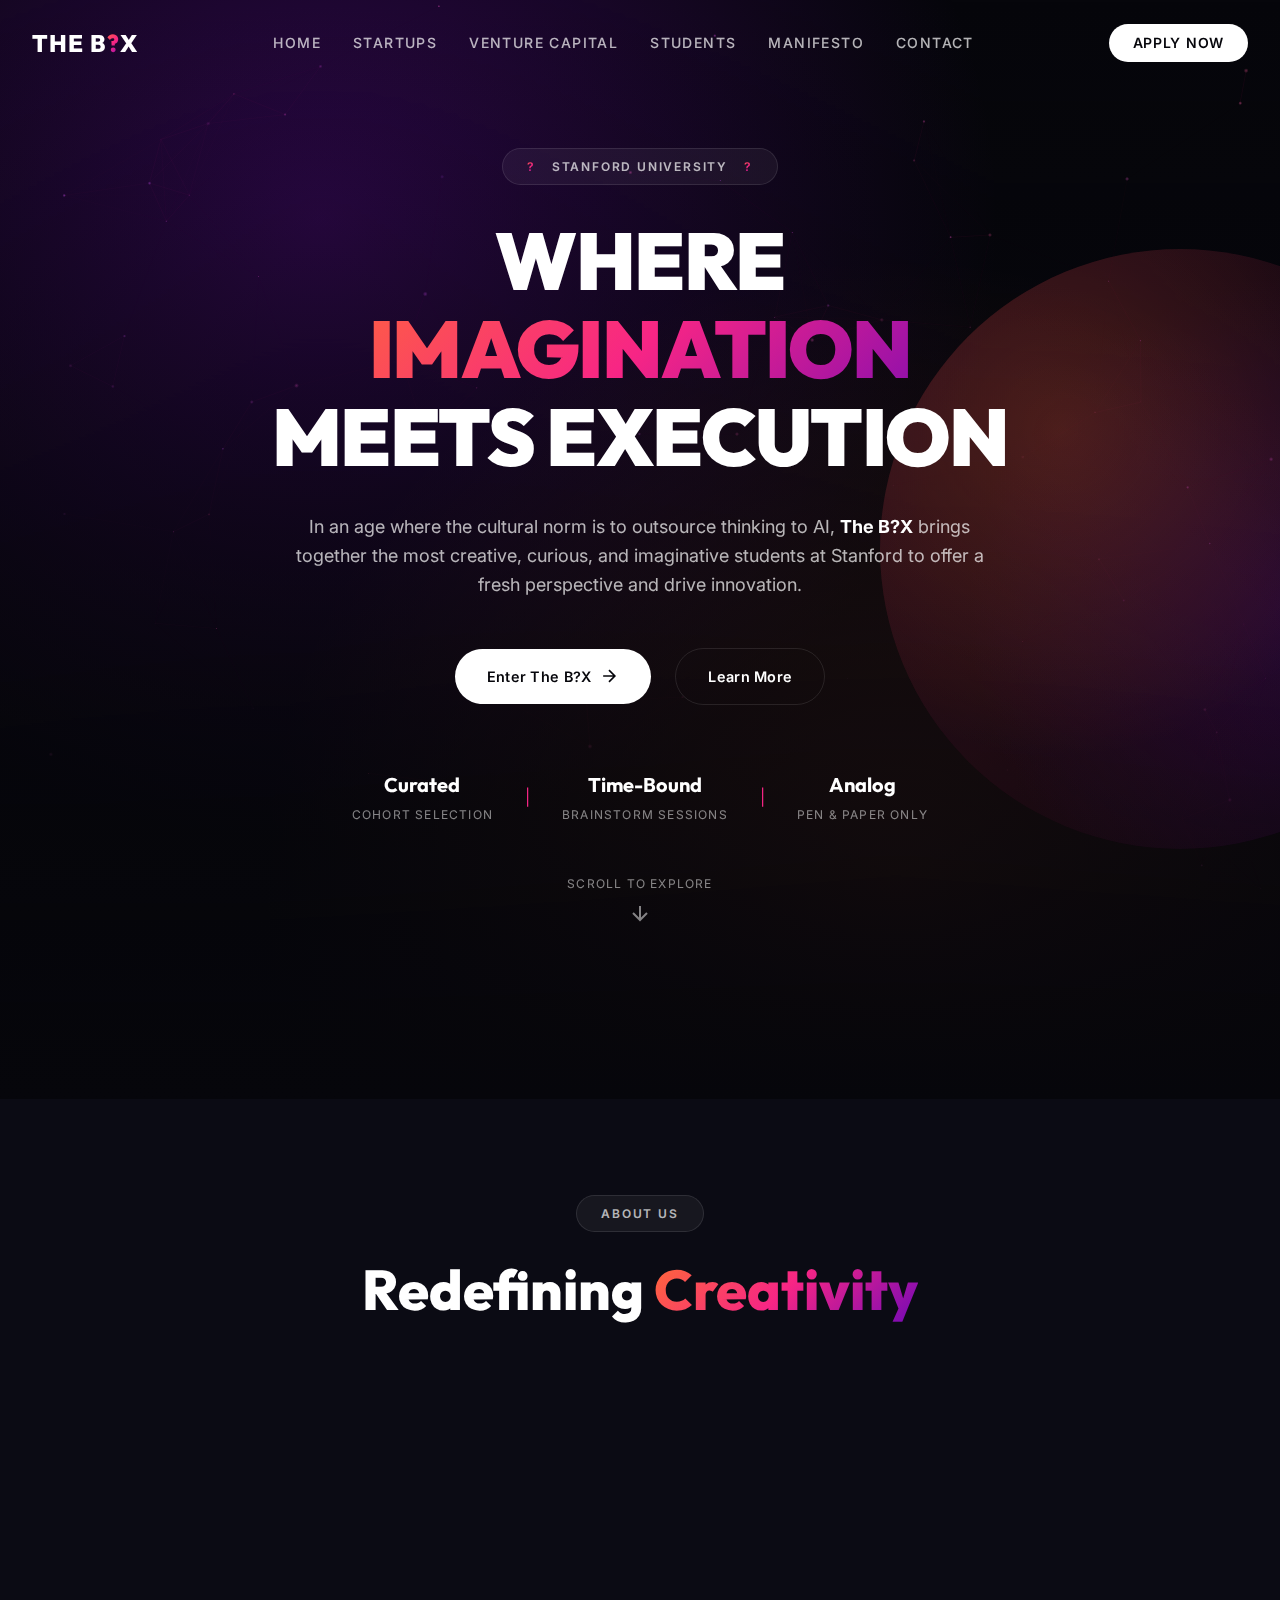
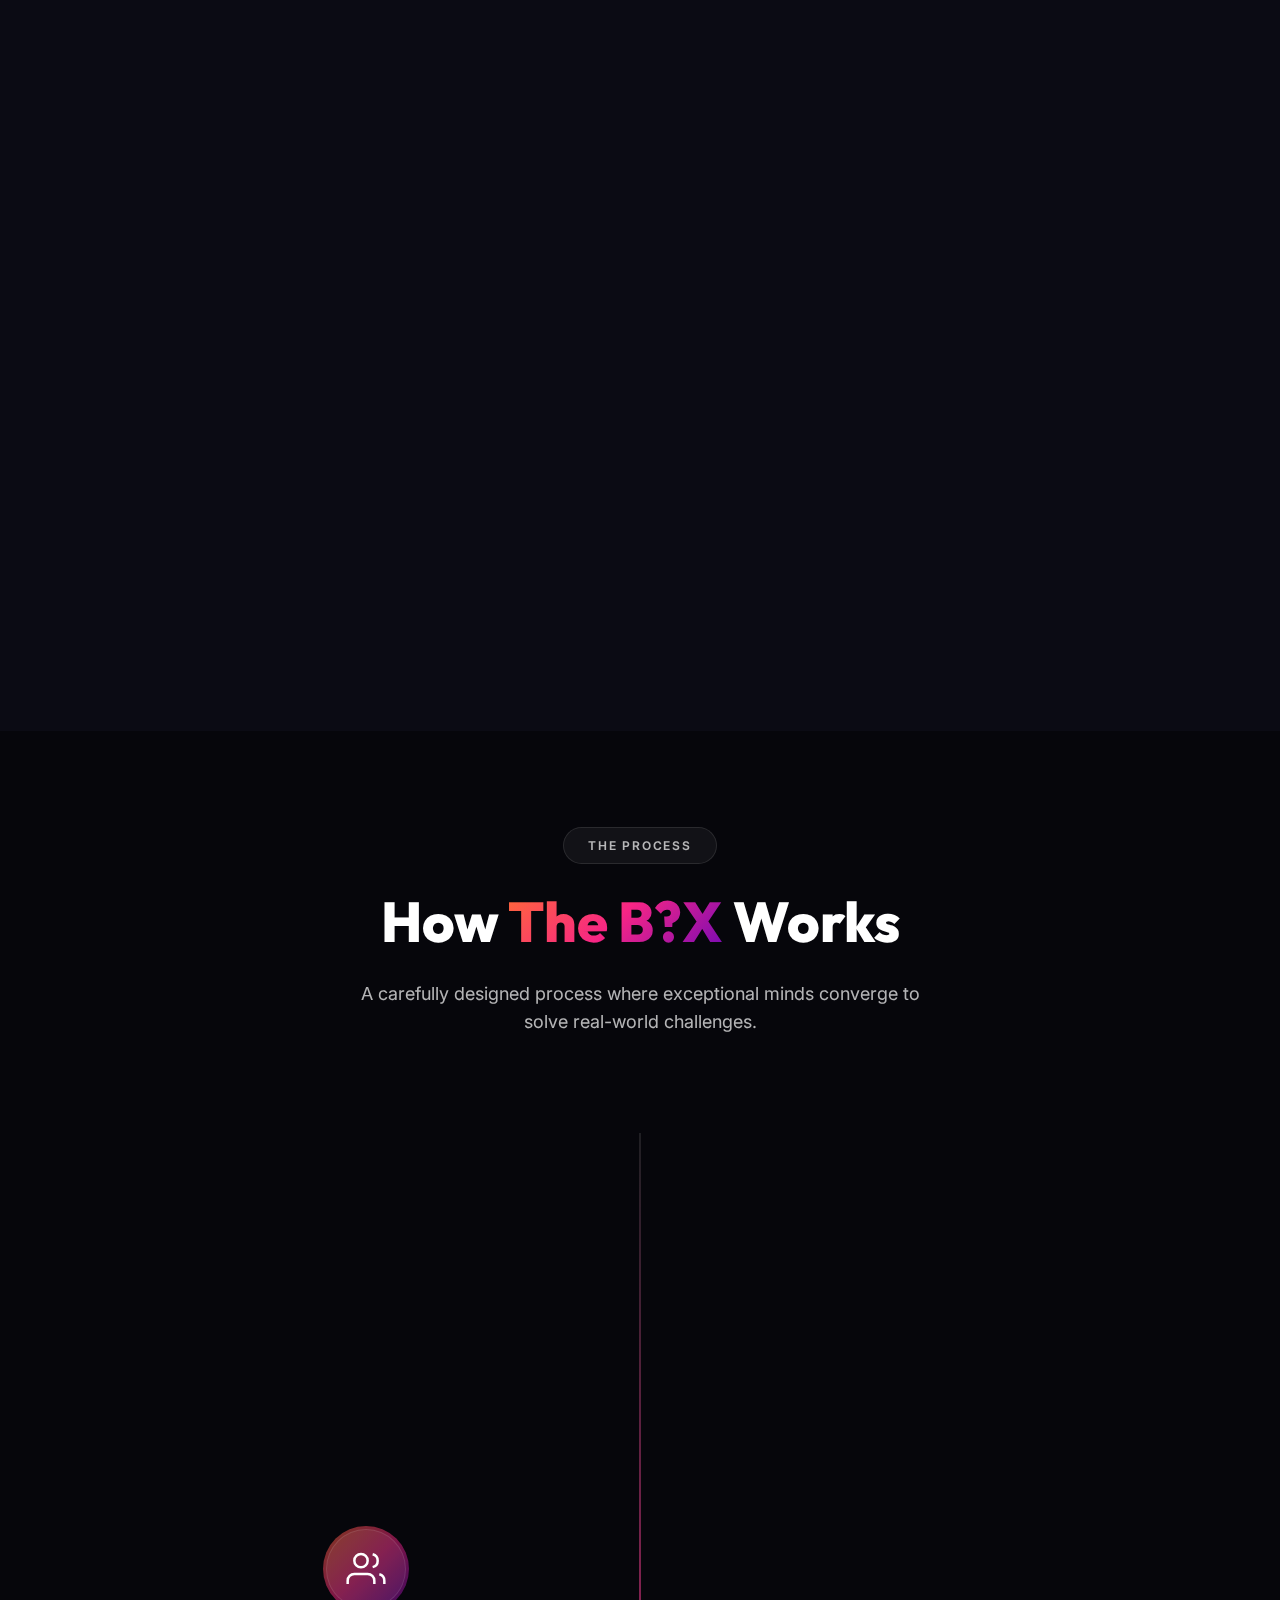
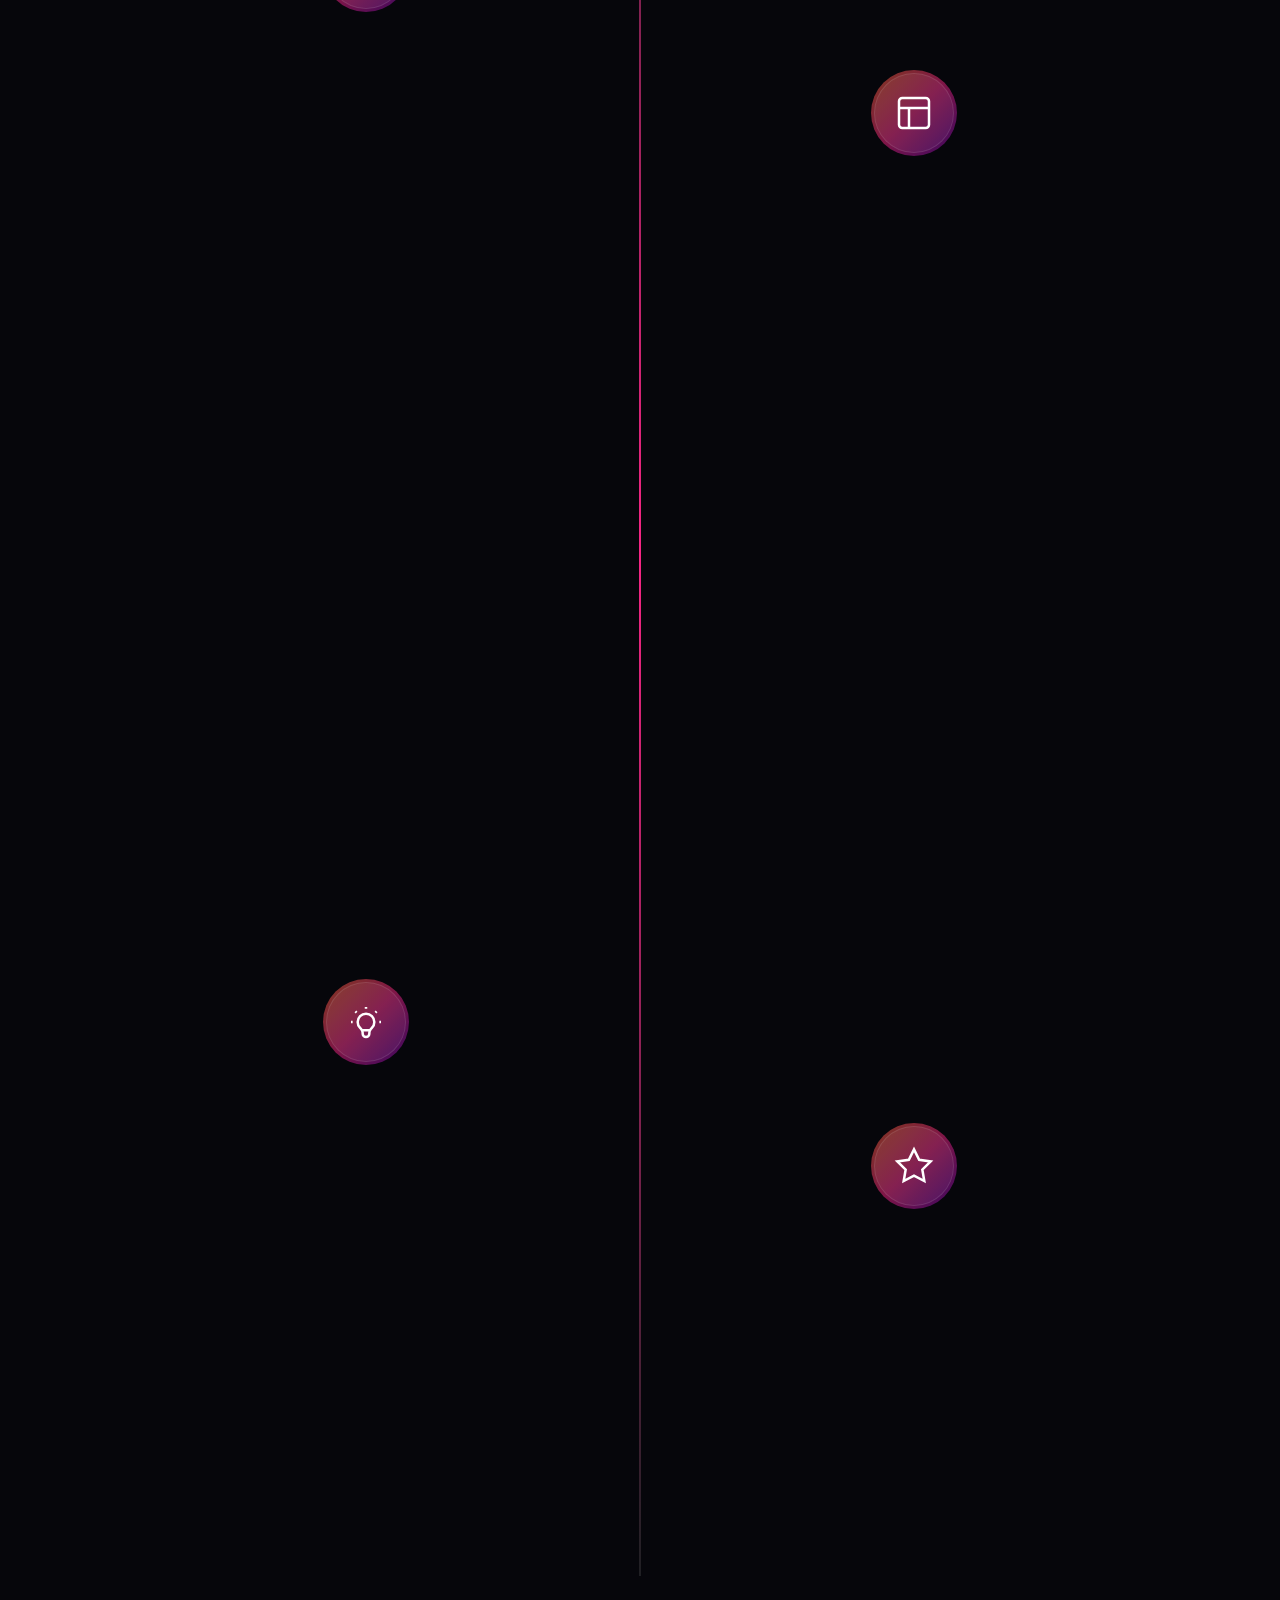
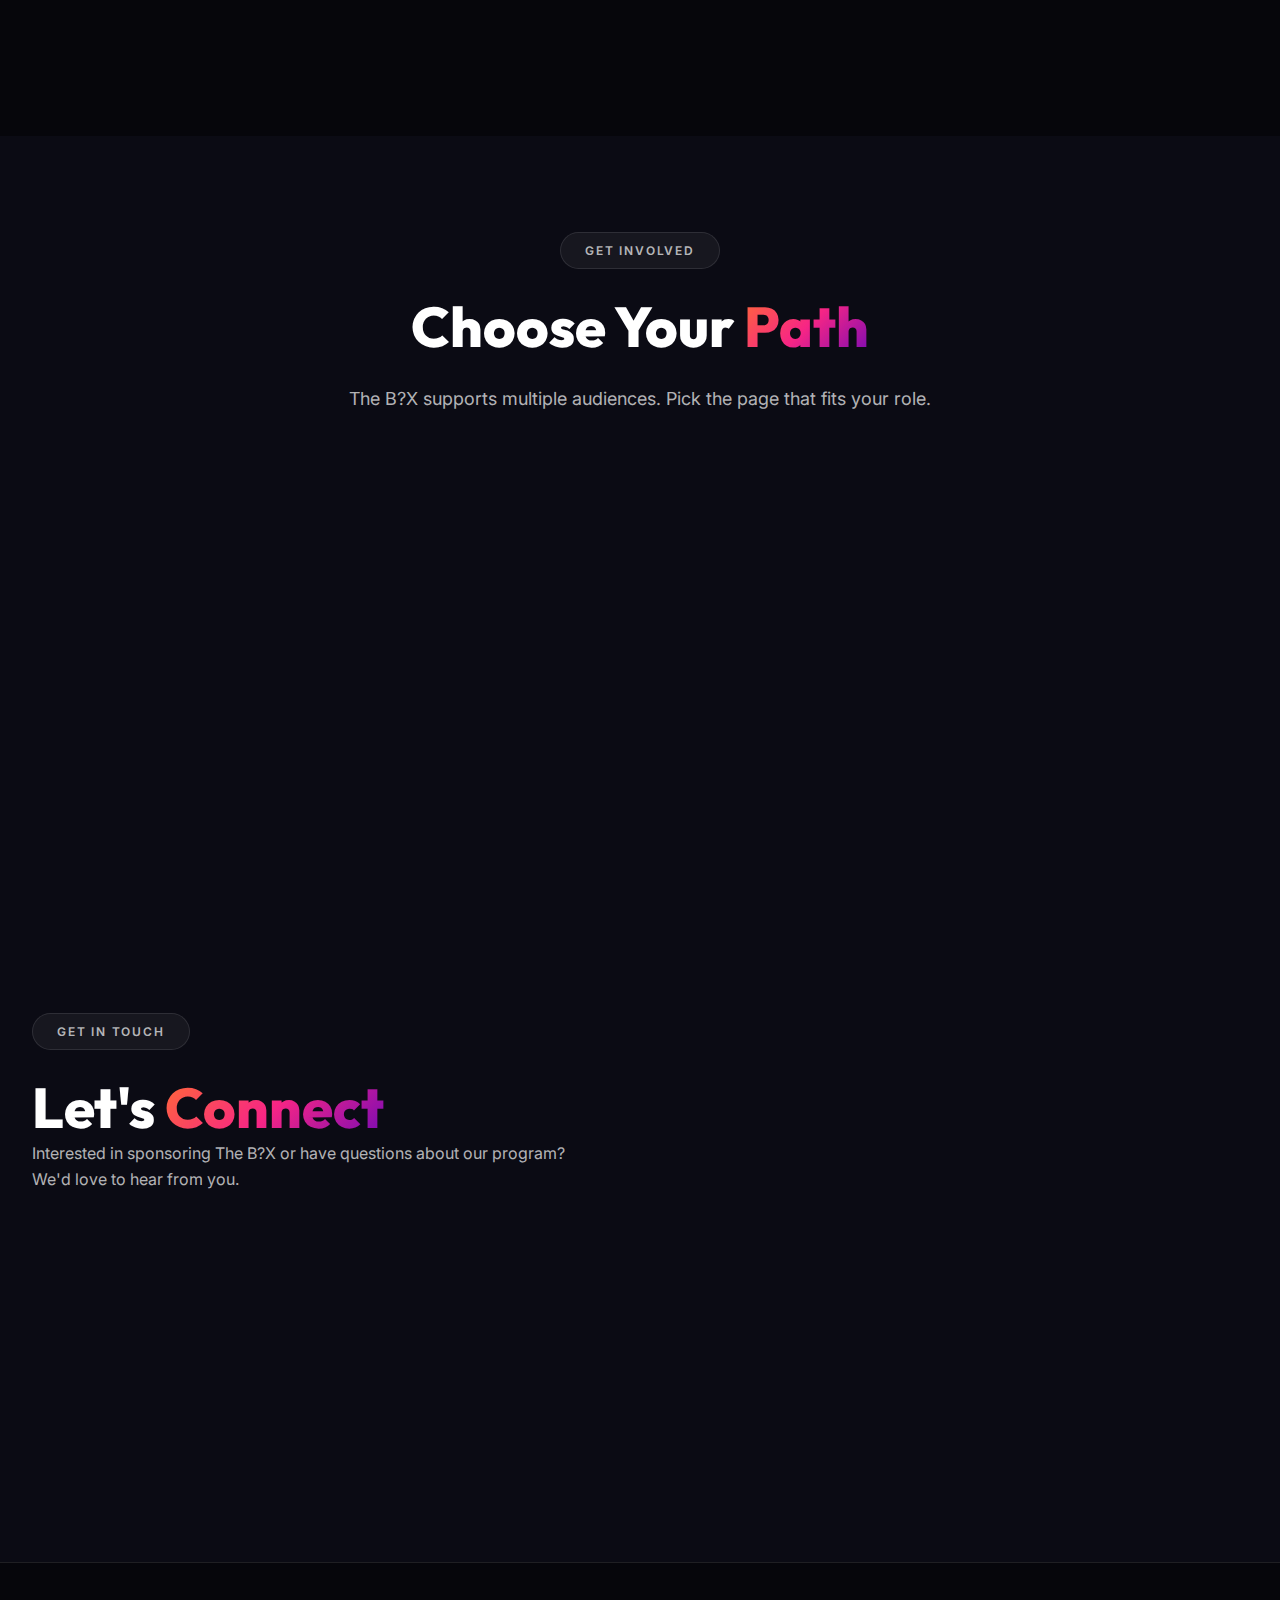
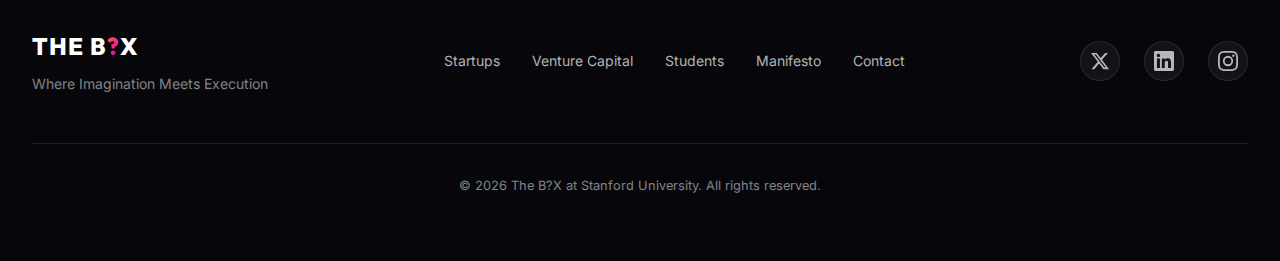
<file: index.html>
<!DOCTYPE html>
<html lang="en">
<head>
    <meta charset="UTF-8">
    <meta name="viewport" content="width=device-width, initial-scale=1.0">
    <meta name="description" content="The B?X is a Stanford-based creative think tank that pairs time-bound brainstorming with visionary execution.">
    <meta name="keywords" content="Stanford, innovation, brainstorming, creativity, student organization, entrepreneurship, visionary thinking">
    <meta property="og:title" content="The B?X | Where Imagination Meets Execution">
    <meta property="og:description" content="A Stanford organization bringing interdisciplinary thinkers together to solve real-world problems through creative, time-constrained brainstorming.">
    <meta property="og:type" content="website">
    <title>The B?X | Where Imagination Meets Execution</title>
    <link rel="preconnect" href="https://fonts.googleapis.com">
    <link rel="preconnect" href="https://fonts.gstatic.com" crossorigin>
    <link href="https://fonts.googleapis.com/css2?family=Inter:wght@300;400;500;600;700;800;900&family=Outfit:wght@300;400;500;600;700;800;900&display=swap" rel="stylesheet">
    <link rel="stylesheet" href="styles.css">
</head>
<body class="page-home">
    <div id="particles-container" class="particles-bg"></div>

    <nav class="navbar" id="navbar">
        <div class="nav-container">
            <a href="index.html" class="logo">
                <span class="logo-text">THE B<span class="logo-triangle">?</span>X</span>
            </a>
            <div class="nav-links">
                <a href="index.html" class="nav-link">Home</a>
                <a href="startups.html" class="nav-link">Startups</a>
                <a href="venture-capital.html" class="nav-link">Venture Capital</a>
                <a href="students.html" class="nav-link">Students</a>
                <a href="manifesto.html" class="nav-link">Manifesto</a>
                <a href="#contact" class="nav-link">Contact</a>
            </div>
            <a href="students.html#apply" class="nav-cta">Apply Now</a>
            <button class="mobile-menu-btn" id="mobile-menu-btn" aria-label="Toggle menu">
                <span></span>
                <span></span>
                <span></span>
            </button>
        </div>
    </nav>

    <div class="mobile-menu" id="mobile-menu">
        <a href="index.html" class="mobile-link">Home</a>
        <a href="startups.html" class="mobile-link">Startups</a>
        <a href="venture-capital.html" class="mobile-link">Venture Capital</a>
        <a href="students.html" class="mobile-link">Students</a>
        <a href="manifesto.html" class="mobile-link">Manifesto</a>
        <a href="#contact" class="mobile-link">Contact</a>
        <a href="students.html#apply" class="mobile-cta">Apply Now</a>
    </div>

    <section class="hero" id="hero">
        <div class="hero-bg-layers">
            <div class="hero-layer hero-layer-1"></div>
            <div class="hero-layer hero-layer-2"></div>
            <div class="hero-gradient"></div>
        </div>
        <div class="hero-content">
            <div class="hero-badge">
                <span class="badge-icon">?</span>
                <span>Stanford University</span>
                <span class="badge-icon">?</span>
            </div>
            <h1 class="hero-title">
                <span class="title-line">WHERE</span>
                <span class="title-line gradient-text">IMAGINATION</span>
                <span class="title-line">MEETS EXECUTION</span>
            </h1>
            <p class="hero-subtitle">
                In an age where the cultural norm is to outsource thinking to AI,
                <strong>The B?X</strong> brings together the most creative, curious,
                and imaginative students at Stanford to offer a fresh perspective and drive innovation.
            </p>
            <div class="hero-ctas">
                <a href="students.html#apply" class="btn btn-primary">
                    <span>Enter The B?X</span>
                    <svg width="20" height="20" viewBox="0 0 24 24" fill="none" stroke="currentColor" stroke-width="2">
                        <path d="M5 12h14M12 5l7 7-7 7"/>
                    </svg>
                </a>
                <a href="#about" class="btn btn-secondary">Learn More</a>
            </div>
            <div class="hero-stats">
                <div class="stat">
                    <span class="stat-value">Curated</span>
                    <span class="stat-label">Cohort Selection</span>
                </div>
                <div class="stat-divider">|</div>
                <div class="stat">
                    <span class="stat-value">Time-Bound</span>
                    <span class="stat-label">Brainstorm Sessions</span>
                </div>
                <div class="stat-divider">|</div>
                <div class="stat">
                    <span class="stat-value">Analog</span>
                    <span class="stat-label">Pen & Paper Only</span>
                </div>
            </div>
            <div class="scroll-indicator">
                <span>Scroll to explore</span>
                <div class="scroll-arrow">
                    <svg width="24" height="24" viewBox="0 0 24 24" fill="none" stroke="currentColor" stroke-width="2">
                        <path d="M12 5v14M5 12l7 7 7-7"/>
                    </svg>
                </div>
            </div>
        </div>
        <div class="hero-image-container">
            <div class="hero-sculpture" aria-hidden="true"></div>
        </div>
    </section>

    <section class="section about" id="about">
        <div class="container">
            <div class="section-header">
                <span class="section-tag">About Us</span>
                <h2 class="section-title">Redefining <span class="gradient-text">Creativity</span></h2>
            </div>
            <div class="about-grid">
                <div class="about-content">
                    <div class="about-card glass-card">
                        <div class="card-icon">
                            <svg width="32" height="32" viewBox="0 0 24 24" fill="none" stroke="currentColor" stroke-width="1.5">
                                <path d="M12 2L2 7l10 5 10-5-10-5zM2 17l10 5 10-5M2 12l10 5 10-5"/>
                            </svg>
                        </div>
                        <h3>Interdisciplinary Thinking</h3>
                        <p>We bring together students from engineering, arts, humanities, and sciences to create solutions that transcend traditional boundaries.</p>
                    </div>
                    <div class="about-card glass-card">
                        <div class="card-icon">
                            <svg width="32" height="32" viewBox="0 0 24 24" fill="none" stroke="currentColor" stroke-width="1.5">
                                <circle cx="12" cy="12" r="10"/>
                                <path d="M12 6v6l4 2"/>
                            </svg>
                        </div>
                        <h3>Time-Constrained Innovation</h3>
                        <p>Our research-backed environment operates under strict time constraints, pushing participants to think faster, bolder, and more creatively.</p>
                    </div>
                    <div class="about-card glass-card">
                        <div class="card-icon">
                            <svg width="32" height="32" viewBox="0 0 24 24" fill="none" stroke="currentColor" stroke-width="1.5">
                                <path d="M9.663 17h4.673M12 3v1m6.364 1.636l-.707.707M21 12h-1M4 12H3m3.343-5.657l-.707-.707m2.828 9.9a5 5 0 117.072 0l-.548.547A3.374 3.374 0 0014 18.469V19a2 2 0 11-4 0v-.531c0-.895-.356-1.754-.988-2.386l-.548-.547z"/>
                            </svg>
                        </div>
                        <h3>Analog-First Approach</h3>
                        <p>Students are limited to pen and paper and their own imagination. No AI assistance, no constant internet use. Just pure human creativity.</p>
                    </div>
                </div>
                <div class="about-visual">
                    <div class="visual-panel">
                        <div class="panel-links">
                            <a class="panel-link" href="#about">
                                About the Box
                                <span>Our foundation</span>
                            </a>
                            <a class="panel-link" href="#how-it-works">
                                The Process
                                <span>How the session runs</span>
                            </a>
                            <a class="panel-link" href="#pathways">
                                Choose a Path
                                <span>Startups, VCs, students</span>
                            </a>
                        </div>
                    </div>
                </div>
            </div>
        </div>
    </section>

    <section class="section how-it-works" id="how-it-works">
        <div class="container">
            <div class="section-header">
                <span class="section-tag">The Process</span>
                <h2 class="section-title">How <span class="gradient-text">The B?X</span> Works</h2>
                <p class="section-description">A carefully designed process where exceptional minds converge to solve real-world challenges.</p>
            </div>
            <div class="process-timeline">
                <div class="timeline-line"></div>
                <div class="process-step" data-step="01">
                    <div class="step-content glass-card">
                        <div class="step-number">01</div>
                        <h3>Curated Selection</h3>
                        <p>Only a curated cohort of exceptional students are chosen to enter The B?X. We look for diverse perspectives and creative track records.</p>
                    </div>
                    <div class="step-visual">
                        <div class="step-icon">
                            <svg width="40" height="40" viewBox="0 0 24 24" fill="none" stroke="currentColor" stroke-width="1.5">
                                <path d="M17 21v-2a4 4 0 0 0-4-4H5a4 4 0 0 0-4 4v2"/>
                                <circle cx="9" cy="7" r="4"/>
                                <path d="M23 21v-2a4 4 0 0 0-3-3.87m-4-12a4 4 0 0 1 0 7.75"/>
                            </svg>
                        </div>
                    </div>
                </div>
                <div class="process-step" data-step="02">
                    <div class="step-visual">
                        <div class="step-icon">
                            <svg width="40" height="40" viewBox="0 0 24 24" fill="none" stroke="currentColor" stroke-width="1.5">
                                <rect x="3" y="3" width="18" height="18" rx="2" ry="2"/>
                                <line x1="3" y1="9" x2="21" y2="9"/>
                                <line x1="9" y1="21" x2="9" y2="9"/>
                            </svg>
                        </div>
                    </div>
                    <div class="step-content glass-card">
                        <div class="step-number">02</div>
                        <h3>Enter The Box</h3>
                        <p>Groups enter a box-like environment for time-constrained brainstorm sessions. No internet, no digital tools, just pen, paper, and imagination.</p>
                    </div>
                </div>
                <div class="process-step" data-step="03">
                    <div class="step-content glass-card">
                        <div class="step-number">03</div>
                        <h3>Freeflow Ideation</h3>
                        <p>Students engage in freeflow style ideation that differs from risk-averse structures used in traditional consulting.</p>
                    </div>
                    <div class="step-visual">
                        <div class="step-icon">
                            <svg width="40" height="40" viewBox="0 0 24 24" fill="none" stroke="currentColor" stroke-width="1.5">
                                <path d="M9.663 17h4.673M12 3v1m6.364 1.636l-.707.707M21 12h-1M4 12H3m3.343-5.657l-.707-.707m2.828 9.9a5 5 0 117.072 0l-.548.547A3.374 3.374 0 0014 18.469V19a2 2 0 11-4 0v-.531c0-.895-.356-1.754-.988-2.386l-.548-.547z"/>
                            </svg>
                        </div>
                    </div>
                </div>
                <div class="process-step" data-step="04">
                    <div class="step-visual">
                        <div class="step-icon">
                            <svg width="40" height="40" viewBox="0 0 24 24" fill="none" stroke="currentColor" stroke-width="1.5">
                                <polygon points="12 2 15.09 8.26 22 9.27 17 14.14 18.18 21.02 12 17.77 5.82 21.02 7 14.14 2 9.27 8.91 8.26 12 2"/>
                            </svg>
                        </div>
                    </div>
                    <div class="step-content glass-card">
                        <div class="step-number">04</div>
                        <h3>Exceptional Ideas Selected</h3>
                        <p>The admin team and faculty advisors review all solutions, selecting the most exceptional ideas for a pitch to partners and investors.</p>
                    </div>
                </div>
            </div>
        </div>
    </section>

    <section class="section pathways" id="pathways">
        <div class="container">
            <div class="section-header">
                <span class="section-tag">Get Involved</span>
                <h2 class="section-title">Choose Your <span class="gradient-text">Path</span></h2>
                <p class="section-description">The B?X supports multiple audiences. Pick the page that fits your role.</p>
            </div>
            <div class="pathways-grid">
                <a href="startups.html" class="pathway-card glass-card">
                    <div class="pathway-icon">?</div>
                    <h3>Startups & Businesses</h3>
                    <p>Bring a hard problem and leave with a fresh, human-first breakthrough.</p>
                    <span class="pathway-link">Explore startup engagements</span>
                </a>
                <a href="venture-capital.html" class="pathway-card glass-card">
                    <div class="pathway-icon">?</div>
                    <h3>Venture Capital</h3>
                    <p>Gain early visibility into teams, ideas, and new market directions.</p>
                    <span class="pathway-link">See the VC partnership model</span>
                </a>
                <a href="students.html" class="pathway-card glass-card">
                    <div class="pathway-icon">?</div>
                    <h3>Student Applications</h3>
                    <p>Apply to join the cohort and practice visionary problem solving.</p>
                    <span class="pathway-link">Start your application</span>
                </a>
            </div>
        </div>
    </section>

    <section class="section contact" id="contact">
        <div class="container">
            <div class="contact-grid">
                <div class="contact-info">
                    <span class="section-tag">Get In Touch</span>
                    <h2 class="section-title">Let's <span class="gradient-text">Connect</span></h2>
                    <p class="contact-description">
                        Interested in sponsoring The B?X or have questions about our program?
                        We'd love to hear from you.
                    </p>
                    <div class="contact-methods">
                        <a href="mailto:thebox@stanford.edu" class="contact-method">
                            <div class="method-icon">
                                <svg width="24" height="24" viewBox="0 0 24 24" fill="none" stroke="currentColor" stroke-width="1.5">
                                    <path d="M4 4h16c1.1 0 2 .9 2 2v12c0 1.1-.9 2-2 2H4c-1.1 0-2-.9-2-2V6c0-1.1.9-2 2-2z"/>
                                    <polyline points="22,6 12,13 2,6"/>
                                </svg>
                            </div>
                            <span>thebox@stanford.edu</span>
                        </a>
                        <a href="#" class="contact-method">
                            <div class="method-icon">
                                <svg width="24" height="24" viewBox="0 0 24 24" fill="none" stroke="currentColor" stroke-width="1.5">
                                    <path d="M21 10c0 7-9 13-9 13s-9-6-9-13a9 9 0 0 1 18 0z"/>
                                    <circle cx="12" cy="10" r="3"/>
                                </svg>
                            </div>
                            <span>Stanford University, CA</span>
                        </a>
                    </div>
                </div>
                <div class="contact-visual">
                    <div class="visual-panel">
                        <div class="panel-links">
                            <a class="panel-link" href="mailto:thebox@stanford.edu">
                                Email Us
                                <span>thebox@stanford.edu</span>
                            </a>
                            <a class="panel-link" href="manifesto.html">
                                Read the Manifesto
                                <span>Vision and motivation</span>
                            </a>
                            <a class="panel-link" href="students.html#apply">
                                Apply Now
                                <span>Stanford students</span>
                            </a>
                        </div>
                    </div>
                </div>
            </div>
        </div>
    </section>

    <footer class="footer">
        <div class="container">
            <div class="footer-content">
                <div class="footer-brand">
                    <a href="index.html" class="footer-logo">
                        <span class="logo-text">THE B<span class="logo-triangle">?</span>X</span>
                    </a>
                    <p class="footer-tagline">Where Imagination Meets Execution</p>
                </div>
                <div class="footer-links">
                    <a href="startups.html">Startups</a>
                    <a href="venture-capital.html">Venture Capital</a>
                    <a href="students.html">Students</a>
                    <a href="manifesto.html">Manifesto</a>
                    <a href="#contact">Contact</a>
                </div>
                <div class="footer-social">
                    <a href="#" class="social-link" aria-label="Twitter">
                        <svg width="20" height="20" viewBox="0 0 24 24" fill="currentColor">
                            <path d="M18.244 2.25h3.308l-7.227 8.26 8.502 11.24H16.17l-5.214-6.817L4.99 21.75H1.68l7.73-8.835L1.254 2.25H8.08l4.713 6.231zm-1.161 17.52h1.833L7.084 4.126H5.117z"/>
                        </svg>
                    </a>
                    <a href="#" class="social-link" aria-label="LinkedIn">
                        <svg width="20" height="20" viewBox="0 0 24 24" fill="currentColor">
                            <path d="M20.447 20.452h-3.554v-5.569c0-1.328-.027-3.037-1.852-3.037-1.853 0-2.136 1.445-2.136 2.939v5.667H9.351V9h3.414v1.561h.046c.477-.9 1.637-1.85 3.37-1.85 3.601 0 4.267 2.37 4.267 5.455v6.286zM5.337 7.433c-1.144 0-2.063-.926-2.063-2.065 0-1.138.92-2.063 2.063-2.063 1.14 0 2.064.925 2.064 2.063 0 1.139-.925 2.065-2.064 2.065zm1.782 13.019H3.555V9h3.564v11.452zM22.225 0H1.771C.792 0 0 .774 0 1.729v20.542C0 23.227.792 24 1.771 24h20.451C23.2 24 24 23.227 24 22.271V1.729C24 .774 23.2 0 22.222 0h.003z"/>
                        </svg>
                    </a>
                    <a href="#" class="social-link" aria-label="Instagram">
                        <svg width="20" height="20" viewBox="0 0 24 24" fill="currentColor">
                            <path d="M12 2.163c3.204 0 3.584.012 4.85.07 3.252.148 4.771 1.691 4.919 4.919.058 1.265.069 1.645.069 4.849 0 3.205-.012 3.584-.069 4.849-.149 3.225-1.664 4.771-4.919 4.919-1.266.058-1.644.07-4.85.07-3.204 0-3.584-.012-4.849-.07-3.26-.149-4.771-1.699-4.919-4.92-.058-1.265-.07-1.644-.07-4.849 0-3.204.013-3.583.07-4.849.149-3.227 1.664-4.771 4.919-4.919 1.266-.057 1.645-.069 4.849-.069zM12 0C8.741 0 8.333.014 7.053.072 2.695.272.273 2.69.073 7.052.014 8.333 0 8.741 0 12c0 3.259.014 3.668.072 4.948.2 4.358 2.618 6.78 6.98 6.98C8.333 23.986 8.741 24 12 24c3.259 0 3.668-.014 4.948-.072 4.354-.2 6.782-2.618 6.979-6.98.059-1.28.073-1.689.073-4.948 0-3.259-.014-3.667-.072-4.947-.196-4.354-2.617-6.78-6.979-6.98C15.668.014 15.259 0 12 0zm0 5.838a6.162 6.162 0 100 12.324 6.162 6.162 0 000-12.324zM12 16a4 4 0 110-8 4 4 0 010 8zm6.406-11.845a1.44 1.44 0 100 2.881 1.44 1.44 0 000-2.881z"/>
                        </svg>
                    </a>
                </div>
            </div>
            <div class="footer-bottom">
                <p>&copy; 2026 The B?X at Stanford University. All rights reserved.</p>
            </div>
        </div>
    </footer>

    <script src="script.js"></script>
</body>
</html>
</file>
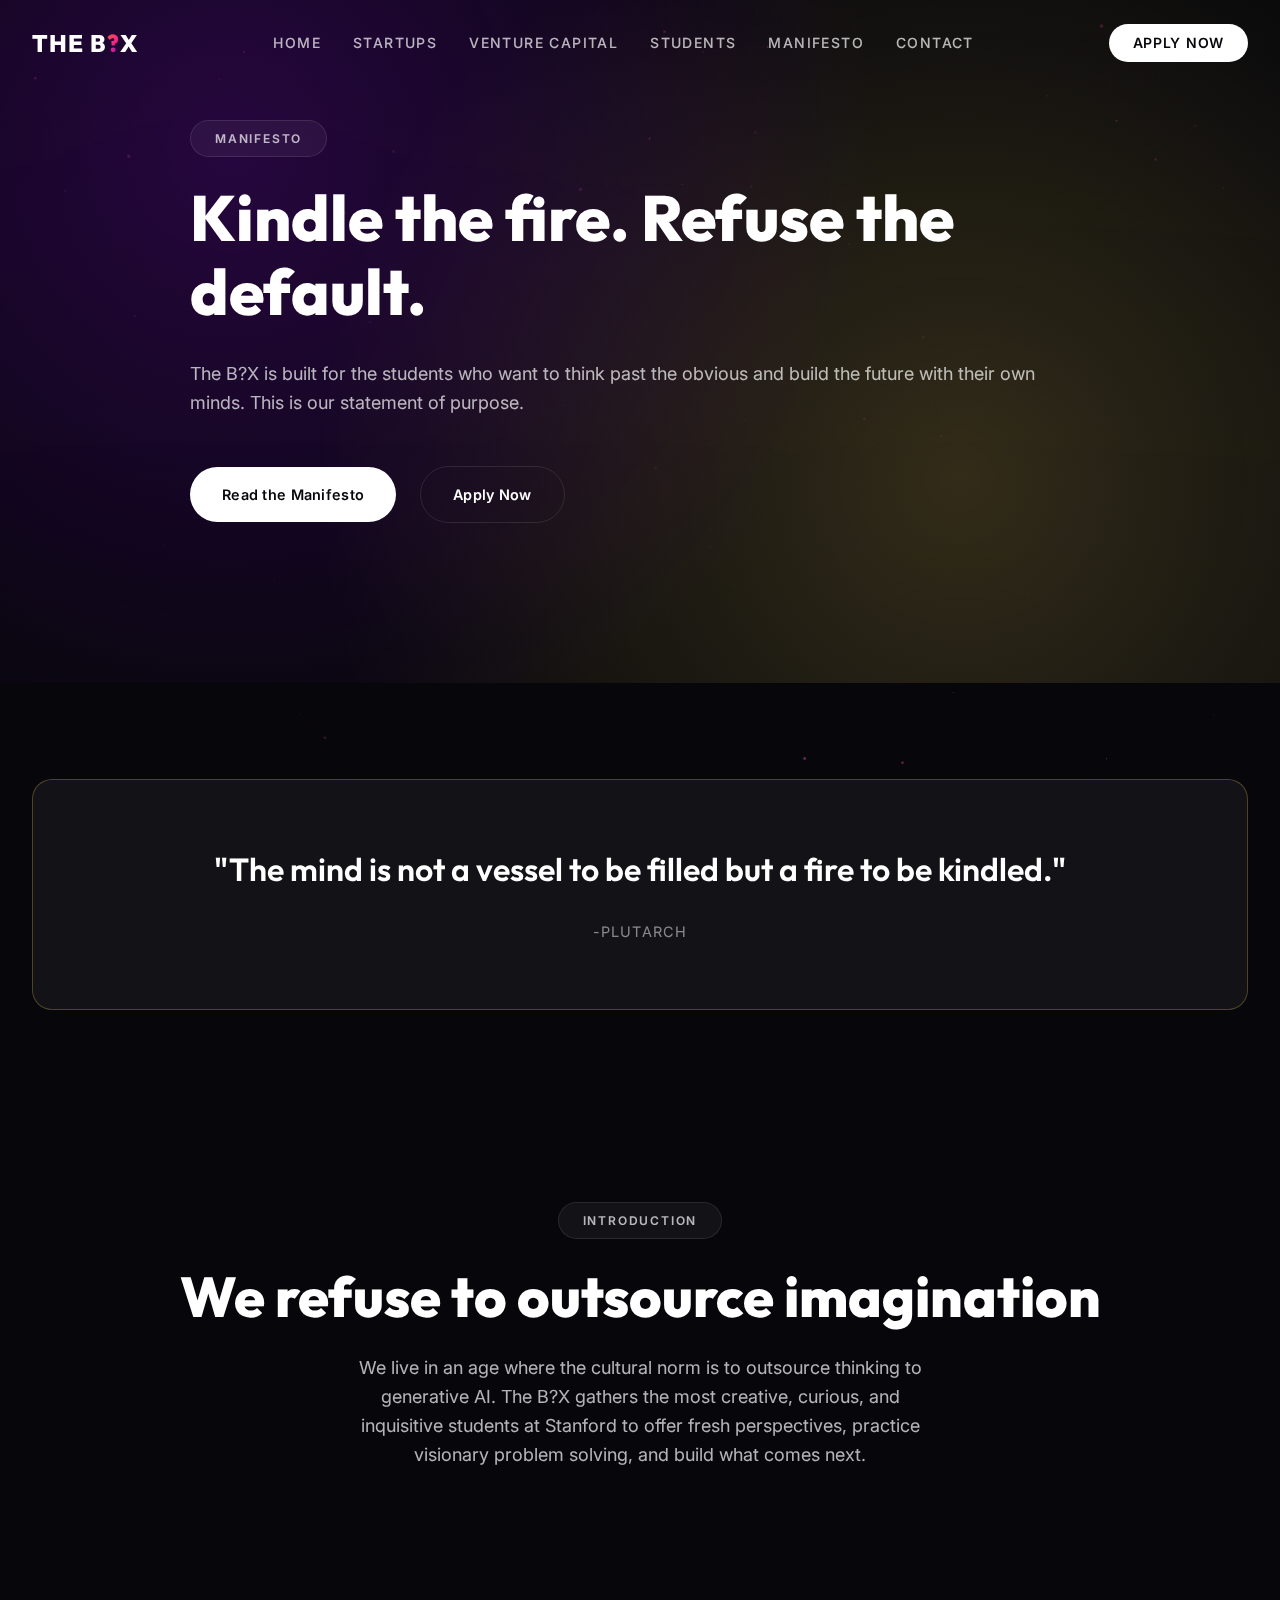
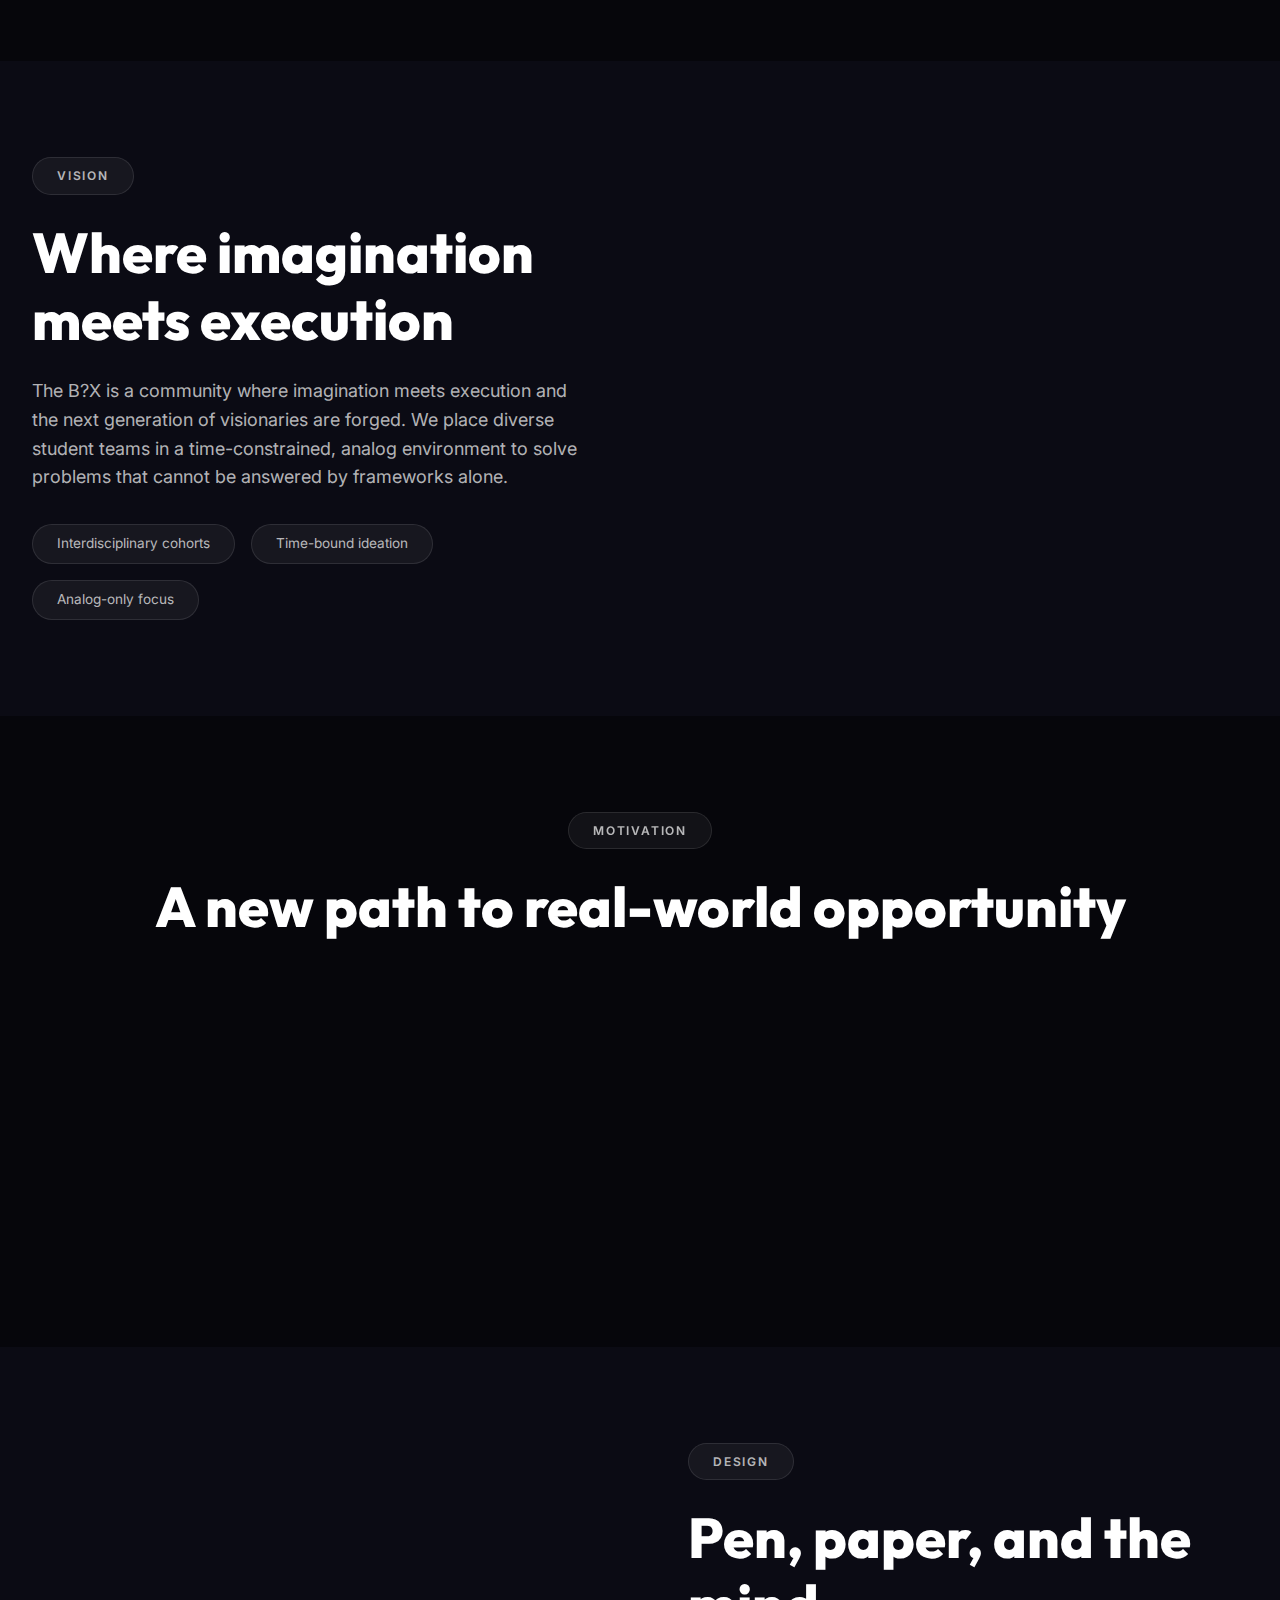
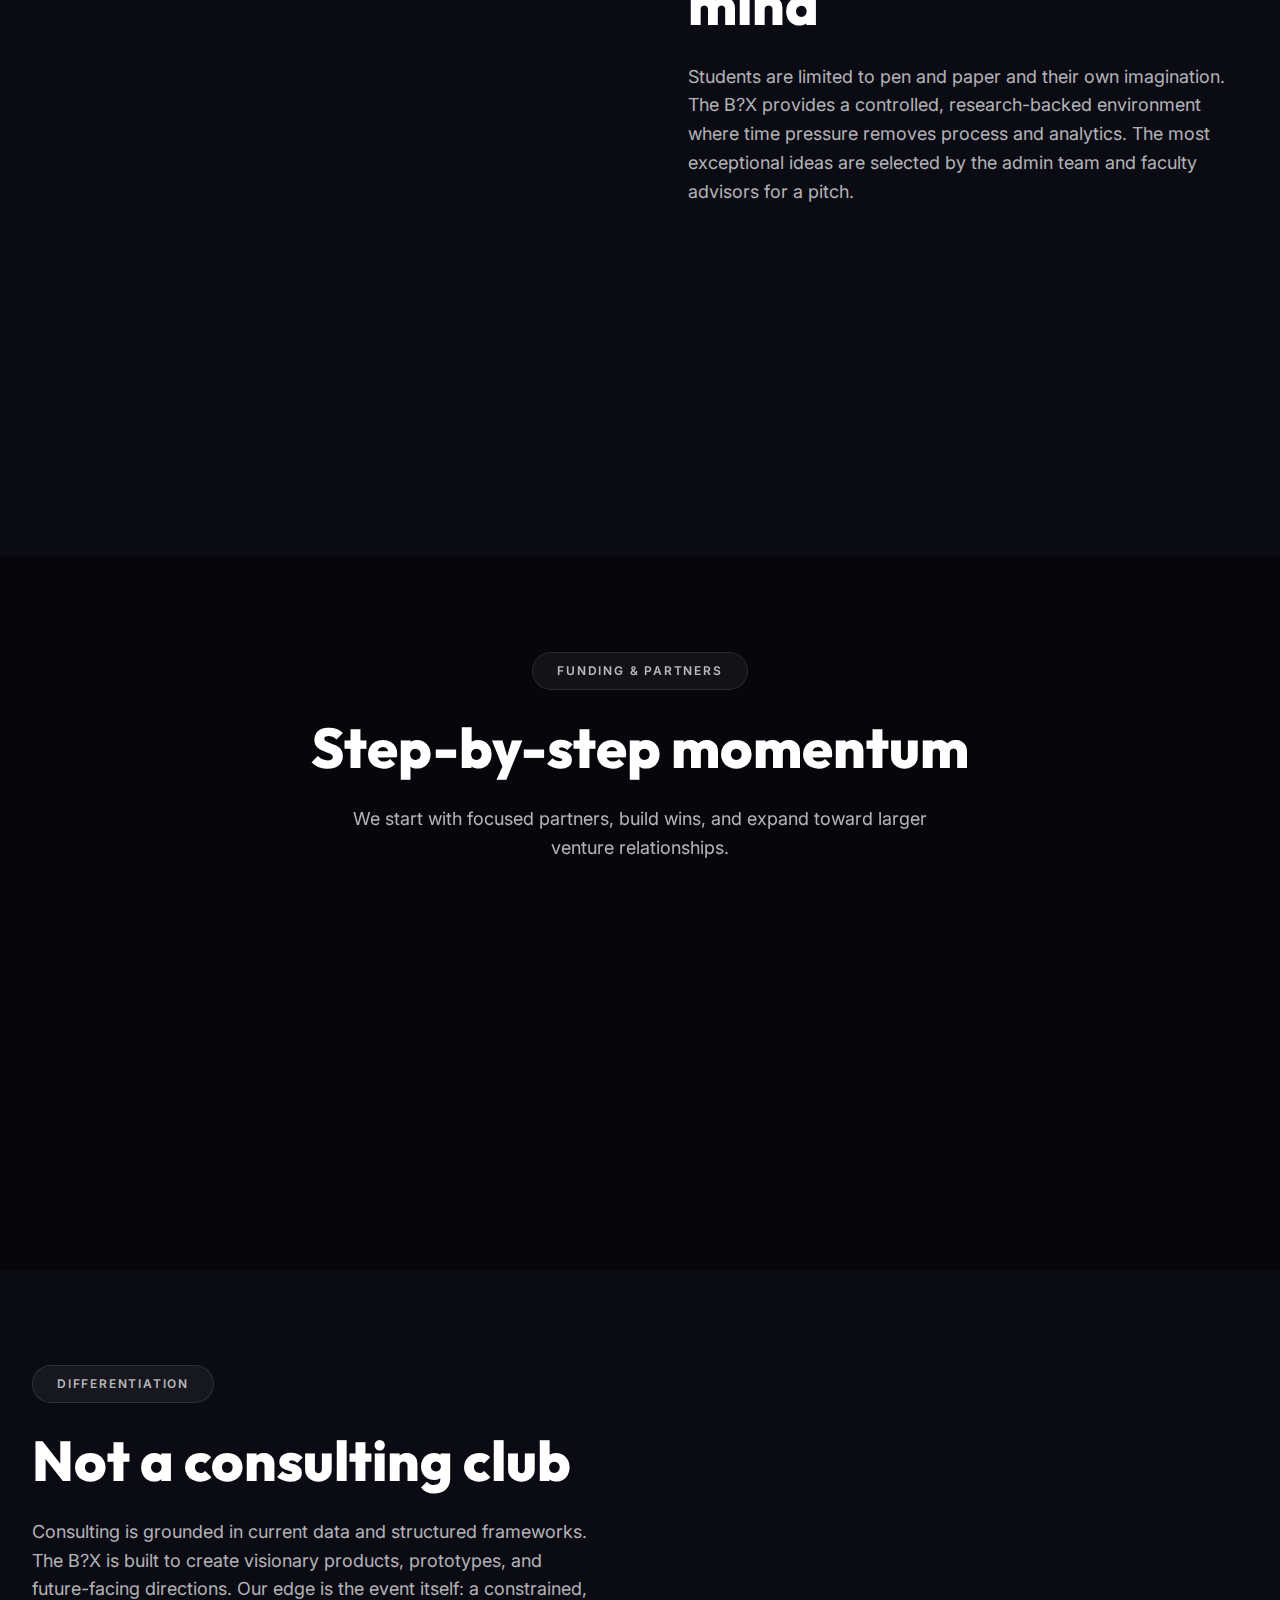
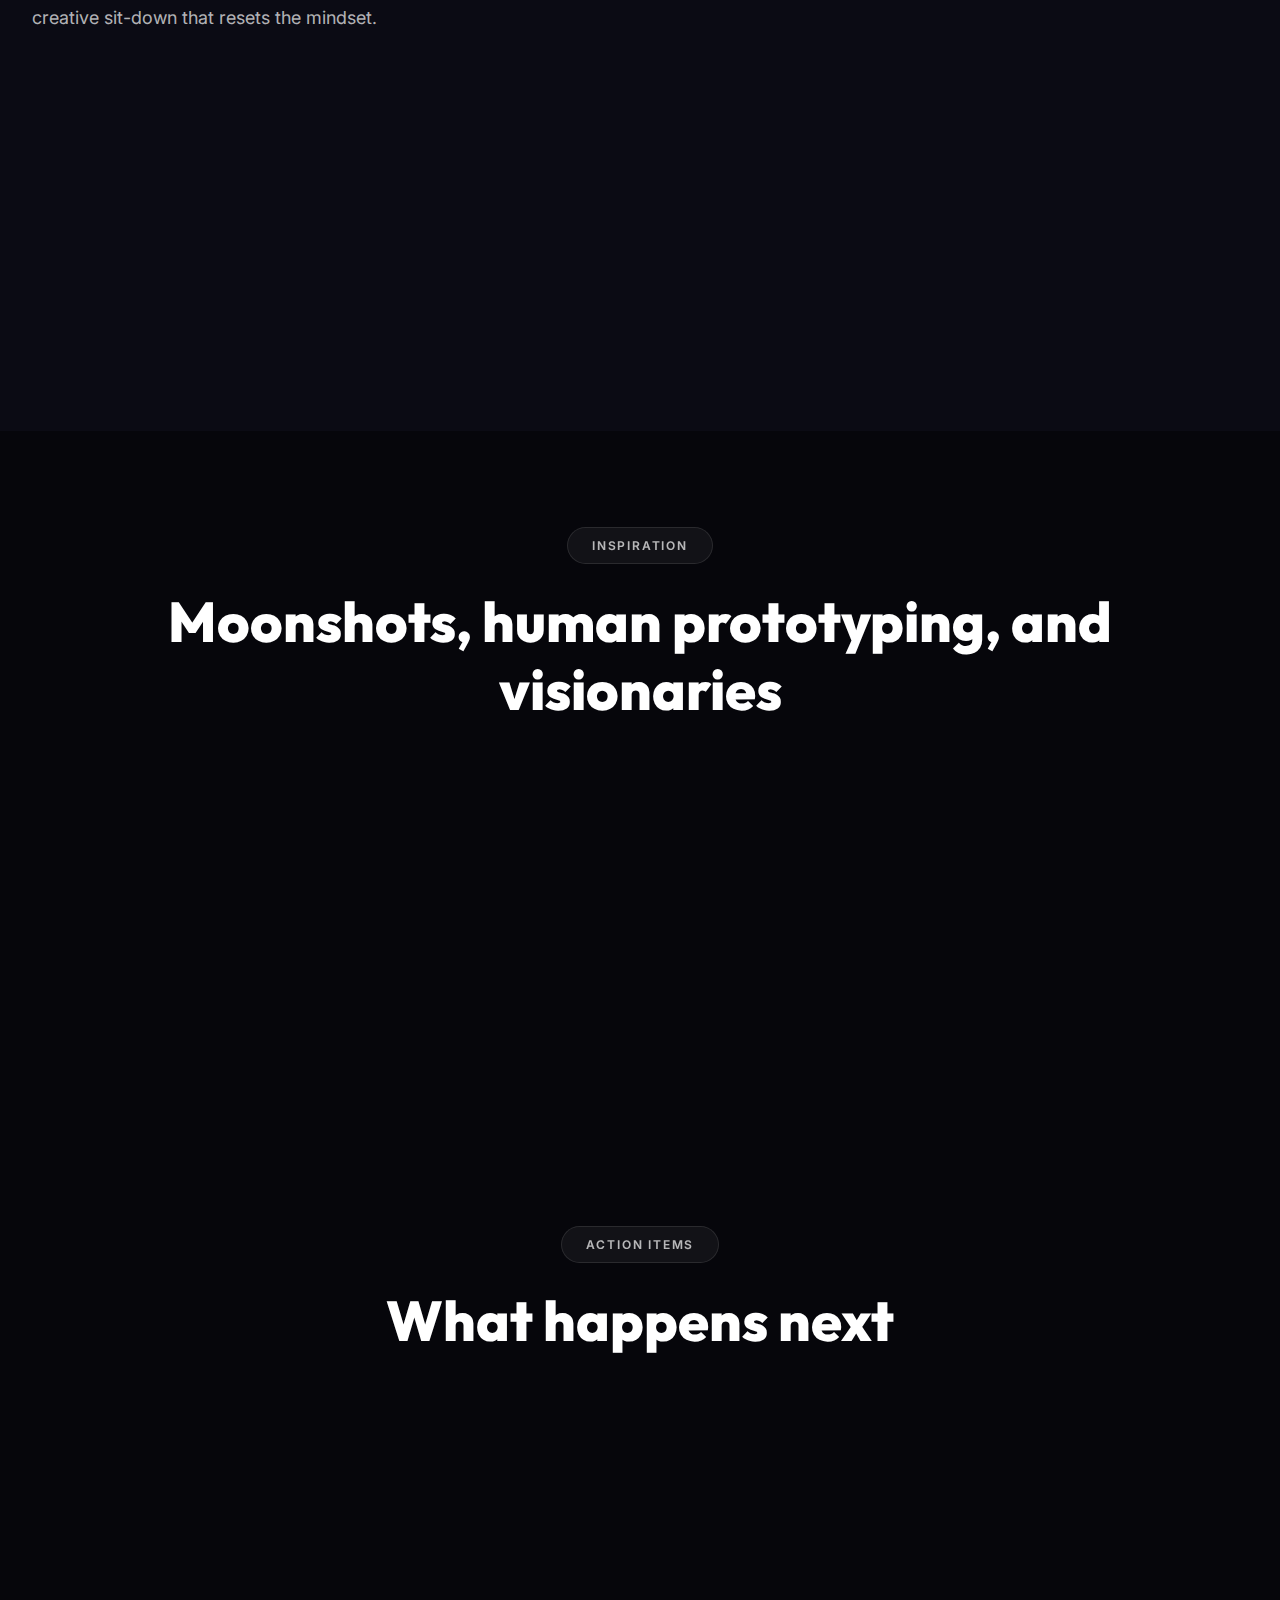
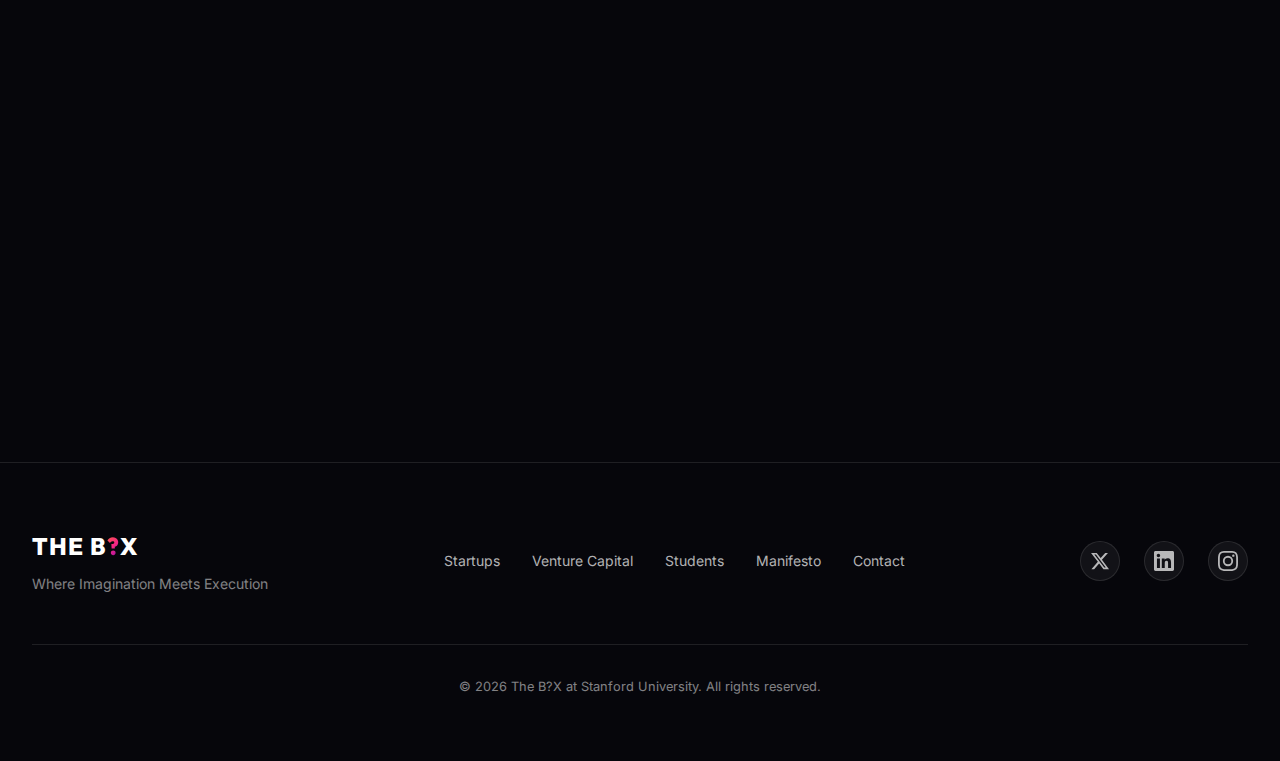
<file: manifesto.html>
<!DOCTYPE html>
<html lang="en">
<head>
    <meta charset="UTF-8">
    <meta name="viewport" content="width=device-width, initial-scale=1.0">
    <meta name="description" content="The B?X manifesto: a statement on visionary thinking, analog creativity, and the future of ideation at Stanford.">
    <meta name="keywords" content="manifesto, Stanford, creativity, brainstorming, innovation, The B?X">
    <meta property="og:title" content="The B?X | Manifesto">
    <meta property="og:description" content="A statement of purpose for The B?X: the next generation of visionaries.">
    <meta property="og:type" content="website">
    <title>The B?X | Manifesto</title>
    <link rel="preconnect" href="https://fonts.googleapis.com">
    <link rel="preconnect" href="https://fonts.gstatic.com" crossorigin>
    <link href="https://fonts.googleapis.com/css2?family=Inter:wght@300;400;500;600;700;800;900&family=Outfit:wght@300;400;500;600;700;800;900&display=swap" rel="stylesheet">
    <link rel="stylesheet" href="styles.css">
</head>
<body class="page-manifesto">
    <div id="particles-container" class="particles-bg"></div>

    <nav class="navbar" id="navbar">
        <div class="nav-container">
            <a href="index.html" class="logo">
                <span class="logo-text">THE B<span class="logo-triangle">?</span>X</span>
            </a>
            <div class="nav-links">
                <a href="index.html" class="nav-link">Home</a>
                <a href="startups.html" class="nav-link">Startups</a>
                <a href="venture-capital.html" class="nav-link">Venture Capital</a>
                <a href="students.html" class="nav-link">Students</a>
                <a href="manifesto.html" class="nav-link">Manifesto</a>
                <a href="#contact" class="nav-link">Contact</a>
            </div>
            <a href="students.html#apply" class="nav-cta">Apply Now</a>
            <button class="mobile-menu-btn" id="mobile-menu-btn" aria-label="Toggle menu">
                <span></span>
                <span></span>
                <span></span>
            </button>
        </div>
    </nav>

    <div class="mobile-menu" id="mobile-menu">
        <a href="index.html" class="mobile-link">Home</a>
        <a href="startups.html" class="mobile-link">Startups</a>
        <a href="venture-capital.html" class="mobile-link">Venture Capital</a>
        <a href="students.html" class="mobile-link">Students</a>
        <a href="manifesto.html" class="mobile-link">Manifesto</a>
        <a href="#contact" class="mobile-link">Contact</a>
        <a href="students.html#apply" class="mobile-cta">Apply Now</a>
    </div>

    <section class="page-hero">
        <div class="page-hero-bg"></div>
        <div class="container">
            <div class="page-hero-content">
                <span class="section-tag">Manifesto</span>
                <h1 class="page-hero-title">Kindle the fire. Refuse the default.</h1>
                <p class="page-hero-subtitle">
                    The B?X is built for the students who want to think past the obvious and build the future with
                    their own minds. This is our statement of purpose.
                </p>
                <div class="hero-ctas">
                    <a href="#introduction" class="btn btn-primary">Read the Manifesto</a>
                    <a href="students.html#apply" class="btn btn-secondary">Apply Now</a>
                </div>
            </div>
        </div>
    </section>

    <section class="section">
        <div class="container">
            <div class="quote-block glass-card">
                <p>"The mind is not a vessel to be filled but a fire to be kindled."</p>
                <span class="quote-note">-Plutarch</span>
            </div>
        </div>
    </section>

    <section class="section" id="introduction">
        <div class="container">
            <div class="section-header">
                <span class="section-tag">Introduction</span>
                <h2 class="section-title">We refuse to outsource imagination</h2>
                <p class="section-description">
                    We live in an age where the cultural norm is to outsource thinking to generative AI. The B?X
                    gathers the most creative, curious, and inquisitive students at Stanford to offer fresh
                    perspectives, practice visionary problem solving, and build what comes next.
                </p>
            </div>
        </div>
    </section>

    <section class="section section-split">
        <div class="container">
            <div class="split-grid">
                <div class="split-text">
                    <span class="section-tag">Vision</span>
                    <h2 class="section-title">Where imagination meets execution</h2>
                    <p class="section-description">
                        The B?X is a community where imagination meets execution and the next generation of
                        visionaries are forged. We place diverse student teams in a time-constrained, analog
                        environment to solve problems that cannot be answered by frameworks alone.
                    </p>
                    <div class="pill-list">
                        <span>Interdisciplinary cohorts</span>
                        <span>Time-bound ideation</span>
                        <span>Analog-only focus</span>
                    </div>
                </div>
                <div class="split-visual">
                    <div class="visual-panel">
                        <div class="panel-links">
                            <a class="panel-link" href="#introduction">
                                Introduction
                                <span>Why we exist</span>
                            </a>
                            <a class="panel-link" href="#motivation">
                                Motivation
                                <span>Stanford gap</span>
                            </a>
                            <a class="panel-link" href="#design">
                                Design
                                <span>Pen + paper</span>
                            </a>
                        </div>
                    </div>
                </div>
            </div>
        </div>
    </section>

    <section class="section" id="motivation">
        <div class="container">
            <div class="section-header">
                <span class="section-tag">Motivation</span>
                <h2 class="section-title">A new path to real-world opportunity</h2>
            </div>
            <div class="info-grid">
                <div class="info-card glass-card">
                    <h3>Stanford gap</h3>
                    <p>No student organization leads students from ideation to opportunities with companies or VCs.</p>
                </div>
                <div class="info-card glass-card">
                    <h3>Open to all</h3>
                    <p>Every Stanford student should have access to pre-professional creative problem solving.</p>
                </div>
                <div class="info-card glass-card">
                    <h3>Not consulting</h3>
                    <p>Our process is a freeflow think tank, not a risk-averse consulting framework.</p>
                </div>
            </div>
        </div>
    </section>

    <section class="section section-split" id="design">
        <div class="container">
            <div class="split-grid">
                <div class="split-visual">
                    <div class="visual-panel">
                        <div class="panel-links">
                            <a class="panel-link" href="#design">
                                Design Rules
                                <span>Constraints matter</span>
                            </a>
                            <a class="panel-link" href="#funding">
                                Funding Path
                                <span>Step-by-step</span>
                            </a>
                            <a class="panel-link" href="#differentiation">
                                Differentiation
                                <span>Not consulting</span>
                            </a>
                        </div>
                    </div>
                </div>
                <div class="split-text">
                    <span class="section-tag">Design</span>
                    <h2 class="section-title">Pen, paper, and the mind</h2>
                    <p class="section-description">
                        Students are limited to pen and paper and their own imagination. The B?X provides a
                        controlled, research-backed environment where time pressure removes process and analytics.
                        The most exceptional ideas are selected by the admin team and faculty advisors for a pitch.
                    </p>
                    <div class="key-points">
                        <div class="key-point">
                            <h4>Time pressure</h4>
                            <p>Constraints unlock ideas that conventional processes cannot.</p>
                        </div>
                        <div class="key-point">
                            <h4>No wrong answers</h4>
                            <p>We encourage divergent thinking without fear of being off-framework.</p>
                        </div>
                        <div class="key-point">
                            <h4>Vision over analytics</h4>
                            <p>We value future-facing imagination alongside practical execution.</p>
                        </div>
                    </div>
                </div>
            </div>
        </div>
    </section>

    <section class="section" id="funding">
        <div class="container">
            <div class="section-header">
                <span class="section-tag">Funding & Partners</span>
                <h2 class="section-title">Step-by-step momentum</h2>
                <p class="section-description">
                    We start with focused partners, build wins, and expand toward larger venture relationships.
                </p>
            </div>
            <div class="info-grid">
                <div class="info-card glass-card">
                    <h3>Startup-first pilots</h3>
                    <p>Begin with startups and growth businesses where founder access and decision speed are real.</p>
                </div>
                <div class="info-card glass-card">
                    <h3>VCs after wins</h3>
                    <p>Bring VCs in after early successes and show the value of pre-market idea access.</p>
                </div>
                <div class="info-card glass-card">
                    <h3>Corporate sponsorship</h3>
                    <p>Large companies can underwrite sessions where a small sponsorship unlocks big opportunity.</p>
                </div>
            </div>
        </div>
    </section>

    <section class="section section-split" id="differentiation">
        <div class="container">
            <div class="split-grid">
                <div class="split-text">
                    <span class="section-tag">Differentiation</span>
                    <h2 class="section-title">Not a consulting club</h2>
                    <p class="section-description">
                        Consulting is grounded in current data and structured frameworks. The B?X is built to
                        create visionary products, prototypes, and future-facing directions. Our edge is the
                        event itself: a constrained, creative sit-down that resets the mindset.
                    </p>
                    <div class="key-points">
                        <div class="key-point">
                            <h4>Creative over structured</h4>
                            <p>We seek ideas consultants would not surface with a narrow framework.</p>
                        </div>
                        <div class="key-point">
                            <h4>Future over present</h4>
                            <p>We design prompts that anticipate market evolution, not just current performance.</p>
                        </div>
                        <div class="key-point">
                            <h4>Prototype mindset</h4>
                            <p>We push toward tangible outputs when possible to show how ideas can be built.</p>
                        </div>
                    </div>
                </div>
                <div class="split-visual">
                    <div class="visual-panel">
                        <div class="panel-links">
                            <a class="panel-link" href="#differentiation">
                                Differentiation
                                <span>Vision over data</span>
                            </a>
                            <a class="panel-link" href="#inspiration">
                                Inspiration
                                <span>Moonshots, IDEO</span>
                            </a>
                            <a class="panel-link" href="#action-items">
                                Action Items
                                <span>What happens next</span>
                            </a>
                        </div>
                    </div>
                </div>
            </div>
        </div>
    </section>

    <section class="section" id="inspiration">
        <div class="container">
            <div class="section-header">
                <span class="section-tag">Inspiration</span>
                <h2 class="section-title">Moonshots, human prototyping, and visionaries</h2>
            </div>
            <div class="info-grid">
                <div class="info-card glass-card">
                    <h3>Moonshot thinking</h3>
                    <p>Inspired by teams like Google Moonshot Factory that plan 10 years ahead.</p>
                </div>
                <div class="info-card glass-card">
                    <h3>IDEO-level creativity</h3>
                    <p>Human-centered prototyping informs our insistence on imagination and empathy.</p>
                </div>
                <div class="info-card glass-card">
                    <h3>CEO-level vision</h3>
                    <p>We cultivate the mindset of visionaries who can see beyond the current cycle.</p>
                </div>
            </div>
        </div>
    </section>

    <section class="section" id="action-items">
        <div class="container">
            <div class="section-header">
                <span class="section-tag">Action Items</span>
                <h2 class="section-title">What happens next</h2>
            </div>
            <div class="info-grid">
                <div class="info-card glass-card">
                    <h3>Build the pitch deck</h3>
                    <p>Create a clear narrative to share with partners and sponsors.</p>
                </div>
                <div class="info-card glass-card">
                    <h3>Secure early partners</h3>
                    <p>Confirm pilot engagements with startups and mission-aligned organizations.</p>
                </div>
                <div class="info-card glass-card">
                    <h3>Document outcomes</h3>
                    <p>Capture ideas, refine briefs, and build a track record before scaling.</p>
                </div>
            </div>
        </div>
    </section>

    <section class="section cta-strip" id="contact">
        <div class="container">
            <div class="cta-content glass-card">
                <div>
                    <h2>Want to support the manifesto in action?</h2>
                    <p>We are looking for founders, sponsors, and faculty allies.</p>
                </div>
                <a href="mailto:thebox@stanford.edu" class="btn btn-primary">Start the Conversation</a>
            </div>
        </div>
    </section>

    <footer class="footer">
        <div class="container">
            <div class="footer-content">
                <div class="footer-brand">
                    <a href="index.html" class="footer-logo">
                        <span class="logo-text">THE B<span class="logo-triangle">?</span>X</span>
                    </a>
                    <p class="footer-tagline">Where Imagination Meets Execution</p>
                </div>
                <div class="footer-links">
                    <a href="startups.html">Startups</a>
                    <a href="venture-capital.html">Venture Capital</a>
                    <a href="students.html">Students</a>
                    <a href="manifesto.html">Manifesto</a>
                    <a href="mailto:thebox@stanford.edu">Contact</a>
                </div>
                <div class="footer-social">
                    <a href="#" class="social-link" aria-label="Twitter">
                        <svg width="20" height="20" viewBox="0 0 24 24" fill="currentColor">
                            <path d="M18.244 2.25h3.308l-7.227 8.26 8.502 11.24H16.17l-5.214-6.817L4.99 21.75H1.68l7.73-8.835L1.254 2.25H8.08l4.713 6.231zm-1.161 17.52h1.833L7.084 4.126H5.117z"/>
                        </svg>
                    </a>
                    <a href="#" class="social-link" aria-label="LinkedIn">
                        <svg width="20" height="20" viewBox="0 0 24 24" fill="currentColor">
                            <path d="M20.447 20.452h-3.554v-5.569c0-1.328-.027-3.037-1.852-3.037-1.853 0-2.136 1.445-2.136 2.939v5.667H9.351V9h3.414v1.561h.046c.477-.9 1.637-1.85 3.37-1.85 3.601 0 4.267 2.37 4.267 5.455v6.286zM5.337 7.433c-1.144 0-2.063-.926-2.063-2.065 0-1.138.92-2.063 2.063-2.063 1.14 0 2.064.925 2.064 2.063 0 1.139-.925 2.065-2.064 2.065zm1.782 13.019H3.555V9h3.564v11.452zM22.225 0H1.771C.792 0 0 .774 0 1.729v20.542C0 23.227.792 24 1.771 24h20.451C23.2 24 24 23.227 24 22.271V1.729C24 .774 23.2 0 22.222 0h.003z"/>
                        </svg>
                    </a>
                    <a href="#" class="social-link" aria-label="Instagram">
                        <svg width="20" height="20" viewBox="0 0 24 24" fill="currentColor">
                            <path d="M12 2.163c3.204 0 3.584.012 4.85.07 3.252.148 4.771 1.691 4.919 4.919.058 1.265.069 1.645.069 4.849 0 3.205-.012 3.584-.069 4.849-.149 3.225-1.664 4.771-4.919 4.919-1.266.058-1.644.07-4.85.07-3.204 0-3.584-.012-4.849-.07-3.26-.149-4.771-1.699-4.919-4.92-.058-1.265-.07-1.644-.07-4.849 0-3.204.013-3.583.07-4.849.149-3.227 1.664-4.771 4.919-4.919 1.266-.057 1.645-.069 4.849-.069zM12 0C8.741 0 8.333.014 7.053.072 2.695.272.273 2.69.073 7.052.014 8.333 0 8.741 0 12c0 3.259.014 3.668.072 4.948.2 4.358 2.618 6.78 6.98 6.98C8.333 23.986 8.741 24 12 24c3.259 0 3.668-.014 4.948-.072 4.354-.2 6.782-2.618 6.979-6.98.059-1.28.073-1.689.073-4.948 0-3.259-.014-3.667-.072-4.947-.196-4.354-2.617-6.78-6.979-6.98C15.668.014 15.259 0 12 0zm0 5.838a6.162 6.162 0 100 12.324 6.162 6.162 0 000-12.324zM12 16a4 4 0 110-8 4 4 0 010 8zm6.406-11.845a1.44 1.44 0 100 2.881 1.44 1.44 0 000-2.881z"/>
                        </svg>
                    </a>
                </div>
            </div>
            <div class="footer-bottom">
                <p>&copy; 2026 The B?X at Stanford University. All rights reserved.</p>
            </div>
        </div>
    </footer>

    <script src="script.js"></script>
</body>
</html>
</file>
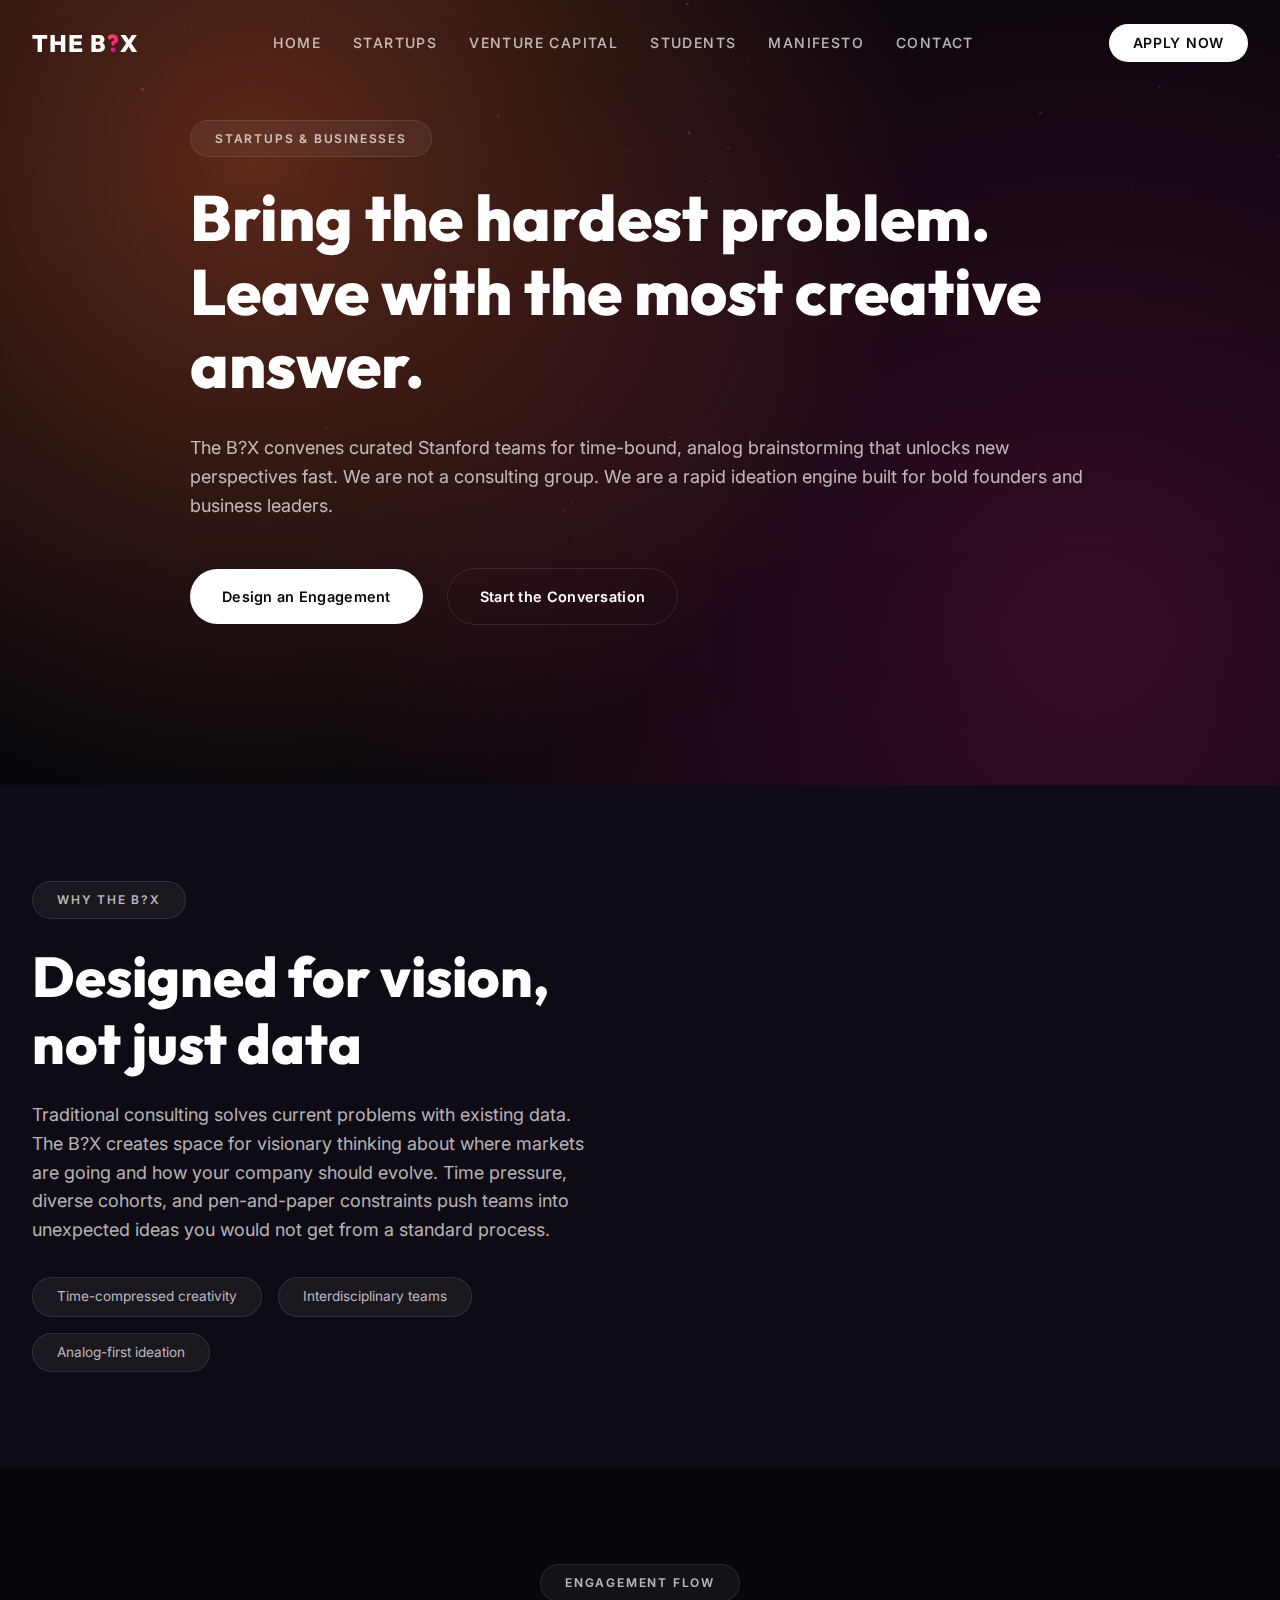
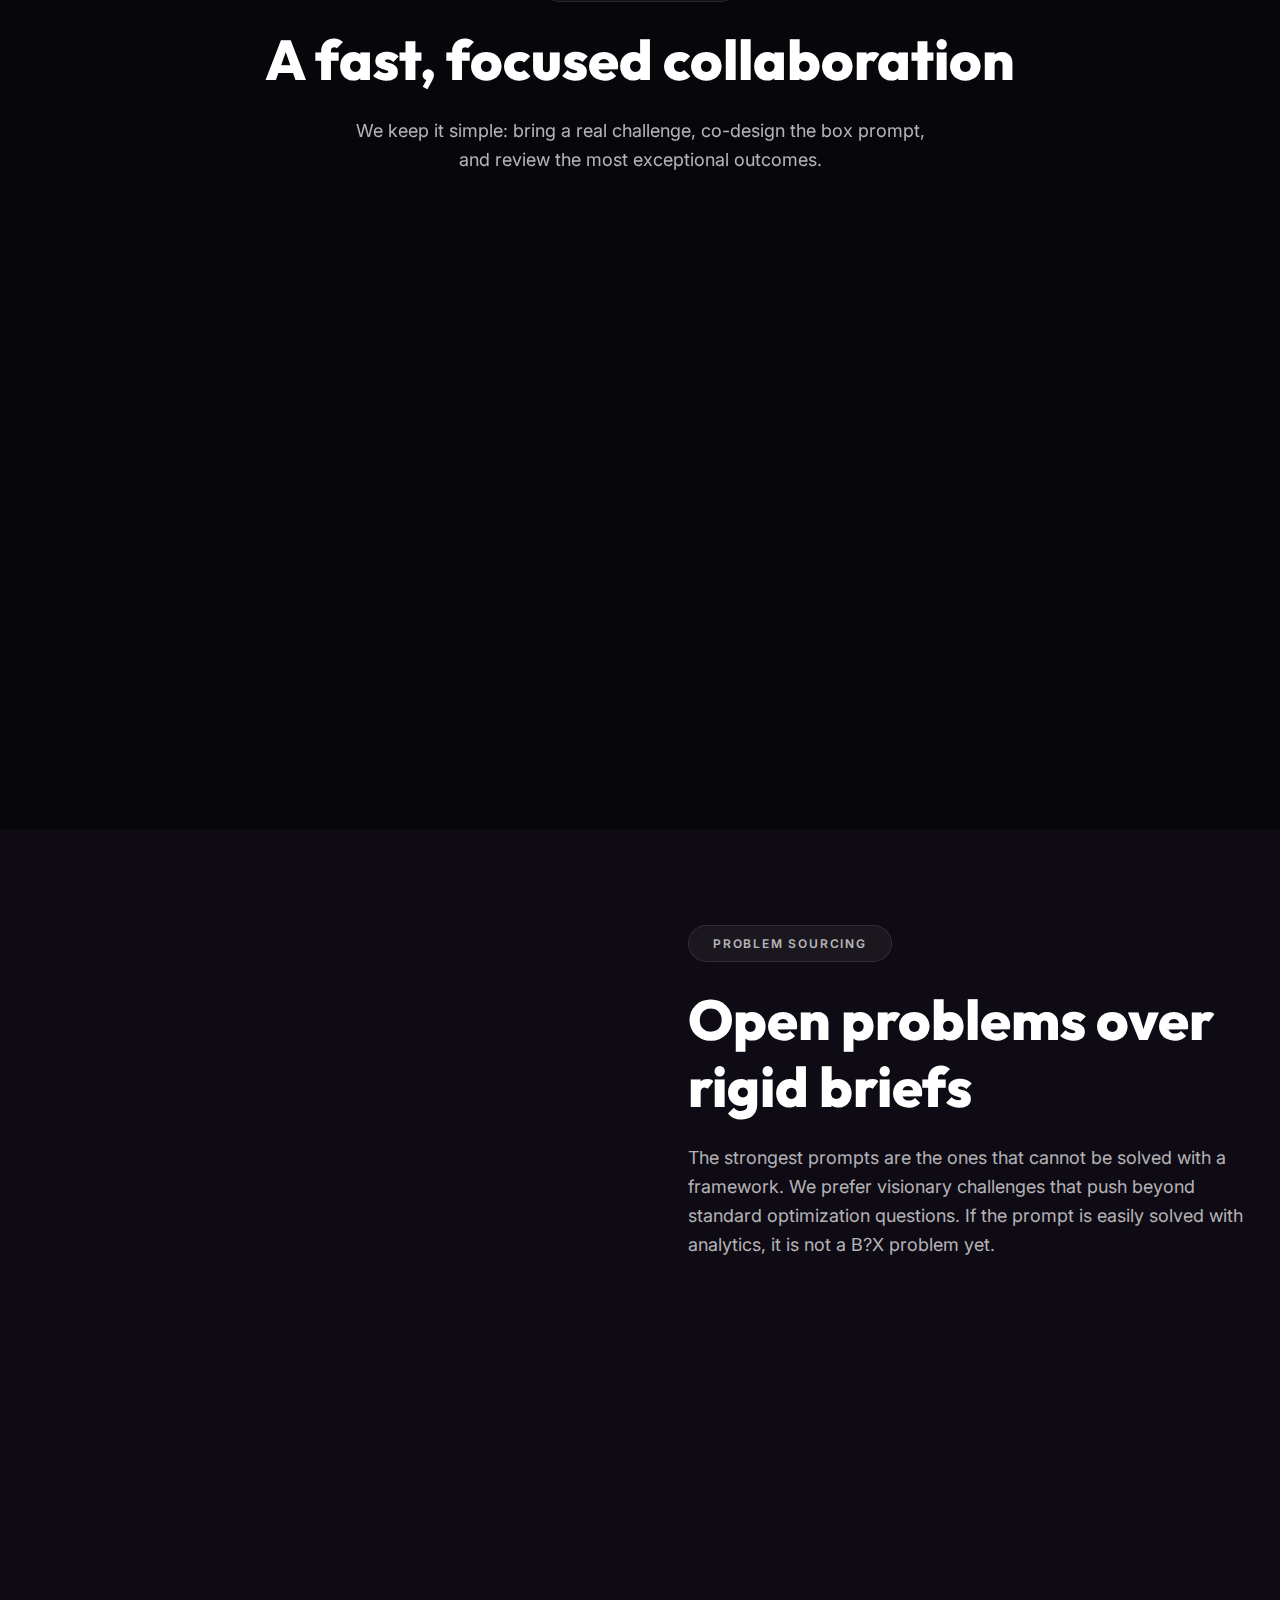
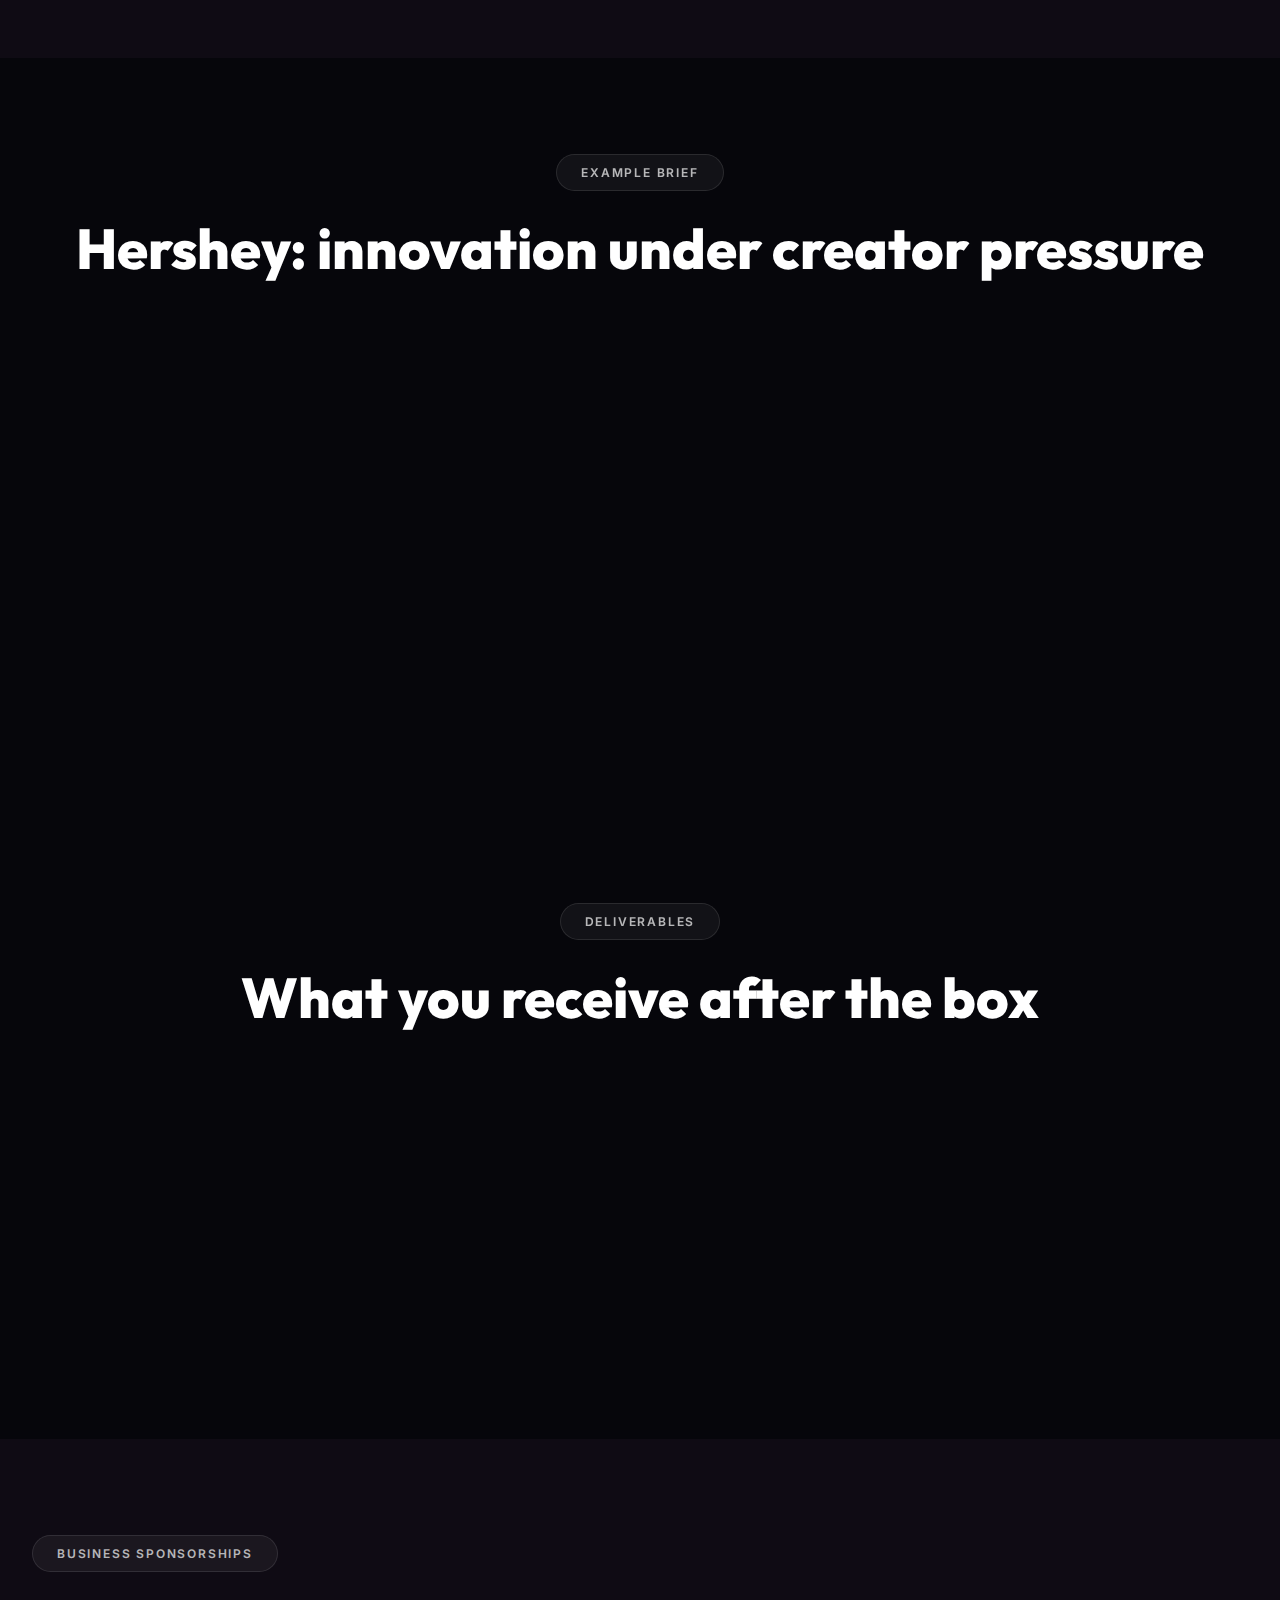
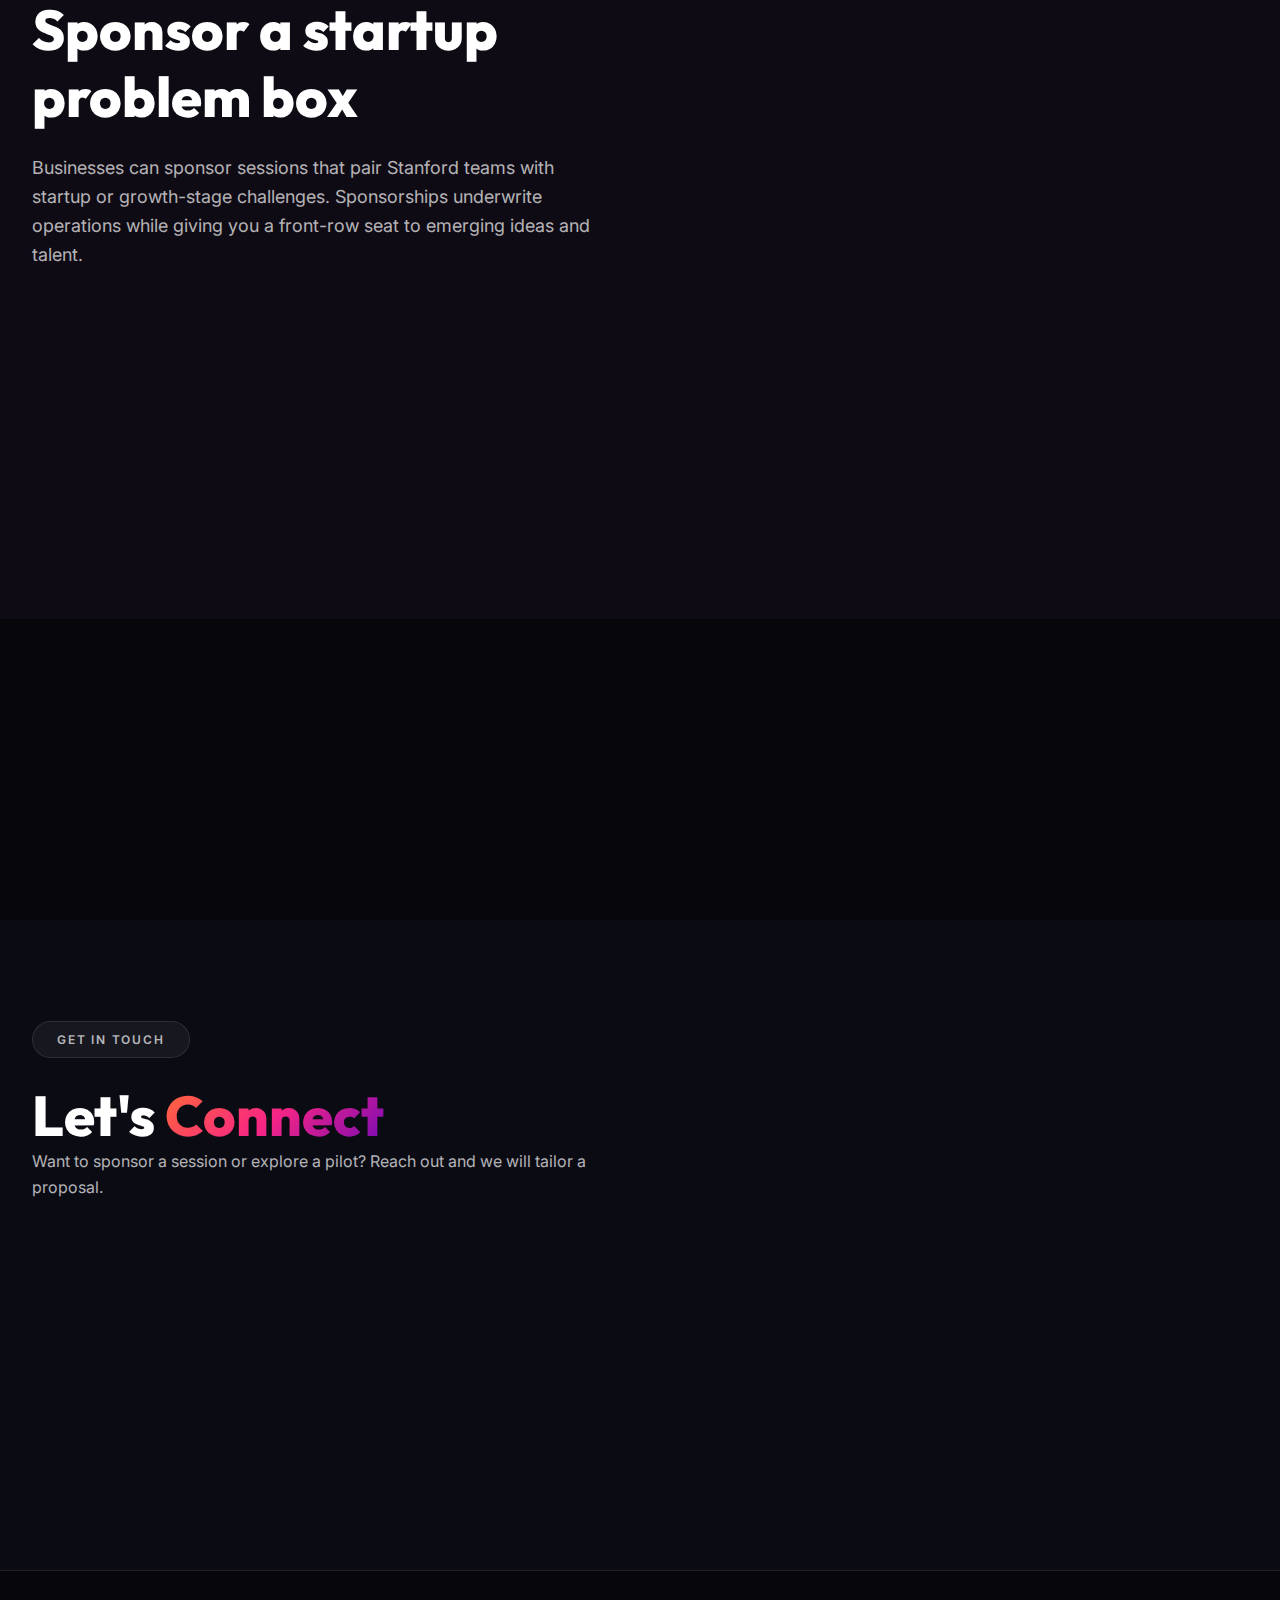
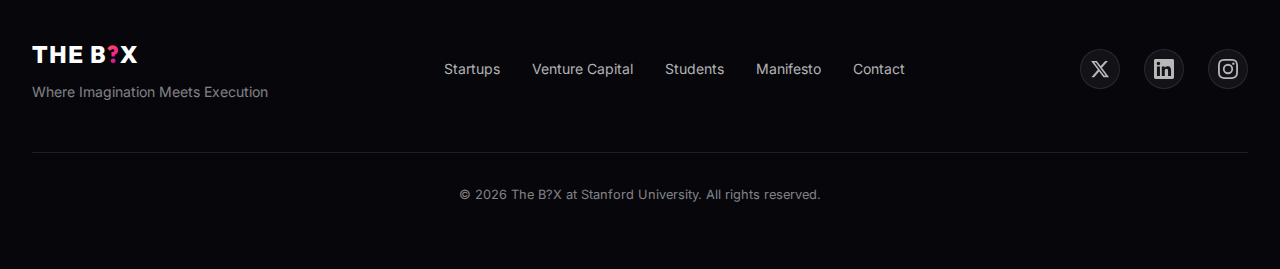
<file: startups.html>
<!DOCTYPE html>
<html lang="en">
<head>
    <meta charset="UTF-8">
    <meta name="viewport" content="width=device-width, initial-scale=1.0">
    <meta name="description" content="The B?X partners with startups and businesses to unlock time-bound, human-first innovation and bold problem solving.">
    <meta name="keywords" content="startup innovation, brainstorming, creative problem solving, Stanford, The B?X">
    <meta property="og:title" content="The B?X | Startups & Businesses">
    <meta property="og:description" content="Engage The B?X to solve your hardest problems through time-constrained, interdisciplinary ideation.">
    <meta property="og:type" content="website">
    <title>The B?X | Startups & Businesses</title>
    <link rel="preconnect" href="https://fonts.googleapis.com">
    <link rel="preconnect" href="https://fonts.gstatic.com" crossorigin>
    <link href="https://fonts.googleapis.com/css2?family=Inter:wght@300;400;500;600;700;800;900&family=Outfit:wght@300;400;500;600;700;800;900&display=swap" rel="stylesheet">
    <link rel="stylesheet" href="styles.css">
</head>
<body class="page-startups">
    <div id="particles-container" class="particles-bg"></div>

    <nav class="navbar" id="navbar">
        <div class="nav-container">
            <a href="index.html" class="logo">
                <span class="logo-text">THE B<span class="logo-triangle">?</span>X</span>
            </a>
            <div class="nav-links">
                <a href="index.html" class="nav-link">Home</a>
                <a href="startups.html" class="nav-link">Startups</a>
                <a href="venture-capital.html" class="nav-link">Venture Capital</a>
                <a href="students.html" class="nav-link">Students</a>
                <a href="manifesto.html" class="nav-link">Manifesto</a>
                <a href="#contact" class="nav-link">Contact</a>
            </div>
            <a href="students.html#apply" class="nav-cta">Apply Now</a>
            <button class="mobile-menu-btn" id="mobile-menu-btn" aria-label="Toggle menu">
                <span></span>
                <span></span>
                <span></span>
            </button>
        </div>
    </nav>

    <div class="mobile-menu" id="mobile-menu">
        <a href="index.html" class="mobile-link">Home</a>
        <a href="startups.html" class="mobile-link">Startups</a>
        <a href="venture-capital.html" class="mobile-link">Venture Capital</a>
        <a href="students.html" class="mobile-link">Students</a>
        <a href="manifesto.html" class="mobile-link">Manifesto</a>
        <a href="#contact" class="mobile-link">Contact</a>
        <a href="students.html#apply" class="mobile-cta">Apply Now</a>
    </div>

    <section class="page-hero">
        <div class="page-hero-bg"></div>
        <div class="container">
            <div class="page-hero-content">
                <span class="section-tag">Startups & Businesses</span>
                <h1 class="page-hero-title">Bring the hardest problem. Leave with the most creative answer.</h1>
                <p class="page-hero-subtitle">
                    The B?X convenes curated Stanford teams for time-bound, analog brainstorming that unlocks
                    new perspectives fast. We are not a consulting group. We are a rapid ideation engine built
                    for bold founders and business leaders.
                </p>
                <div class="hero-ctas">
                    <a href="#engagement" class="btn btn-primary">Design an Engagement</a>
                    <a href="#contact" class="btn btn-secondary">Start the Conversation</a>
                </div>
            </div>
        </div>
    </section>

    <section class="section section-split">
        <div class="container">
            <div class="split-grid">
                <div class="split-text">
                    <span class="section-tag">Why The B?X</span>
                    <h2 class="section-title">Designed for vision, not just data</h2>
                    <p class="section-description">
                        Traditional consulting solves current problems with existing data. The B?X creates space
                        for visionary thinking about where markets are going and how your company should evolve.
                        Time pressure, diverse cohorts, and pen-and-paper constraints push teams into unexpected
                        ideas you would not get from a standard process.
                    </p>
                    <div class="pill-list">
                        <span>Time-compressed creativity</span>
                        <span>Interdisciplinary teams</span>
                        <span>Analog-first ideation</span>
                    </div>
                </div>
                <div class="split-visual">
                    <div class="visual-panel">
                        <div class="panel-links">
                            <a class="panel-link" href="#engagement">
                                Design the Box
                                <span>Define the challenge</span>
                            </a>
                            <a class="panel-link" href="#sponsorships">
                                Sponsorship Paths
                                <span>Support a cohort</span>
                            </a>
                            <a class="panel-link" href="#contact">
                                Start a Pilot
                                <span>Talk with our team</span>
                            </a>
                        </div>
                    </div>
                </div>
            </div>
        </div>
    </section>

    <section class="section" id="engagement">
        <div class="container">
            <div class="section-header">
                <span class="section-tag">Engagement Flow</span>
                <h2 class="section-title">A fast, focused collaboration</h2>
                <p class="section-description">We keep it simple: bring a real challenge, co-design the box prompt, and review the most exceptional outcomes.</p>
            </div>
            <div class="info-grid">
                <div class="info-card glass-card">
                    <h3>1. Define the challenge</h3>
                    <p>Work with our team to craft a problem statement that is specific, open-ended, and vision-oriented.</p>
                </div>
                <div class="info-card glass-card">
                    <h3>2. Curate the cohort</h3>
                    <p>We assemble interdisciplinary student teams matched to your sector, from tech to hospitality to supply chain.</p>
                </div>
                <div class="info-card glass-card">
                    <h3>3. Run the box</h3>
                    <p>Students enter a time-constrained, analog-only session designed to create bold, actionable ideas.</p>
                </div>
                <div class="info-card glass-card">
                    <h3>4. Select and refine</h3>
                    <p>Faculty advisors and the admin team select the strongest ideas for a curated pitch back to you.</p>
                </div>
            </div>
        </div>
    </section>

    <section class="section section-split">
        <div class="container">
            <div class="split-grid">
                <div class="split-visual">
                    <div class="visual-panel">
                        <div class="panel-links">
                            <a class="panel-link" href="#engagement">
                                Prompt Crafting
                                <span>Open-ended problems</span>
                            </a>
                            <a class="panel-link" href="#sponsorships">
                                Sponsor a Prompt
                                <span>Underwrite a session</span>
                            </a>
                            <a class="panel-link" href="#contact">
                                Contact the Team
                                <span>Define next steps</span>
                            </a>
                        </div>
                    </div>
                </div>
                <div class="split-text">
                    <span class="section-tag">Problem Sourcing</span>
                    <h2 class="section-title">Open problems over rigid briefs</h2>
                    <p class="section-description">
                        The strongest prompts are the ones that cannot be solved with a framework. We prefer
                        visionary challenges that push beyond standard optimization questions. If the prompt is
                        easily solved with analytics, it is not a B?X problem yet.
                    </p>
                    <div class="key-points">
                        <div class="key-point">
                            <h4>Start narrow, think wide</h4>
                            <p>Anchor in a real constraint, then let the teams explore the future around it.</p>
                        </div>
                        <div class="key-point">
                            <h4>Diversify the sectors</h4>
                            <p>We actively look beyond tech: hospitality, entertainment, logistics, and consumer brands.</p>
                        </div>
                        <div class="key-point">
                            <h4>Founder-access matters</h4>
                            <p>We focus on companies where decision makers can engage with outcomes quickly.</p>
                        </div>
                    </div>
                </div>
            </div>
        </div>
    </section>

    <section class="section">
        <div class="container">
            <div class="section-header">
                <span class="section-tag">Example Brief</span>
                <h2 class="section-title">Hershey: innovation under creator pressure</h2>
            </div>
            <div class="quote-block glass-card">
                <p>
                    "With the rise of content creators expanding their own brands, how does Hershey stay on top
                    while reigniting product innovation and cultural relevance?"
                </p>
                <span class="quote-note">An example of a creative, non-consulting prompt built to unlock visionary ideas.</span>
            </div>
        </div>
    </section>

    <section class="section">
        <div class="container">
            <div class="section-header">
                <span class="section-tag">Deliverables</span>
                <h2 class="section-title">What you receive after the box</h2>
            </div>
            <div class="info-grid">
                <div class="info-card glass-card">
                    <h3>Concept portfolio</h3>
                    <p>A structured collection of top ideas, captured in student-first language with clear next steps.</p>
                </div>
                <div class="info-card glass-card">
                    <h3>Pitch-ready highlights</h3>
                    <p>Shortlist of the most exceptional ideas packaged for an executive or founder review.</p>
                </div>
                <div class="info-card glass-card">
                    <h3>Follow-on options</h3>
                    <p>Optional deeper sessions, prototype exploration, or collaboration with student builders.</p>
                </div>
            </div>
        </div>
    </section>

    <section class="section section-split" id="sponsorships">
        <div class="container">
            <div class="split-grid">
                <div class="split-text">
                    <span class="section-tag">Business Sponsorships</span>
                    <h2 class="section-title">Sponsor a startup problem box</h2>
                    <p class="section-description">
                        Businesses can sponsor sessions that pair Stanford teams with startup or growth-stage
                        challenges. Sponsorships underwrite operations while giving you a front-row seat to
                        emerging ideas and talent.
                    </p>
                    <div class="key-points">
                        <div class="key-point">
                            <h4>Challenge sponsor</h4>
                            <p>Fund a single box prompt and receive the top idea portfolio.</p>
                        </div>
                        <div class="key-point">
                            <h4>Cohort sponsor</h4>
                            <p>Support an entire session cycle and engage with multiple teams.</p>
                        </div>
                        <div class="key-point">
                            <h4>Prototype sponsor</h4>
                            <p>Underwrite a follow-on build sprint for the most promising concepts.</p>
                        </div>
                    </div>
                </div>
                <div class="split-visual">
                    <div class="visual-panel">
                        <div class="panel-links">
                            <a class="panel-link" href="#sponsorships">
                                Sponsor a Box
                                <span>Fund a challenge</span>
                            </a>
                            <a class="panel-link" href="#engagement">
                                Engagement Flow
                                <span>How we run it</span>
                            </a>
                            <a class="panel-link" href="#contact">
                                Book a Call
                                <span>Get aligned fast</span>
                            </a>
                        </div>
                    </div>
                </div>
            </div>
        </div>
    </section>

    <section class="section cta-strip">
        <div class="container">
            <div class="cta-content glass-card">
                <div>
                    <h2>Ready to bring a problem into The B?X?</h2>
                    <p>We will help you craft the prompt and identify the right cohort.</p>
                </div>
                <a href="#contact" class="btn btn-primary">Start an Engagement</a>
            </div>
        </div>
    </section>

    <section class="section contact" id="contact">
        <div class="container">
            <div class="contact-grid">
                <div class="contact-info">
                    <span class="section-tag">Get In Touch</span>
                    <h2 class="section-title">Let's <span class="gradient-text">Connect</span></h2>
                    <p class="contact-description">
                        Want to sponsor a session or explore a pilot? Reach out and we will tailor a proposal.
                    </p>
                    <div class="contact-methods">
                        <a href="mailto:thebox@stanford.edu" class="contact-method">
                            <div class="method-icon">
                                <svg width="24" height="24" viewBox="0 0 24 24" fill="none" stroke="currentColor" stroke-width="1.5">
                                    <path d="M4 4h16c1.1 0 2 .9 2 2v12c0 1.1-.9 2-2 2H4c-1.1 0-2-.9-2-2V6c0-1.1.9-2 2-2z"/>
                                    <polyline points="22,6 12,13 2,6"/>
                                </svg>
                            </div>
                            <span>thebox@stanford.edu</span>
                        </a>
                        <a href="#" class="contact-method">
                            <div class="method-icon">
                                <svg width="24" height="24" viewBox="0 0 24 24" fill="none" stroke="currentColor" stroke-width="1.5">
                                    <path d="M21 10c0 7-9 13-9 13s-9-6-9-13a9 9 0 0 1 18 0z"/>
                                    <circle cx="12" cy="10" r="3"/>
                                </svg>
                            </div>
                            <span>Stanford University, CA</span>
                        </a>
                    </div>
                </div>
                <div class="contact-visual">
                    <div class="visual-panel">
                        <div class="panel-links">
                            <a class="panel-link" href="mailto:thebox@stanford.edu">
                                Email Us
                                <span>thebox@stanford.edu</span>
                            </a>
                            <a class="panel-link" href="#sponsorships">
                                Sponsorship Options
                                <span>Support a cohort</span>
                            </a>
                            <a class="panel-link" href="manifesto.html">
                                Read the Manifesto
                                <span>Why we exist</span>
                            </a>
                        </div>
                    </div>
                </div>
            </div>
        </div>
    </section>

    <footer class="footer">
        <div class="container">
            <div class="footer-content">
                <div class="footer-brand">
                    <a href="index.html" class="footer-logo">
                        <span class="logo-text">THE B<span class="logo-triangle">?</span>X</span>
                    </a>
                    <p class="footer-tagline">Where Imagination Meets Execution</p>
                </div>
                <div class="footer-links">
                    <a href="startups.html">Startups</a>
                    <a href="venture-capital.html">Venture Capital</a>
                    <a href="students.html">Students</a>
                    <a href="manifesto.html">Manifesto</a>
                    <a href="#contact">Contact</a>
                </div>
                <div class="footer-social">
                    <a href="#" class="social-link" aria-label="Twitter">
                        <svg width="20" height="20" viewBox="0 0 24 24" fill="currentColor">
                            <path d="M18.244 2.25h3.308l-7.227 8.26 8.502 11.24H16.17l-5.214-6.817L4.99 21.75H1.68l7.73-8.835L1.254 2.25H8.08l4.713 6.231zm-1.161 17.52h1.833L7.084 4.126H5.117z"/>
                        </svg>
                    </a>
                    <a href="#" class="social-link" aria-label="LinkedIn">
                        <svg width="20" height="20" viewBox="0 0 24 24" fill="currentColor">
                            <path d="M20.447 20.452h-3.554v-5.569c0-1.328-.027-3.037-1.852-3.037-1.853 0-2.136 1.445-2.136 2.939v5.667H9.351V9h3.414v1.561h.046c.477-.9 1.637-1.85 3.37-1.85 3.601 0 4.267 2.37 4.267 5.455v6.286zM5.337 7.433c-1.144 0-2.063-.926-2.063-2.065 0-1.138.92-2.063 2.063-2.063 1.14 0 2.064.925 2.064 2.063 0 1.139-.925 2.065-2.064 2.065zm1.782 13.019H3.555V9h3.564v11.452zM22.225 0H1.771C.792 0 0 .774 0 1.729v20.542C0 23.227.792 24 1.771 24h20.451C23.2 24 24 23.227 24 22.271V1.729C24 .774 23.2 0 22.222 0h.003z"/>
                        </svg>
                    </a>
                    <a href="#" class="social-link" aria-label="Instagram">
                        <svg width="20" height="20" viewBox="0 0 24 24" fill="currentColor">
                            <path d="M12 2.163c3.204 0 3.584.012 4.85.07 3.252.148 4.771 1.691 4.919 4.919.058 1.265.069 1.645.069 4.849 0 3.205-.012 3.584-.069 4.849-.149 3.225-1.664 4.771-4.919 4.919-1.266.058-1.644.07-4.85.07-3.204 0-3.584-.012-4.849-.07-3.26-.149-4.771-1.699-4.919-4.92-.058-1.265-.07-1.644-.07-4.849 0-3.204.013-3.583.07-4.849.149-3.227 1.664-4.771 4.919-4.919 1.266-.057 1.645-.069 4.849-.069zM12 0C8.741 0 8.333.014 7.053.072 2.695.272.273 2.69.073 7.052.014 8.333 0 8.741 0 12c0 3.259.014 3.668.072 4.948.2 4.358 2.618 6.78 6.98 6.98C8.333 23.986 8.741 24 12 24c3.259 0 3.668-.014 4.948-.072 4.354-.2 6.782-2.618 6.979-6.98.059-1.28.073-1.689.073-4.948 0-3.259-.014-3.667-.072-4.947-.196-4.354-2.617-6.78-6.979-6.98C15.668.014 15.259 0 12 0zm0 5.838a6.162 6.162 0 100 12.324 6.162 6.162 0 000-12.324zM12 16a4 4 0 110-8 4 4 0 010 8zm6.406-11.845a1.44 1.44 0 100 2.881 1.44 1.44 0 000-2.881z"/>
                        </svg>
                    </a>
                </div>
            </div>
            <div class="footer-bottom">
                <p>&copy; 2026 The B?X at Stanford University. All rights reserved.</p>
            </div>
        </div>
    </footer>

    <script src="script.js"></script>
</body>
</html>
</file>
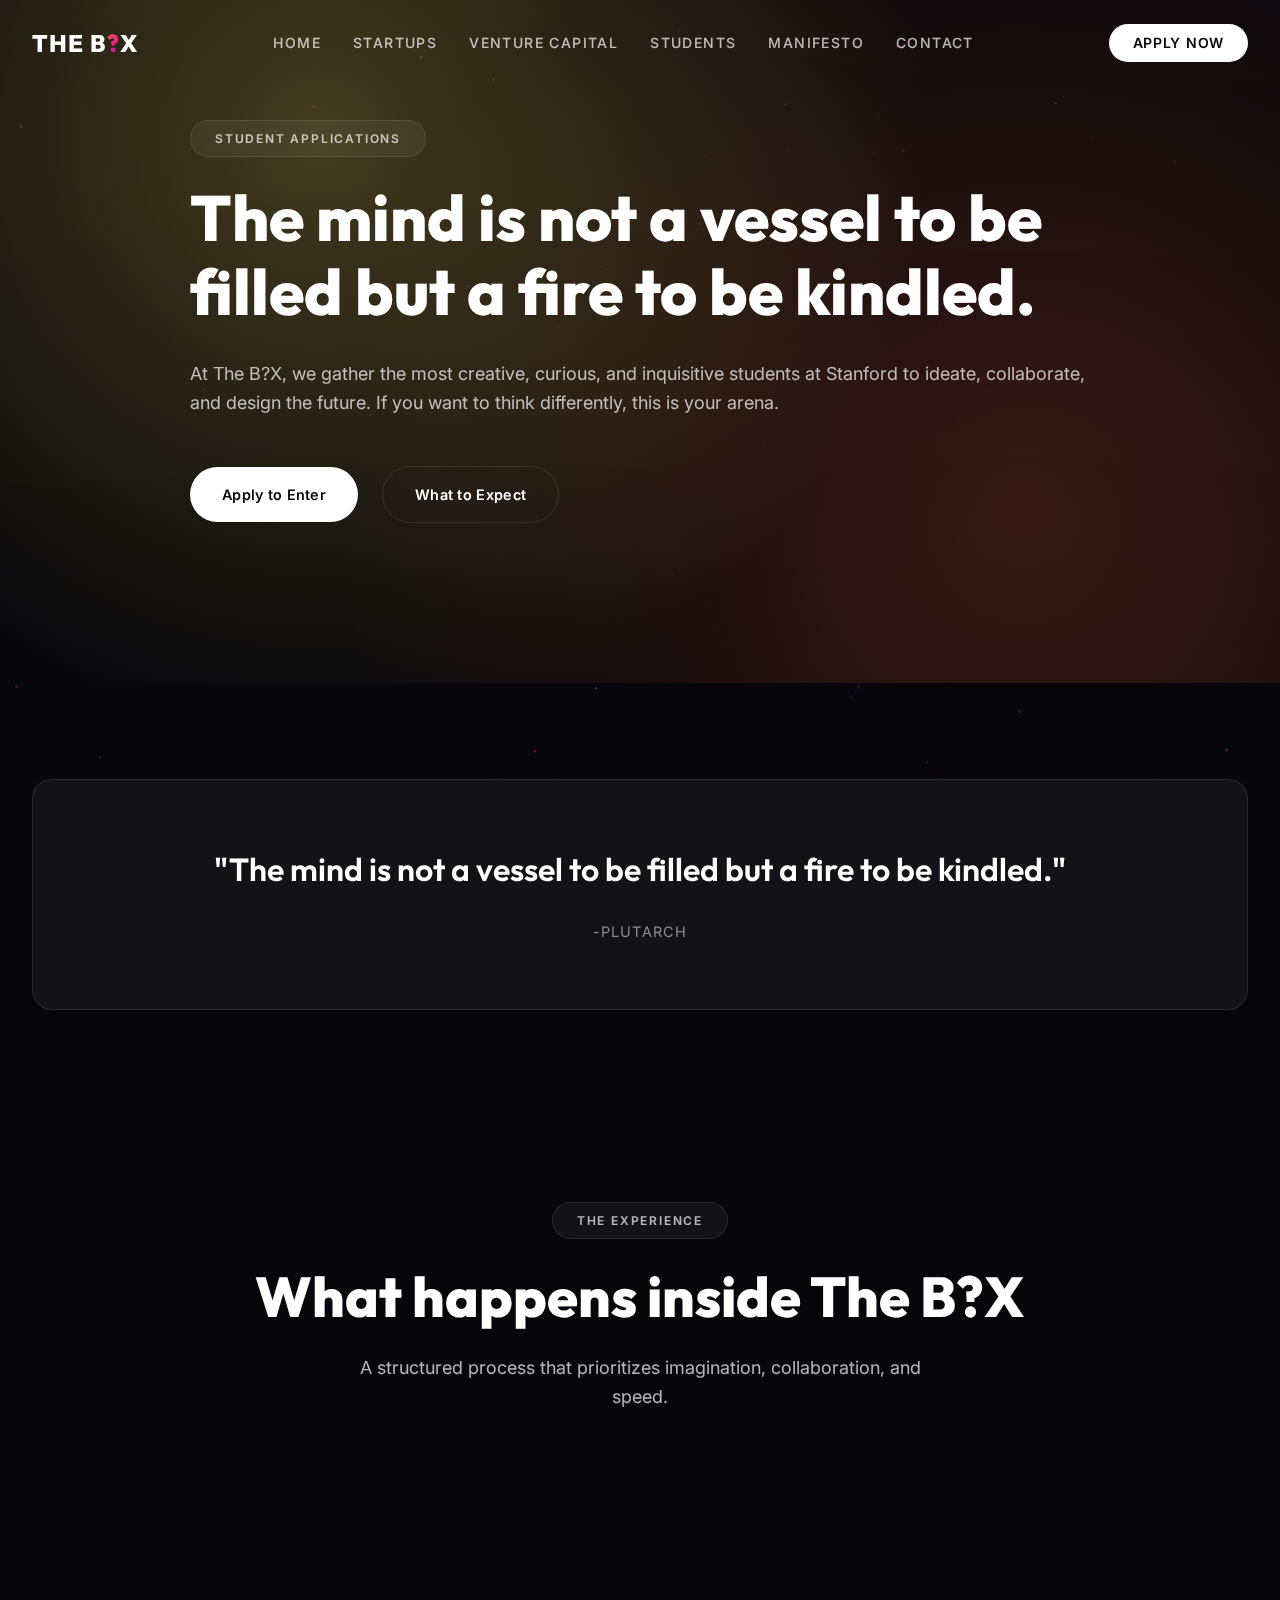
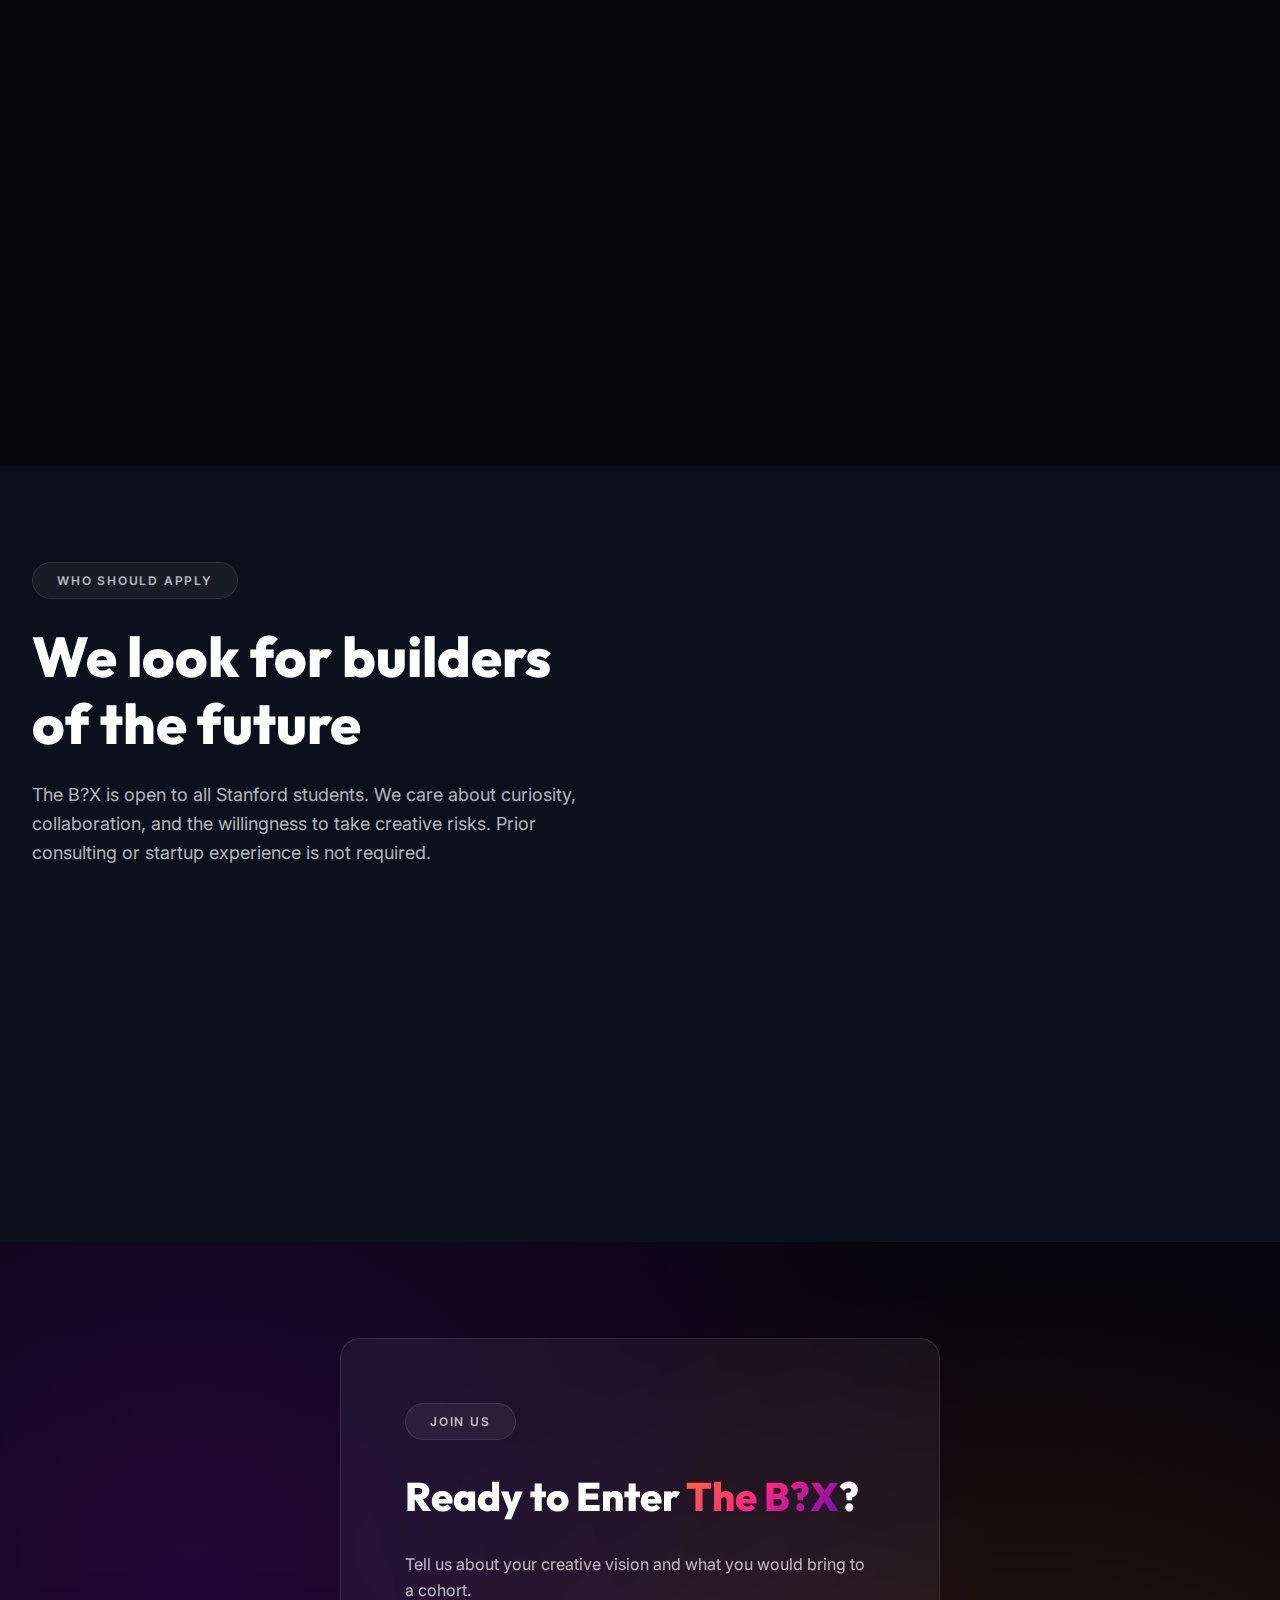
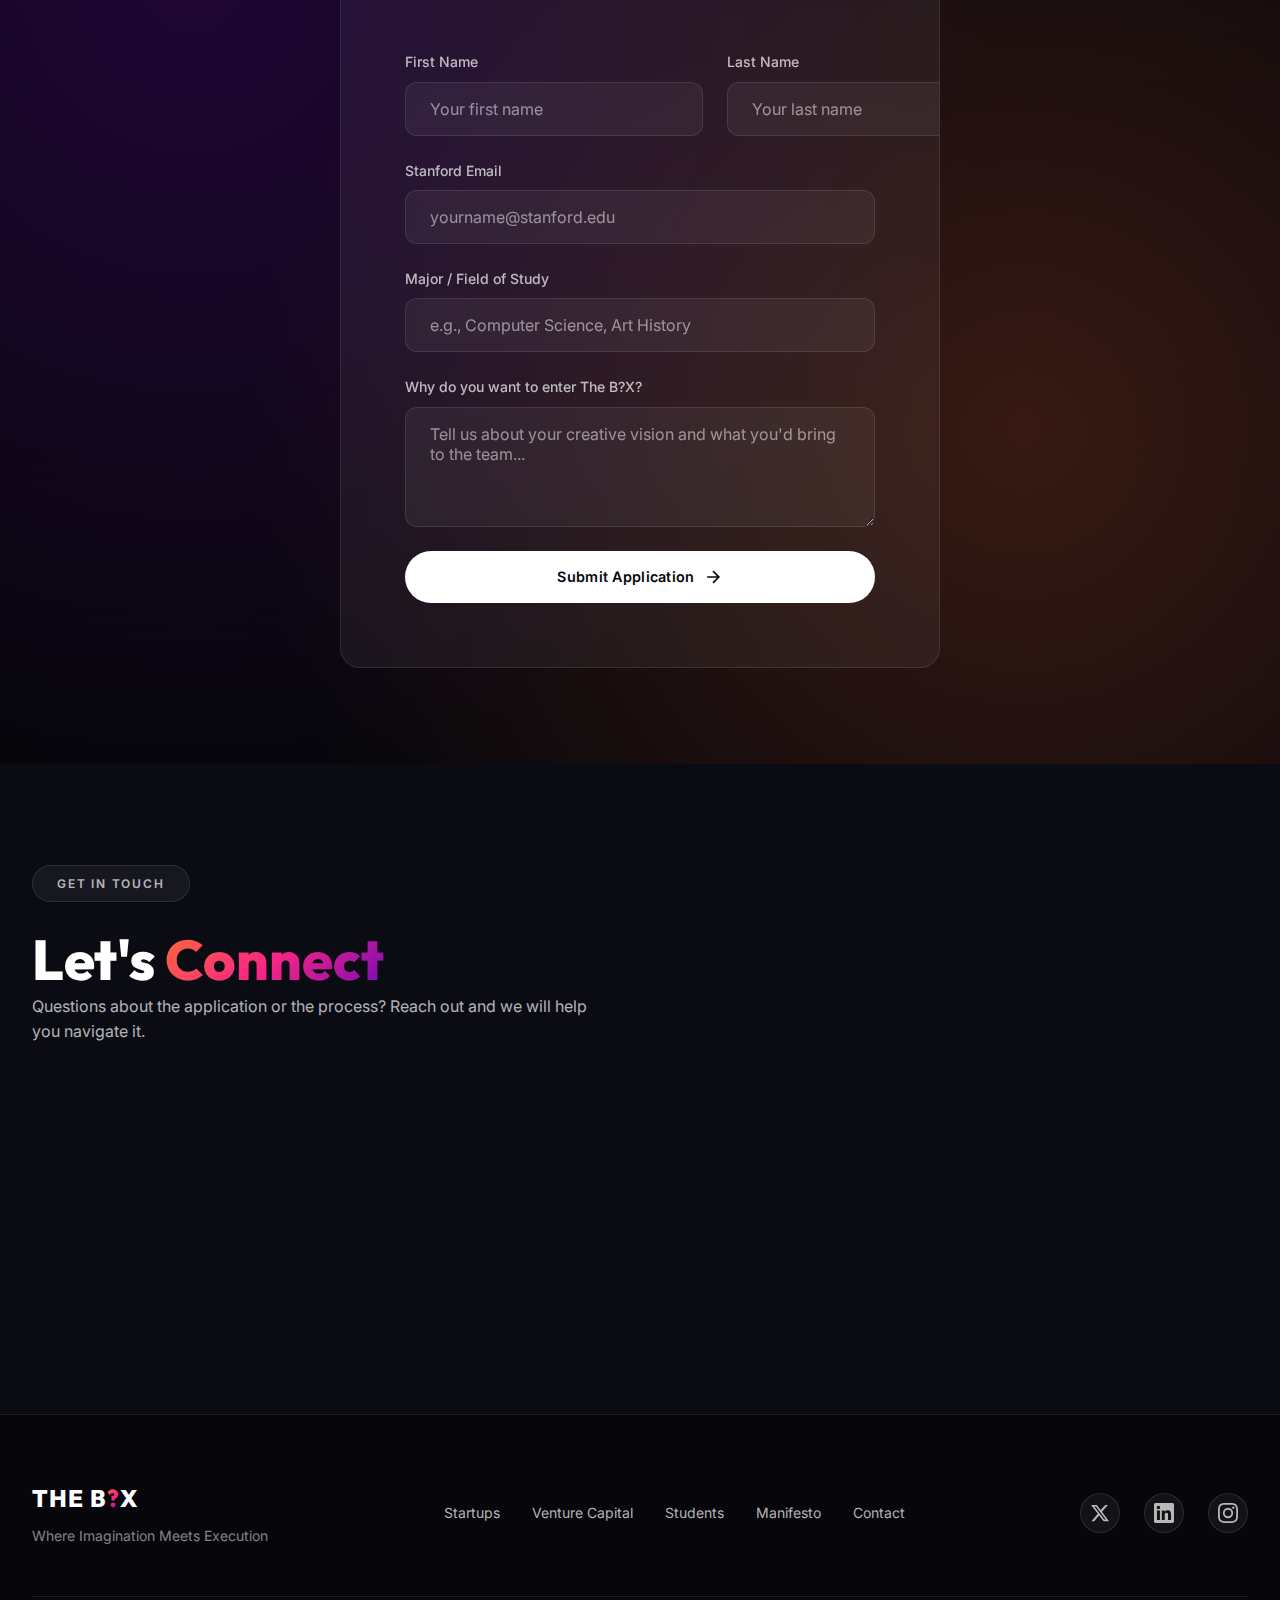
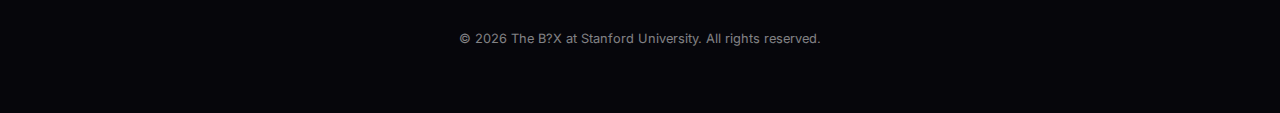
<file: students.html>
<!DOCTYPE html>
<html lang="en">
<head>
    <meta charset="UTF-8">
    <meta name="viewport" content="width=device-width, initial-scale=1.0">
    <meta name="description" content="Apply to The B?X, a Stanford initiative that curates visionary students for time-bound, analog brainstorming sessions.">
    <meta name="keywords" content="Stanford students, application, innovation, brainstorming, entrepreneurship">
    <meta property="og:title" content="The B?X | Student Applications">
    <meta property="og:description" content="Join a curated cohort of visionary students and help solve real-world problems inside The B?X.">
    <meta property="og:type" content="website">
    <title>The B?X | Student Applications</title>
    <link rel="preconnect" href="https://fonts.googleapis.com">
    <link rel="preconnect" href="https://fonts.gstatic.com" crossorigin>
    <link href="https://fonts.googleapis.com/css2?family=Inter:wght@300;400;500;600;700;800;900&family=Outfit:wght@300;400;500;600;700;800;900&display=swap" rel="stylesheet">
    <link rel="stylesheet" href="styles.css">
</head>
<body class="page-students">
    <div id="particles-container" class="particles-bg"></div>

    <nav class="navbar" id="navbar">
        <div class="nav-container">
            <a href="index.html" class="logo">
                <span class="logo-text">THE B<span class="logo-triangle">?</span>X</span>
            </a>
            <div class="nav-links">
                <a href="index.html" class="nav-link">Home</a>
                <a href="startups.html" class="nav-link">Startups</a>
                <a href="venture-capital.html" class="nav-link">Venture Capital</a>
                <a href="students.html" class="nav-link">Students</a>
                <a href="manifesto.html" class="nav-link">Manifesto</a>
                <a href="#contact" class="nav-link">Contact</a>
            </div>
            <a href="#apply" class="nav-cta">Apply Now</a>
            <button class="mobile-menu-btn" id="mobile-menu-btn" aria-label="Toggle menu">
                <span></span>
                <span></span>
                <span></span>
            </button>
        </div>
    </nav>

    <div class="mobile-menu" id="mobile-menu">
        <a href="index.html" class="mobile-link">Home</a>
        <a href="startups.html" class="mobile-link">Startups</a>
        <a href="venture-capital.html" class="mobile-link">Venture Capital</a>
        <a href="students.html" class="mobile-link">Students</a>
        <a href="manifesto.html" class="mobile-link">Manifesto</a>
        <a href="#contact" class="mobile-link">Contact</a>
        <a href="#apply" class="mobile-cta">Apply Now</a>
    </div>

    <section class="page-hero">
        <div class="page-hero-bg"></div>
        <div class="container">
            <div class="page-hero-content">
                <span class="section-tag">Student Applications</span>
                <h1 class="page-hero-title">The mind is not a vessel to be filled but a fire to be kindled.</h1>
                <p class="page-hero-subtitle">
                    At The B?X, we gather the most creative, curious, and inquisitive students at Stanford to
                    ideate, collaborate, and design the future. If you want to think differently, this is your arena.
                </p>
                <div class="hero-ctas">
                    <a href="#apply" class="btn btn-primary">Apply to Enter</a>
                    <a href="#experience" class="btn btn-secondary">What to Expect</a>
                </div>
            </div>
        </div>
    </section>

    <section class="section">
        <div class="container">
            <div class="quote-block glass-card">
                <p>"The mind is not a vessel to be filled but a fire to be kindled."</p>
                <span class="quote-note">-Plutarch</span>
            </div>
        </div>
    </section>

    <section class="section" id="experience">
        <div class="container">
            <div class="section-header">
                <span class="section-tag">The Experience</span>
                <h2 class="section-title">What happens inside The B?X</h2>
                <p class="section-description">A structured process that prioritizes imagination, collaboration, and speed.</p>
            </div>
            <div class="info-grid">
                <div class="info-card glass-card">
                    <h3>Curated cohort</h3>
                    <p>We select students with diverse perspectives and strong creative instincts across disciplines.</p>
                </div>
                <div class="info-card glass-card">
                    <h3>Analog-only sessions</h3>
                    <p>No screens, no AI, no distractions. Just pen, paper, and a room built for imagination.</p>
                </div>
                <div class="info-card glass-card">
                    <h3>Time pressure</h3>
                    <p>Time constraints unlock originality by removing over-analysis and standard frameworks.</p>
                </div>
                <div class="info-card glass-card">
                    <h3>No wrong answers</h3>
                    <p>We value bold ideas over rigid frameworks, creating space for freeflow ideation.</p>
                </div>
                <div class="info-card glass-card">
                    <h3>Pitch-ready outcomes</h3>
                    <p>Exceptional ideas are selected for a pitch to founders, partners, or investors.</p>
                </div>
            </div>
        </div>
    </section>

    <section class="section section-split">
        <div class="container">
            <div class="split-grid">
                <div class="split-text">
                    <span class="section-tag">Who Should Apply</span>
                    <h2 class="section-title">We look for builders of the future</h2>
                    <p class="section-description">
                        The B?X is open to all Stanford students. We care about curiosity, collaboration, and
                        the willingness to take creative risks. Prior consulting or startup experience is not required.
                    </p>
                    <div class="key-points">
                        <div class="key-point">
                            <h4>Visionary thinkers</h4>
                            <p>Students who can imagine how markets and behaviors evolve over time.</p>
                        </div>
                        <div class="key-point">
                            <h4>Interdisciplinary collaborators</h4>
                            <p>Artists, engineers, humanities students, scientists, and designers are all welcome.</p>
                        </div>
                        <div class="key-point">
                            <h4>Hands-on makers</h4>
                            <p>People who like to build, sketch, prototype, or frame ideas with clarity.</p>
                        </div>
                    </div>
                </div>
                <div class="split-visual">
                    <div class="visual-panel">
                        <div class="panel-links">
                            <a class="panel-link" href="#experience">
                                The Experience
                                <span>What happens inside</span>
                            </a>
                            <a class="panel-link" href="#apply">
                                Apply Now
                                <span>Submit your interest</span>
                            </a>
                            <a class="panel-link" href="#contact">
                                Ask a Question
                                <span>We will respond</span>
                            </a>
                        </div>
                    </div>
                </div>
            </div>
        </div>
    </section>

    <section class="section apply" id="apply">
        <div class="apply-bg">
            <div class="apply-bg-pattern"></div>
        </div>
        <div class="container">
            <div class="apply-content">
                <div class="apply-box glass-card">
                    <span class="section-tag">Join Us</span>
                    <h2 class="apply-title">Ready to Enter <span class="gradient-text">The B?X</span>?</h2>
                    <p class="apply-description">
                        Tell us about your creative vision and what you would bring to a cohort.
                    </p>
                    <form class="apply-form" id="apply-form">
                        <div class="form-row">
                            <div class="form-group">
                                <label for="firstName">First Name</label>
                                <input type="text" id="firstName" name="firstName" required placeholder="Your first name">
                            </div>
                            <div class="form-group">
                                <label for="lastName">Last Name</label>
                                <input type="text" id="lastName" name="lastName" required placeholder="Your last name">
                            </div>
                        </div>
                        <div class="form-group">
                            <label for="email">Stanford Email</label>
                            <input type="email" id="email" name="email" required placeholder="yourname@stanford.edu">
                        </div>
                        <div class="form-group">
                            <label for="major">Major / Field of Study</label>
                            <input type="text" id="major" name="major" required placeholder="e.g., Computer Science, Art History">
                        </div>
                        <div class="form-group">
                            <label for="why">Why do you want to enter The B?X?</label>
                            <textarea id="why" name="why" rows="4" required placeholder="Tell us about your creative vision and what you'd bring to the team..."></textarea>
                        </div>
                        <button type="submit" class="btn btn-primary btn-full">
                            <span>Submit Application</span>
                            <svg width="20" height="20" viewBox="0 0 24 24" fill="none" stroke="currentColor" stroke-width="2">
                                <path d="M5 12h14M12 5l7 7-7 7"/>
                            </svg>
                        </button>
                    </form>
                </div>
            </div>
        </div>
    </section>

    <section class="section contact" id="contact">
        <div class="container">
            <div class="contact-grid">
                <div class="contact-info">
                    <span class="section-tag">Get In Touch</span>
                    <h2 class="section-title">Let's <span class="gradient-text">Connect</span></h2>
                    <p class="contact-description">
                        Questions about the application or the process? Reach out and we will help you navigate it.
                    </p>
                    <div class="contact-methods">
                        <a href="mailto:thebox@stanford.edu" class="contact-method">
                            <div class="method-icon">
                                <svg width="24" height="24" viewBox="0 0 24 24" fill="none" stroke="currentColor" stroke-width="1.5">
                                    <path d="M4 4h16c1.1 0 2 .9 2 2v12c0 1.1-.9 2-2 2H4c-1.1 0-2-.9-2-2V6c0-1.1.9-2 2-2z"/>
                                    <polyline points="22,6 12,13 2,6"/>
                                </svg>
                            </div>
                            <span>thebox@stanford.edu</span>
                        </a>
                        <a href="#" class="contact-method">
                            <div class="method-icon">
                                <svg width="24" height="24" viewBox="0 0 24 24" fill="none" stroke="currentColor" stroke-width="1.5">
                                    <path d="M21 10c0 7-9 13-9 13s-9-6-9-13a9 9 0 0 1 18 0z"/>
                                    <circle cx="12" cy="10" r="3"/>
                                </svg>
                            </div>
                            <span>Stanford University, CA</span>
                        </a>
                    </div>
                </div>
                <div class="contact-visual">
                    <div class="visual-panel">
                        <div class="panel-links">
                            <a class="panel-link" href="mailto:thebox@stanford.edu">
                                Email Us
                                <span>thebox@stanford.edu</span>
                            </a>
                            <a class="panel-link" href="#apply">
                                Start Application
                                <span>Stanford students</span>
                            </a>
                            <a class="panel-link" href="manifesto.html">
                                Read the Manifesto
                                <span>Why we built this</span>
                            </a>
                        </div>
                    </div>
                </div>
            </div>
        </div>
    </section>

    <footer class="footer">
        <div class="container">
            <div class="footer-content">
                <div class="footer-brand">
                    <a href="index.html" class="footer-logo">
                        <span class="logo-text">THE B<span class="logo-triangle">?</span>X</span>
                    </a>
                    <p class="footer-tagline">Where Imagination Meets Execution</p>
                </div>
                <div class="footer-links">
                    <a href="startups.html">Startups</a>
                    <a href="venture-capital.html">Venture Capital</a>
                    <a href="students.html">Students</a>
                    <a href="manifesto.html">Manifesto</a>
                    <a href="#contact">Contact</a>
                </div>
                <div class="footer-social">
                    <a href="#" class="social-link" aria-label="Twitter">
                        <svg width="20" height="20" viewBox="0 0 24 24" fill="currentColor">
                            <path d="M18.244 2.25h3.308l-7.227 8.26 8.502 11.24H16.17l-5.214-6.817L4.99 21.75H1.68l7.73-8.835L1.254 2.25H8.08l4.713 6.231zm-1.161 17.52h1.833L7.084 4.126H5.117z"/>
                        </svg>
                    </a>
                    <a href="#" class="social-link" aria-label="LinkedIn">
                        <svg width="20" height="20" viewBox="0 0 24 24" fill="currentColor">
                            <path d="M20.447 20.452h-3.554v-5.569c0-1.328-.027-3.037-1.852-3.037-1.853 0-2.136 1.445-2.136 2.939v5.667H9.351V9h3.414v1.561h.046c.477-.9 1.637-1.85 3.37-1.85 3.601 0 4.267 2.37 4.267 5.455v6.286zM5.337 7.433c-1.144 0-2.063-.926-2.063-2.065 0-1.138.92-2.063 2.063-2.063 1.14 0 2.064.925 2.064 2.063 0 1.139-.925 2.065-2.064 2.065zm1.782 13.019H3.555V9h3.564v11.452zM22.225 0H1.771C.792 0 0 .774 0 1.729v20.542C0 23.227.792 24 1.771 24h20.451C23.2 24 24 23.227 24 22.271V1.729C24 .774 23.2 0 22.222 0h.003z"/>
                        </svg>
                    </a>
                    <a href="#" class="social-link" aria-label="Instagram">
                        <svg width="20" height="20" viewBox="0 0 24 24" fill="currentColor">
                            <path d="M12 2.163c3.204 0 3.584.012 4.85.07 3.252.148 4.771 1.691 4.919 4.919.058 1.265.069 1.645.069 4.849 0 3.205-.012 3.584-.069 4.849-.149 3.225-1.664 4.771-4.919 4.919-1.266.058-1.644.07-4.85.07-3.204 0-3.584-.012-4.849-.07-3.26-.149-4.771-1.699-4.919-4.92-.058-1.265-.07-1.644-.07-4.849 0-3.204.013-3.583.07-4.849.149-3.227 1.664-4.771 4.919-4.919 1.266-.057 1.645-.069 4.849-.069zM12 0C8.741 0 8.333.014 7.053.072 2.695.272.273 2.69.073 7.052.014 8.333 0 8.741 0 12c0 3.259.014 3.668.072 4.948.2 4.358 2.618 6.78 6.98 6.98C8.333 23.986 8.741 24 12 24c3.259 0 3.668-.014 4.948-.072 4.354-.2 6.782-2.618 6.979-6.98.059-1.28.073-1.689.073-4.948 0-3.259-.014-3.667-.072-4.947-.196-4.354-2.617-6.78-6.979-6.98C15.668.014 15.259 0 12 0zm0 5.838a6.162 6.162 0 100 12.324 6.162 6.162 0 000-12.324zM12 16a4 4 0 110-8 4 4 0 010 8zm6.406-11.845a1.44 1.44 0 100 2.881 1.44 1.44 0 000-2.881z"/>
                        </svg>
                    </a>
                </div>
            </div>
            <div class="footer-bottom">
                <p>&copy; 2026 The B?X at Stanford University. All rights reserved.</p>
            </div>
        </div>
    </footer>

    <script src="script.js"></script>
</body>
</html>
</file>
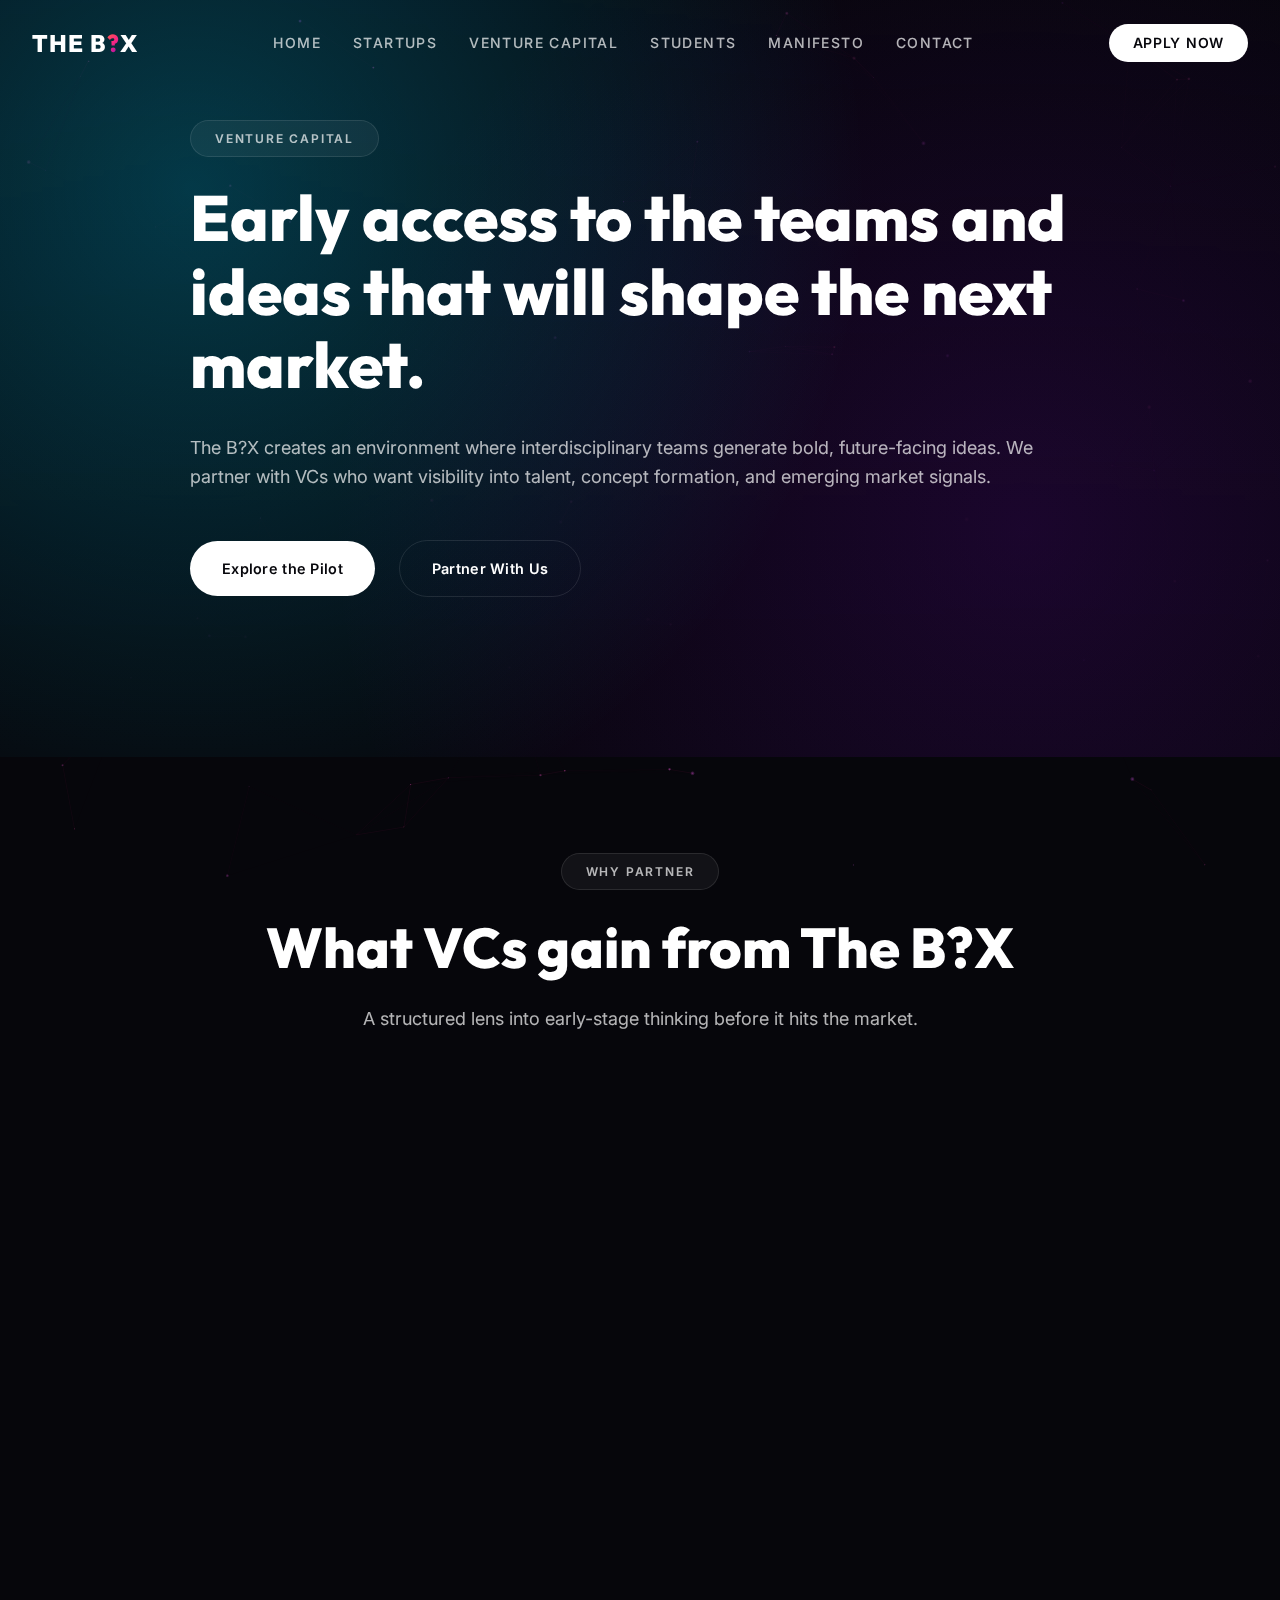
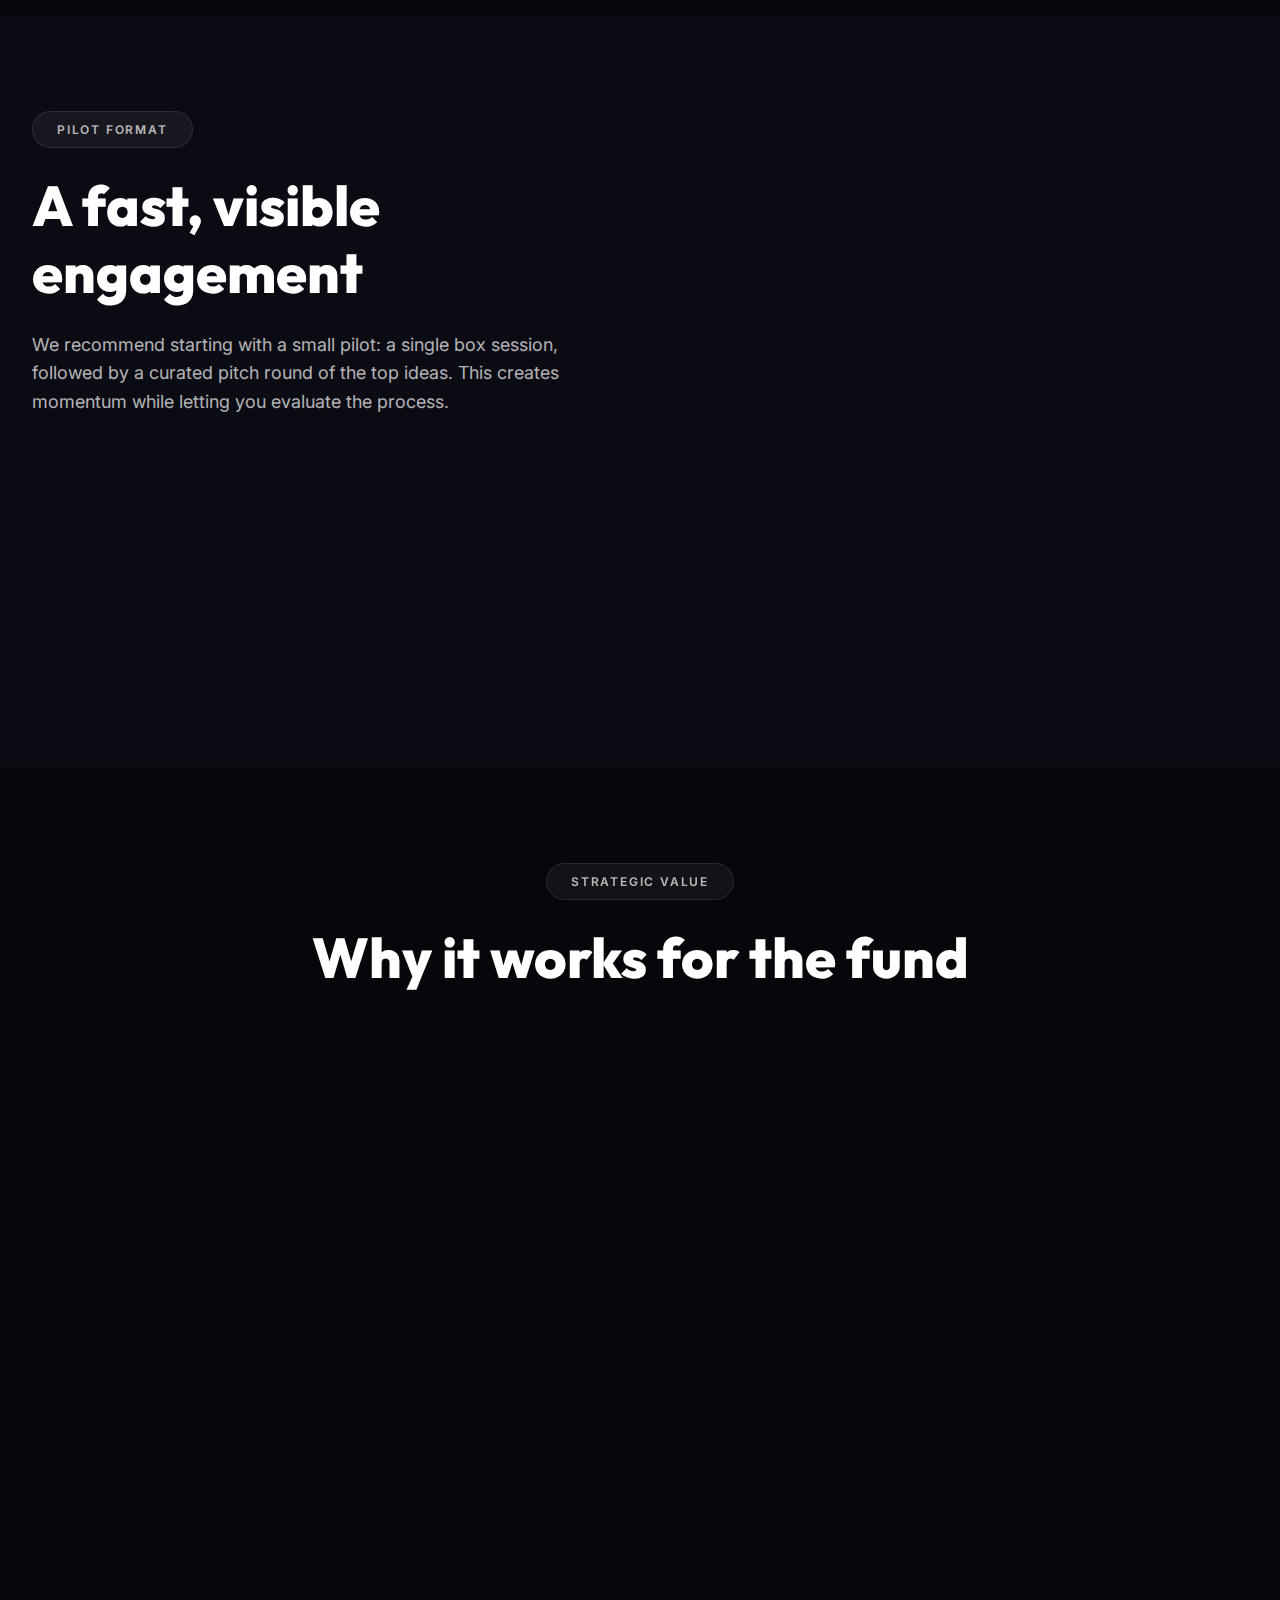
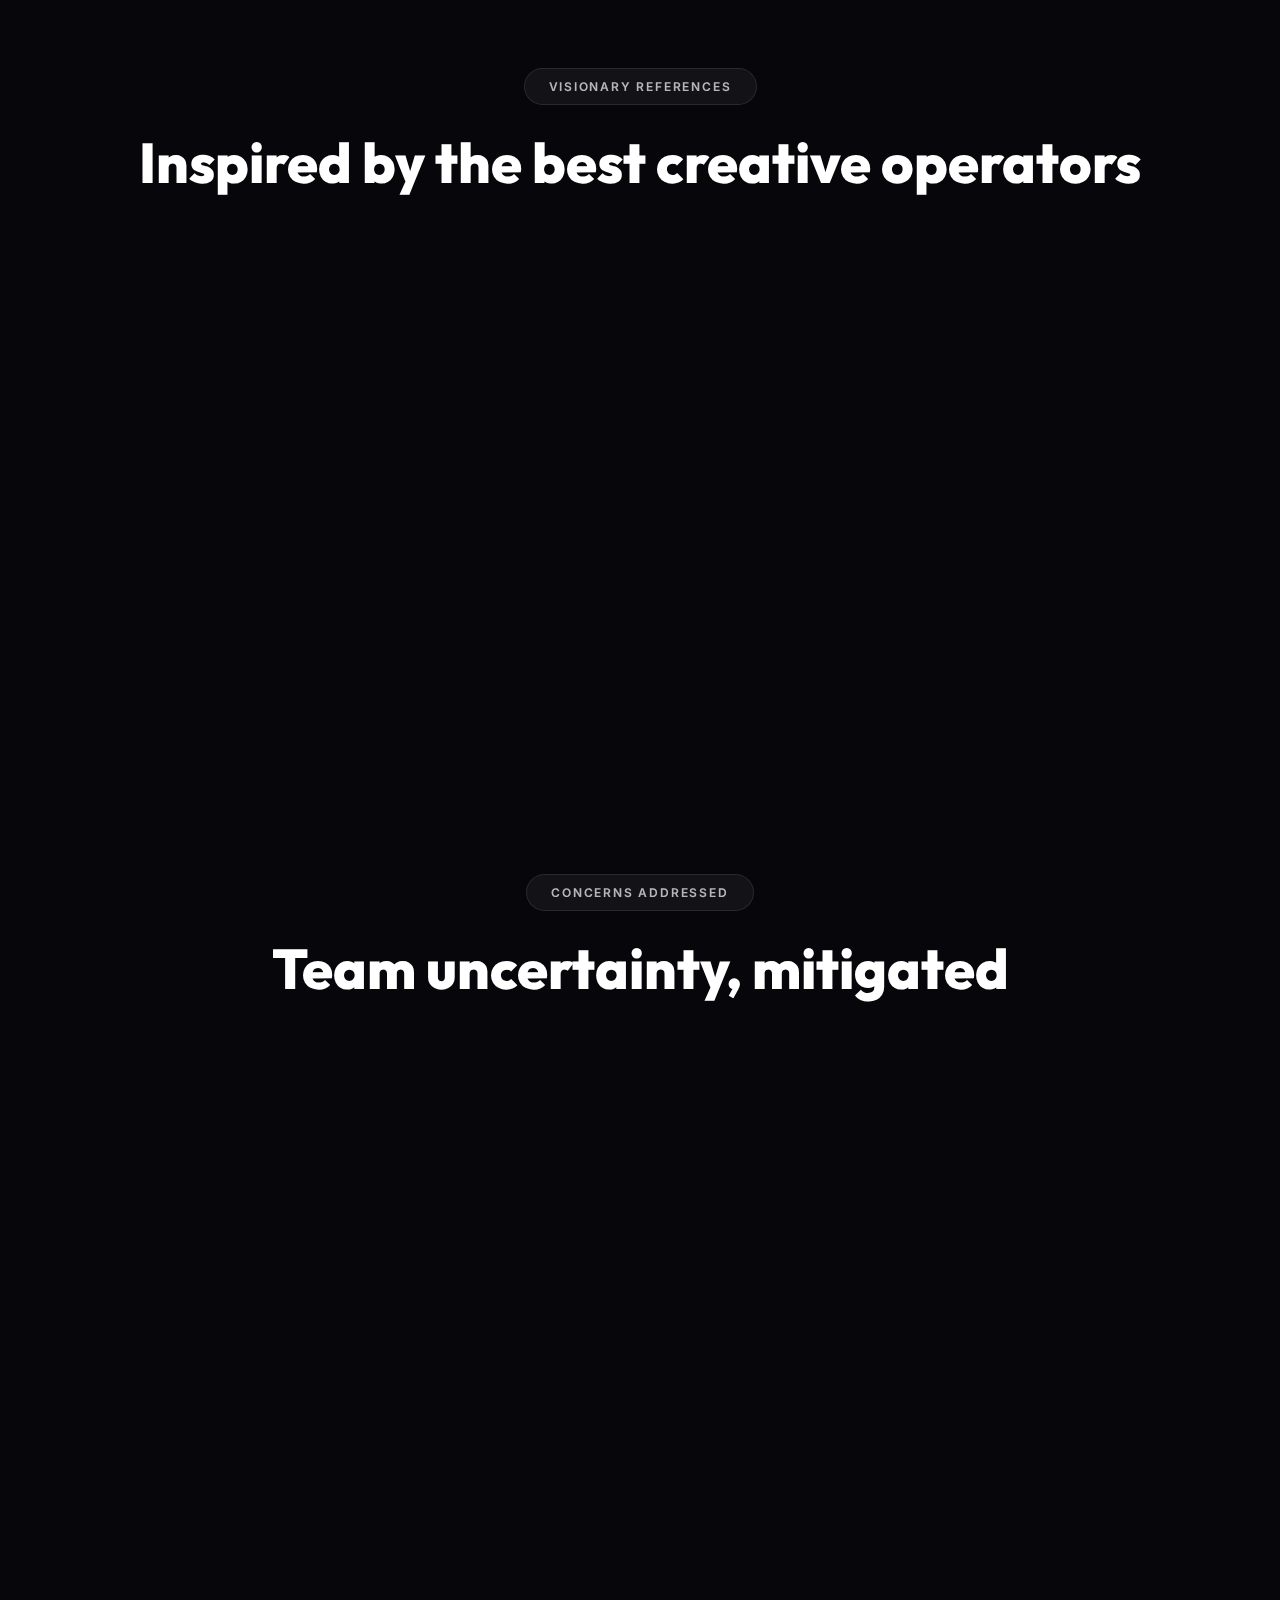
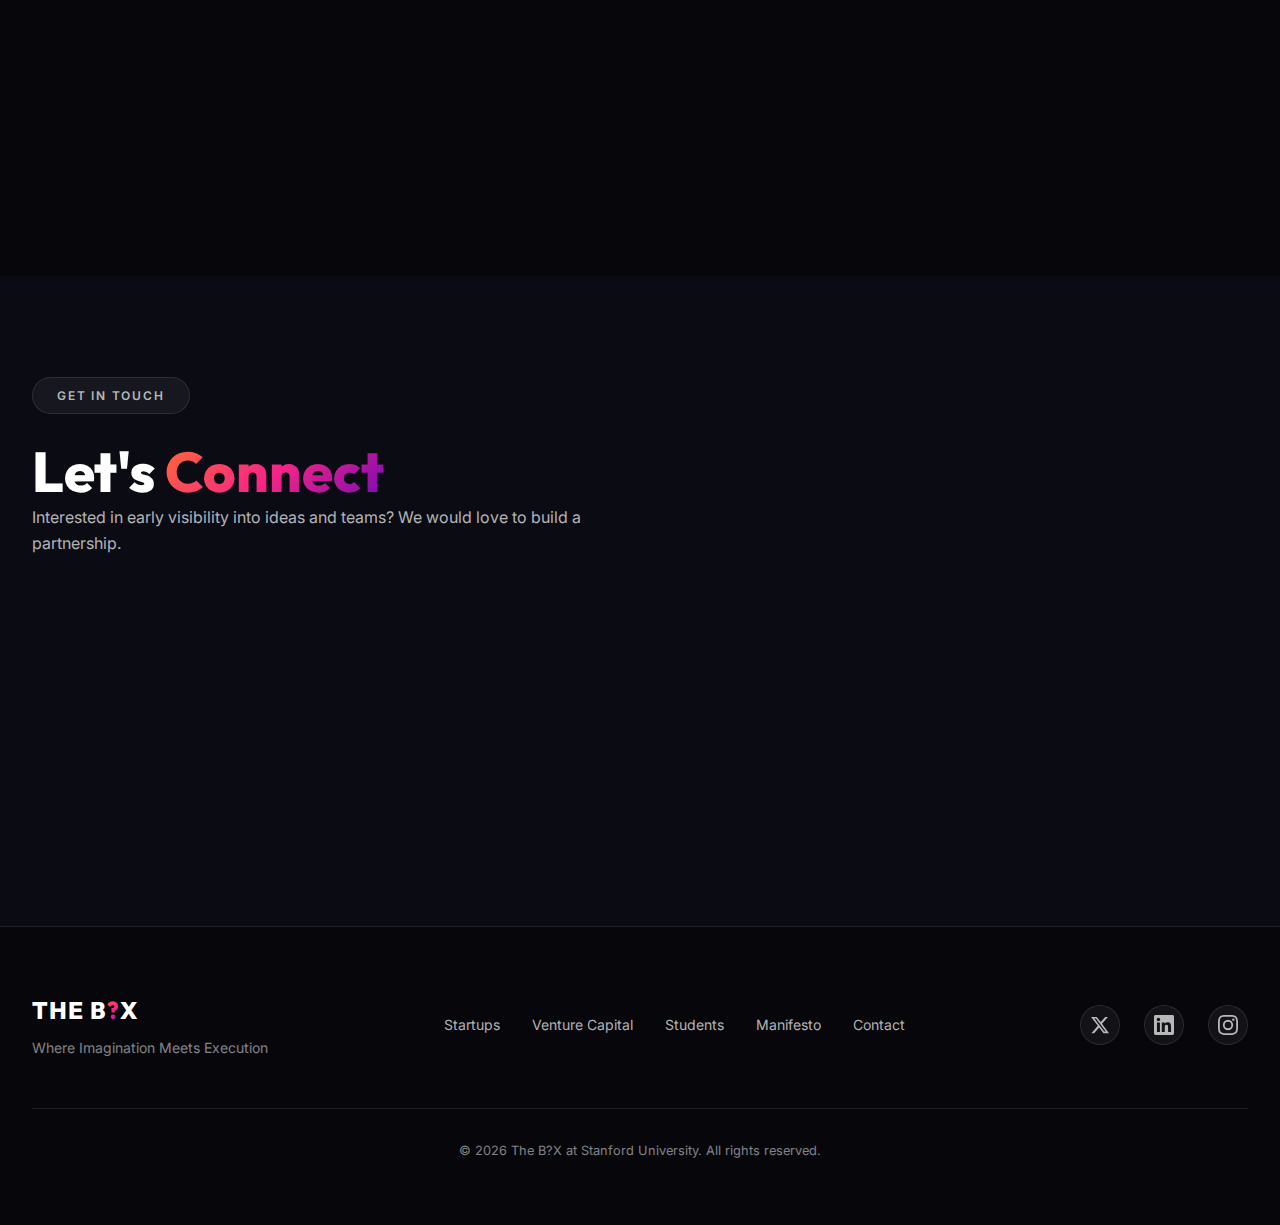
<file: venture-capital.html>
<!DOCTYPE html>
<html lang="en">
<head>
    <meta charset="UTF-8">
    <meta name="viewport" content="width=device-width, initial-scale=1.0">
    <meta name="description" content="The B?X partners with venture capital firms to surface visionary teams, ideas, and market signals early.">
    <meta name="keywords" content="venture capital, startup ideas, Stanford, innovation, brainstorming">
    <meta property="og:title" content="The B?X | Venture Capital">
    <meta property="og:description" content="A VC partnership model for surfacing bold ideas, interdisciplinary teams, and future market directions.">
    <meta property="og:type" content="website">
    <title>The B?X | Venture Capital</title>
    <link rel="preconnect" href="https://fonts.googleapis.com">
    <link rel="preconnect" href="https://fonts.gstatic.com" crossorigin>
    <link href="https://fonts.googleapis.com/css2?family=Inter:wght@300;400;500;600;700;800;900&family=Outfit:wght@300;400;500;600;700;800;900&display=swap" rel="stylesheet">
    <link rel="stylesheet" href="styles.css">
</head>
<body class="page-venture">
    <div id="particles-container" class="particles-bg"></div>

    <nav class="navbar" id="navbar">
        <div class="nav-container">
            <a href="index.html" class="logo">
                <span class="logo-text">THE B<span class="logo-triangle">?</span>X</span>
            </a>
            <div class="nav-links">
                <a href="index.html" class="nav-link">Home</a>
                <a href="startups.html" class="nav-link">Startups</a>
                <a href="venture-capital.html" class="nav-link">Venture Capital</a>
                <a href="students.html" class="nav-link">Students</a>
                <a href="manifesto.html" class="nav-link">Manifesto</a>
                <a href="#contact" class="nav-link">Contact</a>
            </div>
            <a href="students.html#apply" class="nav-cta">Apply Now</a>
            <button class="mobile-menu-btn" id="mobile-menu-btn" aria-label="Toggle menu">
                <span></span>
                <span></span>
                <span></span>
            </button>
        </div>
    </nav>

    <div class="mobile-menu" id="mobile-menu">
        <a href="index.html" class="mobile-link">Home</a>
        <a href="startups.html" class="mobile-link">Startups</a>
        <a href="venture-capital.html" class="mobile-link">Venture Capital</a>
        <a href="students.html" class="mobile-link">Students</a>
        <a href="manifesto.html" class="mobile-link">Manifesto</a>
        <a href="#contact" class="mobile-link">Contact</a>
        <a href="students.html#apply" class="mobile-cta">Apply Now</a>
    </div>

    <section class="page-hero">
        <div class="page-hero-bg"></div>
        <div class="container">
            <div class="page-hero-content">
                <span class="section-tag">Venture Capital</span>
                <h1 class="page-hero-title">Early access to the teams and ideas that will shape the next market.</h1>
                <p class="page-hero-subtitle">
                    The B?X creates an environment where interdisciplinary teams generate bold, future-facing ideas.
                    We partner with VCs who want visibility into talent, concept formation, and emerging market signals.
                </p>
                <div class="hero-ctas">
                    <a href="#pilot" class="btn btn-primary">Explore the Pilot</a>
                    <a href="#contact" class="btn btn-secondary">Partner With Us</a>
                </div>
            </div>
        </div>
    </section>

    <section class="section" id="value">
        <div class="container">
            <div class="section-header">
                <span class="section-tag">Why Partner</span>
                <h2 class="section-title">What VCs gain from The B?X</h2>
                <p class="section-description">A structured lens into early-stage thinking before it hits the market.</p>
            </div>
            <div class="info-grid">
                <div class="info-card glass-card">
                    <h3>Early signals</h3>
                    <p>See where high-potential student teams are pushing their imagination before they form companies.</p>
                </div>
                <div class="info-card glass-card">
                    <h3>Team formation</h3>
                    <p>Observe how interdisciplinary teams collaborate, iterate, and handle time pressure.</p>
                </div>
                <div class="info-card glass-card">
                    <h3>Fresh problem framing</h3>
                    <p>Discover novel angles on market shifts that do not emerge from standard diligence frameworks.</p>
                </div>
            </div>
        </div>
    </section>

    <section class="section section-split" id="pilot">
        <div class="container">
            <div class="split-grid">
                <div class="split-text">
                    <span class="section-tag">Pilot Format</span>
                    <h2 class="section-title">A fast, visible engagement</h2>
                    <p class="section-description">
                        We recommend starting with a small pilot: a single box session, followed by a curated pitch
                        round of the top ideas. This creates momentum while letting you evaluate the process.
                    </p>
                    <div class="key-points">
                        <div class="key-point">
                            <h4>Time-bound pitch</h4>
                            <p>Top teams deliver a focused 10-minute pitch to VC partners and advisors.</p>
                        </div>
                        <div class="key-point">
                            <h4>Curated selection</h4>
                            <p>Faculty advisors help identify the most exceptional outcomes to surface.</p>
                        </div>
                        <div class="key-point">
                            <h4>Clear next steps</h4>
                            <p>We provide follow-on options for deeper diligence or cohort sponsorship.</p>
                        </div>
                    </div>
                </div>
                <div class="split-visual">
                    <div class="visual-panel">
                        <div class="panel-links">
                            <a class="panel-link" href="#value">
                                VC Value
                                <span>Early market signal</span>
                            </a>
                            <a class="panel-link" href="#pilot">
                                Pilot Format
                                <span>10-minute pitches</span>
                            </a>
                            <a class="panel-link" href="#contact">
                                Partner With Us
                                <span>Build a pipeline</span>
                            </a>
                        </div>
                    </div>
                </div>
            </div>
        </div>
    </section>

    <section class="section">
        <div class="container">
            <div class="section-header">
                <span class="section-tag">Strategic Value</span>
                <h2 class="section-title">Why it works for the fund</h2>
            </div>
            <div class="info-grid">
                <div class="info-card glass-card">
                    <h3>Proprietary access</h3>
                    <p>Engage with emerging ideas before they enter the standard VC pipeline.</p>
                </div>
                <div class="info-card glass-card">
                    <h3>Market foresight</h3>
                    <p>Use the box output as a qualitative signal of where student builders see the world going.</p>
                </div>
                <div class="info-card glass-card">
                    <h3>Talent pipeline</h3>
                    <p>Build relationships with future founders who already demonstrate vision and execution.</p>
                </div>
            </div>
        </div>
    </section>

    <section class="section">
        <div class="container">
            <div class="section-header">
                <span class="section-tag">Visionary References</span>
                <h2 class="section-title">Inspired by the best creative operators</h2>
            </div>
            <div class="info-grid">
                <div class="info-card glass-card">
                    <h3>Moonshot-level thinking</h3>
                    <p>We are inspired by groups like the Google Moonshot Factory that work 10 years ahead.</p>
                </div>
                <div class="info-card glass-card">
                    <h3>Human-centered prototyping</h3>
                    <p>IDEO-style creativity informs our emphasis on rapid, human-first exploration.</p>
                </div>
            </div>
        </div>
    </section>

    <section class="section">
        <div class="container">
            <div class="section-header">
                <span class="section-tag">Concerns Addressed</span>
                <h2 class="section-title">Team uncertainty, mitigated</h2>
            </div>
            <div class="difference-grid">
                <div class="diff-column">
                    <h3 class="diff-header diff-them">Common VC Concerns</h3>
                    <ul class="diff-list">
                        <li>
                            <span class="diff-icon diff-x">?</span>
                            <span>Team dynamics may evolve after the session</span>
                        </li>
                        <li>
                            <span class="diff-icon diff-x">?</span>
                            <span>Early-stage ideas can feel too open-ended</span>
                        </li>
                        <li>
                            <span class="diff-icon diff-x">?</span>
                            <span>Unclear follow-through after the box</span>
                        </li>
                    </ul>
                </div>
                <div class="diff-column diff-us">
                    <h3 class="diff-header diff-box">Our Mitigations</h3>
                    <ul class="diff-list">
                        <li>
                            <span class="diff-icon diff-check">?</span>
                            <span>We track teams post-session and highlight sustained commitment</span>
                        </li>
                        <li>
                            <span class="diff-icon diff-check">?</span>
                            <span>Faculty advisors shape prompts that lead to tangible direction</span>
                        </li>
                        <li>
                            <span class="diff-icon diff-check">?</span>
                            <span>Follow-on workshops and mentorship create clear next steps</span>
                        </li>
                    </ul>
                </div>
            </div>
        </div>
    </section>

    <section class="section cta-strip">
        <div class="container">
            <div class="cta-content glass-card">
                <div>
                    <h2>Interested in sponsoring a cohort?</h2>
                    <p>We can tailor a pilot or longer-term partnership to your fund's focus.</p>
                </div>
                <a href="#contact" class="btn btn-primary">Start a VC Partnership</a>
            </div>
        </div>
    </section>

    <section class="section contact" id="contact">
        <div class="container">
            <div class="contact-grid">
                <div class="contact-info">
                    <span class="section-tag">Get In Touch</span>
                    <h2 class="section-title">Let's <span class="gradient-text">Connect</span></h2>
                    <p class="contact-description">
                        Interested in early visibility into ideas and teams? We would love to build a partnership.
                    </p>
                    <div class="contact-methods">
                        <a href="mailto:thebox@stanford.edu" class="contact-method">
                            <div class="method-icon">
                                <svg width="24" height="24" viewBox="0 0 24 24" fill="none" stroke="currentColor" stroke-width="1.5">
                                    <path d="M4 4h16c1.1 0 2 .9 2 2v12c0 1.1-.9 2-2 2H4c-1.1 0-2-.9-2-2V6c0-1.1.9-2 2-2z"/>
                                    <polyline points="22,6 12,13 2,6"/>
                                </svg>
                            </div>
                            <span>thebox@stanford.edu</span>
                        </a>
                        <a href="#" class="contact-method">
                            <div class="method-icon">
                                <svg width="24" height="24" viewBox="0 0 24 24" fill="none" stroke="currentColor" stroke-width="1.5">
                                    <path d="M21 10c0 7-9 13-9 13s-9-6-9-13a9 9 0 0 1 18 0z"/>
                                    <circle cx="12" cy="10" r="3"/>
                                </svg>
                            </div>
                            <span>Stanford University, CA</span>
                        </a>
                    </div>
                </div>
                <div class="contact-visual">
                    <div class="visual-panel">
                        <div class="panel-links">
                            <a class="panel-link" href="mailto:thebox@stanford.edu">
                                Email Us
                                <span>thebox@stanford.edu</span>
                            </a>
                            <a class="panel-link" href="#pilot">
                                Explore the Pilot
                                <span>See the flow</span>
                            </a>
                            <a class="panel-link" href="manifesto.html">
                                Read the Manifesto
                                <span>Visionary intent</span>
                            </a>
                        </div>
                    </div>
                </div>
            </div>
        </div>
    </section>

    <footer class="footer">
        <div class="container">
            <div class="footer-content">
                <div class="footer-brand">
                    <a href="index.html" class="footer-logo">
                        <span class="logo-text">THE B<span class="logo-triangle">?</span>X</span>
                    </a>
                    <p class="footer-tagline">Where Imagination Meets Execution</p>
                </div>
                <div class="footer-links">
                    <a href="startups.html">Startups</a>
                    <a href="venture-capital.html">Venture Capital</a>
                    <a href="students.html">Students</a>
                    <a href="manifesto.html">Manifesto</a>
                    <a href="#contact">Contact</a>
                </div>
                <div class="footer-social">
                    <a href="#" class="social-link" aria-label="Twitter">
                        <svg width="20" height="20" viewBox="0 0 24 24" fill="currentColor">
                            <path d="M18.244 2.25h3.308l-7.227 8.26 8.502 11.24H16.17l-5.214-6.817L4.99 21.75H1.68l7.73-8.835L1.254 2.25H8.08l4.713 6.231zm-1.161 17.52h1.833L7.084 4.126H5.117z"/>
                        </svg>
                    </a>
                    <a href="#" class="social-link" aria-label="LinkedIn">
                        <svg width="20" height="20" viewBox="0 0 24 24" fill="currentColor">
                            <path d="M20.447 20.452h-3.554v-5.569c0-1.328-.027-3.037-1.852-3.037-1.853 0-2.136 1.445-2.136 2.939v5.667H9.351V9h3.414v1.561h.046c.477-.9 1.637-1.85 3.37-1.85 3.601 0 4.267 2.37 4.267 5.455v6.286zM5.337 7.433c-1.144 0-2.063-.926-2.063-2.065 0-1.138.92-2.063 2.063-2.063 1.14 0 2.064.925 2.064 2.063 0 1.139-.925 2.065-2.064 2.065zm1.782 13.019H3.555V9h3.564v11.452zM22.225 0H1.771C.792 0 0 .774 0 1.729v20.542C0 23.227.792 24 1.771 24h20.451C23.2 24 24 23.227 24 22.271V1.729C24 .774 23.2 0 22.222 0h.003z"/>
                        </svg>
                    </a>
                    <a href="#" class="social-link" aria-label="Instagram">
                        <svg width="20" height="20" viewBox="0 0 24 24" fill="currentColor">
                            <path d="M12 2.163c3.204 0 3.584.012 4.85.07 3.252.148 4.771 1.691 4.919 4.919.058 1.265.069 1.645.069 4.849 0 3.205-.012 3.584-.069 4.849-.149 3.225-1.664 4.771-4.919 4.919-1.266.058-1.644.07-4.85.07-3.204 0-3.584-.012-4.849-.07-3.26-.149-4.771-1.699-4.919-4.92-.058-1.265-.07-1.644-.07-4.849 0-3.204.013-3.583.07-4.849.149-3.227 1.664-4.771 4.919-4.919 1.266-.057 1.645-.069 4.849-.069zM12 0C8.741 0 8.333.014 7.053.072 2.695.272.273 2.69.073 7.052.014 8.333 0 8.741 0 12c0 3.259.014 3.668.072 4.948.2 4.358 2.618 6.78 6.98 6.98C8.333 23.986 8.741 24 12 24c3.259 0 3.668-.014 4.948-.072 4.354-.2 6.782-2.618 6.979-6.98.059-1.28.073-1.689.073-4.948 0-3.259-.014-3.667-.072-4.947-.196-4.354-2.617-6.78-6.979-6.98C15.668.014 15.259 0 12 0zm0 5.838a6.162 6.162 0 100 12.324 6.162 6.162 0 000-12.324zM12 16a4 4 0 110-8 4 4 0 010 8zm6.406-11.845a1.44 1.44 0 100 2.881 1.44 1.44 0 000-2.881z"/>
                        </svg>
                    </a>
                </div>
            </div>
            <div class="footer-bottom">
                <p>&copy; 2026 The B?X at Stanford University. All rights reserved.</p>
            </div>
        </div>
    </footer>

    <script src="script.js"></script>
</body>
</html>
</file>
<file: styles.css>
/* ===== CSS VARIABLES & DESIGN TOKENS ===== */
:root {
    /* Colors */
    --color-bg-primary: #06060B;
    --color-bg-secondary: #0B0B14;
    --color-bg-tertiary: #121220;
    
    /* Gradient Colors */
    --gradient-start: #FF6B35;
    --gradient-mid: #F72585;
    --gradient-end: #7209B7;
    --gradient-accent: linear-gradient(135deg, var(--gradient-start) 0%, var(--gradient-mid) 50%, var(--gradient-end) 100%);
    
    /* Text Colors */
    --color-text-primary: #FFFFFF;
    --color-text-secondary: rgba(255, 255, 255, 0.7);
    --color-text-muted: rgba(255, 255, 255, 0.5);
    
    /* UI Colors */
    --color-border: rgba(255, 255, 255, 0.1);
    --color-border-hover: rgba(255, 255, 255, 0.2);
    --color-glass: rgba(255, 255, 255, 0.05);
    --color-glass-hover: rgba(255, 255, 255, 0.08);
    
    /* Glow Colors */
    --glow-primary: rgba(247, 37, 133, 0.4);
    --glow-secondary: rgba(255, 107, 53, 0.3);
    --glow-tertiary: rgba(114, 9, 183, 0.4);
    
    /* Typography */
    --font-display: 'Outfit', sans-serif;
    --font-body: 'Inter', sans-serif;
    
    /* Spacing */
    --spacing-xs: 0.5rem;
    --spacing-sm: 1rem;
    --spacing-md: 1.5rem;
    --spacing-lg: 2rem;
    --spacing-xl: 3rem;
    --spacing-2xl: 4rem;
    --spacing-3xl: 6rem;
    
    /* Border Radius */
    --radius-sm: 8px;
    --radius-md: 12px;
    --radius-lg: 20px;
    --radius-xl: 28px;
    --radius-full: 9999px;
    
    /* Transitions */
    --transition-fast: 150ms ease;
    --transition-base: 300ms ease;
    --transition-slow: 500ms ease;
    
    /* Z-Index */
    --z-base: 1;
    --z-elevated: 10;
    --z-nav: 100;
    --z-modal: 1000;
}

/* ===== RESET & BASE ===== */
*, *::before, *::after {
    margin: 0;
    padding: 0;
    box-sizing: border-box;
}

html {
    scroll-behavior: smooth;
    font-size: 16px;
}

body {
    font-family: var(--font-body);
    background-color: var(--color-bg-primary);
    color: var(--color-text-primary);
    line-height: 1.6;
    overflow-x: hidden;
    -webkit-font-smoothing: antialiased;
    -moz-osx-font-smoothing: grayscale;
}

/* ===== PAGE VARIATIONS ===== */
body.page-home .hero-layer-1 {
    background: radial-gradient(ellipse at 25% 20%, rgba(114, 9, 183, 0.35) 0%, transparent 50%);
}

body.page-startups .page-hero-bg {
    background:
        radial-gradient(circle at 20% 20%, rgba(255, 107, 53, 0.35) 0%, transparent 55%),
        radial-gradient(circle at 85% 80%, rgba(247, 37, 133, 0.2) 0%, transparent 60%),
        linear-gradient(to bottom, rgba(6, 6, 11, 0.35) 0%, var(--color-bg-primary) 100%);
}

body.page-startups .section-split {
    background: #0f0b14;
}

body.page-startups .cta-strip .cta-content {
    border: 1px solid rgba(255, 107, 53, 0.4);
    box-shadow: 0 30px 80px rgba(255, 107, 53, 0.15);
}

body.page-venture .page-hero-bg {
    background:
        radial-gradient(circle at 15% 25%, rgba(0, 212, 255, 0.25) 0%, transparent 55%),
        radial-gradient(circle at 80% 70%, rgba(114, 9, 183, 0.2) 0%, transparent 60%),
        linear-gradient(to bottom, rgba(6, 6, 11, 0.45) 0%, var(--color-bg-primary) 100%);
}

body.page-venture .info-grid {
    grid-template-columns: repeat(2, 1fr);
}

body.page-venture .info-grid .info-card:last-child {
    grid-column: 1 / -1;
}

body.page-venture .cta-strip .cta-content {
    border: 1px solid rgba(0, 212, 255, 0.35);
    box-shadow: 0 30px 80px rgba(0, 212, 255, 0.12);
}

body.page-students .page-hero-bg {
    background:
        radial-gradient(circle at 25% 20%, rgba(255, 221, 87, 0.25) 0%, transparent 55%),
        radial-gradient(circle at 80% 75%, rgba(255, 107, 53, 0.2) 0%, transparent 60%),
        linear-gradient(to bottom, rgba(6, 6, 11, 0.4) 0%, var(--color-bg-primary) 100%);
}

body.page-students .section-split {
    background: #0b111c;
}

body.page-manifesto .page-hero-bg {
    background:
        radial-gradient(circle at 18% 22%, rgba(114, 9, 183, 0.3) 0%, transparent 55%),
        radial-gradient(circle at 75% 70%, rgba(255, 221, 87, 0.18) 0%, transparent 60%),
        linear-gradient(to bottom, rgba(6, 6, 11, 0.45) 0%, var(--color-bg-primary) 100%);
}

body.page-manifesto .quote-block {
    border: 1px solid rgba(255, 221, 87, 0.25);
}

a {
    text-decoration: none;
    color: inherit;
    transition: var(--transition-base);
}

img {
    max-width: 100%;
    height: auto;
    display: block;
}

button {
    font-family: inherit;
    cursor: pointer;
    border: none;
    background: none;
}

input, textarea {
    font-family: inherit;
    font-size: inherit;
}

/* ===== UTILITIES ===== */
.container {
    max-width: 1280px;
    margin: 0 auto;
    padding: 0 var(--spacing-lg);
}

.section {
    padding: var(--spacing-3xl) 0;
    position: relative;
}

.gradient-text {
    background: var(--gradient-accent);
    -webkit-background-clip: text;
    -webkit-text-fill-color: transparent;
    background-clip: text;
}

.glass-card {
    background: var(--color-glass);
    backdrop-filter: blur(20px);
    -webkit-backdrop-filter: blur(20px);
    border: 1px solid var(--color-border);
    border-radius: var(--radius-lg);
    transition: var(--transition-base);
}

.glass-card:hover {
    background: var(--color-glass-hover);
    border-color: var(--color-border-hover);
    transform: translateY(-4px);
}

/* ===== PARTICLES BACKGROUND ===== */
.particles-bg {
    position: fixed;
    top: 0;
    left: 0;
    width: 100%;
    height: 100%;
    z-index: -1;
    pointer-events: none;
}

/* ===== NAVIGATION ===== */
.navbar {
    position: fixed;
    top: 0;
    left: 0;
    right: 0;
    z-index: var(--z-nav);
    padding: var(--spacing-md) 0;
    transition: var(--transition-base);
}

.navbar.scrolled {
    background: rgba(6, 6, 11, 0.9);
    backdrop-filter: blur(20px);
    -webkit-backdrop-filter: blur(20px);
    border-bottom: 1px solid var(--color-border);
}

.nav-container {
    max-width: 1280px;
    margin: 0 auto;
    padding: 0 var(--spacing-lg);
    display: flex;
    align-items: center;
    justify-content: space-between;
}

.logo {
    display: flex;
    align-items: center;
    gap: var(--spacing-xs);
}

.logo-text {
    font-family: var(--font-display);
    font-size: 1.5rem;
    font-weight: 800;
    letter-spacing: 0.05em;
    color: var(--color-text-primary);
}

.logo-triangle {
    background: var(--gradient-accent);
    -webkit-background-clip: text;
    -webkit-text-fill-color: transparent;
    background-clip: text;
}

.nav-links {
    display: flex;
    align-items: center;
    gap: var(--spacing-lg);
}

.nav-link {
    font-size: 0.875rem;
    font-weight: 500;
    color: var(--color-text-secondary);
    text-transform: uppercase;
    letter-spacing: 0.1em;
    padding: var(--spacing-xs) 0;
    position: relative;
}

.nav-link::after {
    content: '';
    position: absolute;
    bottom: 0;
    left: 0;
    width: 0;
    height: 2px;
    background: var(--gradient-accent);
    transition: var(--transition-base);
}

.nav-link:hover {
    color: var(--color-text-primary);
}

.nav-link:hover::after {
    width: 100%;
}

.nav-cta {
    background: var(--color-text-primary);
    color: var(--color-bg-primary);
    padding: var(--spacing-xs) var(--spacing-md);
    border-radius: var(--radius-full);
    font-size: 0.875rem;
    font-weight: 600;
    letter-spacing: 0.05em;
    text-transform: uppercase;
    transition: var(--transition-base);
}

.nav-cta:hover {
    transform: scale(1.05);
    box-shadow: 0 0 30px var(--glow-primary);
}

.mobile-menu-btn {
    display: none;
    flex-direction: column;
    gap: 5px;
    padding: var(--spacing-xs);
}

.mobile-menu-btn span {
    width: 24px;
    height: 2px;
    background: var(--color-text-primary);
    transition: var(--transition-base);
}

.mobile-menu {
    display: none;
    position: fixed;
    top: 70px;
    left: 0;
    right: 0;
    background: rgba(6, 6, 11, 0.98);
    backdrop-filter: blur(20px);
    padding: var(--spacing-lg);
    flex-direction: column;
    gap: var(--spacing-md);
    z-index: var(--z-nav);
    border-bottom: 1px solid var(--color-border);
}

.mobile-menu.active {
    display: flex;
}

.mobile-link {
    font-size: 1rem;
    font-weight: 500;
    color: var(--color-text-secondary);
    padding: var(--spacing-sm) 0;
    border-bottom: 1px solid var(--color-border);
}

.mobile-cta {
    background: var(--gradient-accent);
    color: var(--color-text-primary);
    padding: var(--spacing-sm) var(--spacing-lg);
    border-radius: var(--radius-full);
    font-weight: 600;
    text-align: center;
    margin-top: var(--spacing-md);
}

/* ===== HERO SECTION ===== */
.hero {
    min-height: 100vh;
    display: flex;
    align-items: center;
    justify-content: center;
    position: relative;
    padding-top: 100px;
    padding-bottom: 120px;
    overflow: hidden;
}

.hero-bg-layers {
    position: absolute;
    inset: 0;
    z-index: -1;
}

.hero-layer {
    position: absolute;
    inset: 0;
    background-size: cover;
    background-position: center;
}

.hero-layer-1 {
    background: radial-gradient(ellipse at 30% 20%, rgba(114, 9, 183, 0.3) 0%, transparent 50%);
}

.hero-layer-2 {
    background: radial-gradient(ellipse at 70% 80%, rgba(255, 107, 53, 0.2) 0%, transparent 50%);
}

.hero-gradient {
    position: absolute;
    inset: 0;
    background: linear-gradient(to bottom, transparent 0%, var(--color-bg-primary) 100%);
}

.hero-content {
    text-align: center;
    max-width: 900px;
    padding: var(--spacing-xl);
    z-index: var(--z-base);
}

.hero-badge {
    display: inline-flex;
    align-items: center;
    gap: var(--spacing-sm);
    padding: var(--spacing-xs) var(--spacing-md);
    background: var(--color-glass);
    border: 1px solid var(--color-border);
    border-radius: var(--radius-full);
    font-size: 0.75rem;
    font-weight: 600;
    letter-spacing: 0.15em;
    text-transform: uppercase;
    color: var(--color-text-secondary);
    margin-bottom: var(--spacing-lg);
    animation: fadeInUp 0.8s ease;
}

.badge-icon {
    background: var(--gradient-accent);
    -webkit-background-clip: text;
    -webkit-text-fill-color: transparent;
    background-clip: text;
}

.hero-title {
    font-family: var(--font-display);
    font-size: clamp(2.5rem, 8vw, 5rem);
    font-weight: 900;
    line-height: 1.1;
    margin-bottom: var(--spacing-lg);
    letter-spacing: -0.02em;
}

.title-line {
    display: block;
    animation: fadeInUp 0.8s ease;
}

.title-line:nth-child(1) { animation-delay: 0.1s; }
.title-line:nth-child(2) { animation-delay: 0.2s; }
.title-line:nth-child(3) { animation-delay: 0.3s; }

.hero-subtitle {
    font-size: 1.125rem;
    color: var(--color-text-secondary);
    max-width: 700px;
    margin: 0 auto var(--spacing-xl);
    animation: fadeInUp 0.8s ease 0.4s both;
}

.hero-subtitle strong {
    color: var(--color-text-primary);
}

.hero-ctas {
    display: flex;
    align-items: center;
    justify-content: center;
    gap: var(--spacing-md);
    margin-bottom: var(--spacing-2xl);
    animation: fadeInUp 0.8s ease 0.5s both;
}

.btn {
    display: inline-flex;
    align-items: center;
    gap: var(--spacing-xs);
    padding: var(--spacing-sm) var(--spacing-lg);
    border-radius: var(--radius-full);
    font-weight: 600;
    font-size: 0.9rem;
    letter-spacing: 0.02em;
    transition: var(--transition-base);
}

.btn-primary {
    background: var(--color-text-primary);
    color: var(--color-bg-primary);
}

.btn-primary:hover {
    transform: scale(1.05);
    box-shadow: 0 0 40px var(--glow-primary);
}

.btn-secondary {
    background: transparent;
    color: var(--color-text-primary);
    border: 1px solid var(--color-border);
}

.btn-secondary:hover {
    background: var(--color-glass);
    border-color: var(--color-border-hover);
}

.btn-full {
    width: 100%;
    justify-content: center;
}

.hero-stats {
    display: flex;
    align-items: center;
    justify-content: center;
    gap: var(--spacing-lg);
    margin-bottom: var(--spacing-xl);
    animation: fadeInUp 0.8s ease 0.6s both;
}

.stat {
    text-align: center;
}

.stat-value {
    display: block;
    font-family: var(--font-display);
    font-size: 1.25rem;
    font-weight: 700;
    color: var(--color-text-primary);
}

.stat-label {
    font-size: 0.75rem;
    color: var(--color-text-muted);
    text-transform: uppercase;
    letter-spacing: 0.1em;
}

.stat-divider {
    color: var(--gradient-mid);
}

.hero-image-container {
    position: absolute;
    right: -200px;
    top: 50%;
    transform: translateY(-50%);
    width: 600px;
    height: 600px;
    opacity: 0.6;
    z-index: 0;
    pointer-events: none;
}

.hero-sculpture {
    width: 100%;
    height: 100%;
    border-radius: 50%;
    background:
        radial-gradient(circle at 30% 30%, rgba(255, 107, 53, 0.35), transparent 55%),
        radial-gradient(circle at 70% 60%, rgba(114, 9, 183, 0.35), transparent 60%),
        linear-gradient(135deg, rgba(247, 37, 133, 0.2), rgba(6, 6, 11, 0));
    filter: blur(0.5px);
    animation: float 7s ease-in-out infinite;
}

.scroll-indicator {
    position: relative;
    margin-top: var(--spacing-lg);
    left: auto;
    transform: none;
    display: flex;
    flex-direction: column;
    align-items: center;
    gap: var(--spacing-xs);
    color: var(--color-text-muted);
    font-size: 0.75rem;
    letter-spacing: 0.1em;
    text-transform: uppercase;
    animation: fadeInUp 0.8s ease 0.7s both;
    z-index: 1;
}

.scroll-arrow {
    animation: bounce 2s ease-in-out infinite;
}

/* ===== SECTION HEADERS ===== */
.section-header {
    text-align: center;
    margin-bottom: var(--spacing-3xl);
}

.section-tag {
    display: inline-block;
    padding: var(--spacing-xs) var(--spacing-md);
    background: var(--color-glass);
    border: 1px solid var(--color-border);
    border-radius: var(--radius-full);
    font-size: 0.75rem;
    font-weight: 600;
    letter-spacing: 0.15em;
    text-transform: uppercase;
    color: var(--color-text-secondary);
    margin-bottom: var(--spacing-md);
}

.section-title {
    font-family: var(--font-display);
    font-size: clamp(2rem, 5vw, 3.5rem);
    font-weight: 800;
    line-height: 1.2;
}

.section-description {
    font-size: 1.125rem;
    color: var(--color-text-secondary);
    max-width: 600px;
    margin: var(--spacing-md) auto 0;
}

/* ===== PAGE HERO ===== */
.page-hero {
    min-height: 70vh;
    display: flex;
    align-items: center;
    position: relative;
    padding: 120px 0 var(--spacing-3xl);
    overflow: hidden;
}

.page-hero-bg {
    position: absolute;
    inset: 0;
    background:
        radial-gradient(circle at 20% 20%, rgba(114, 9, 183, 0.25) 0%, transparent 55%),
        radial-gradient(circle at 80% 70%, rgba(255, 107, 53, 0.2) 0%, transparent 60%),
        linear-gradient(to bottom, rgba(6, 6, 11, 0.4) 0%, var(--color-bg-primary) 100%);
    z-index: -1;
}

.page-hero-content {
    max-width: 900px;
}

.page-hero .hero-ctas {
    justify-content: flex-start;
}

.page-hero-title {
    font-family: var(--font-display);
    font-size: clamp(2.25rem, 6vw, 4rem);
    font-weight: 800;
    line-height: 1.15;
    margin-bottom: var(--spacing-lg);
}

.page-hero-subtitle {
    font-size: 1.125rem;
    color: var(--color-text-secondary);
    margin-bottom: var(--spacing-xl);
}

/* ===== PATHWAYS ===== */
.pathways {
    background: var(--color-bg-secondary);
}

.pathways-grid {
    display: grid;
    grid-template-columns: repeat(3, 1fr);
    gap: var(--spacing-lg);
}

.pathway-card {
    padding: var(--spacing-xl);
    display: flex;
    flex-direction: column;
    gap: var(--spacing-sm);
}

.pathway-icon {
    font-size: 2rem;
}

.pathway-card h3 {
    font-family: var(--font-display);
    font-size: 1.25rem;
    font-weight: 700;
}

.pathway-card p {
    color: var(--color-text-secondary);
}

.pathway-link {
    color: var(--color-text-primary);
    font-weight: 600;
    letter-spacing: 0.02em;
}

/* ===== SPLIT SECTIONS ===== */
.section-split {
    background: var(--color-bg-secondary);
}

.split-grid {
    display: grid;
    grid-template-columns: repeat(2, 1fr);
    gap: var(--spacing-3xl);
    align-items: center;
}

.split-image {
    width: 100%;
    border-radius: var(--radius-xl);
    box-shadow: 0 20px 80px rgba(0, 0, 0, 0.5);
}

.pill-list {
    display: flex;
    flex-wrap: wrap;
    gap: var(--spacing-sm);
    margin-top: var(--spacing-lg);
}

.pill-list span {
    padding: var(--spacing-xs) var(--spacing-md);
    background: var(--color-glass);
    border: 1px solid var(--color-border);
    border-radius: var(--radius-full);
    font-size: 0.85rem;
    color: var(--color-text-secondary);
}

.key-points {
    display: flex;
    flex-direction: column;
    gap: var(--spacing-md);
    margin-top: var(--spacing-lg);
}

.key-point h4 {
    font-family: var(--font-display);
    font-size: 1rem;
    font-weight: 600;
    margin-bottom: var(--spacing-xs);
}

.key-point p {
    color: var(--color-text-secondary);
    font-size: 0.95rem;
}

/* ===== INFO GRID ===== */
.info-grid {
    display: grid;
    grid-template-columns: repeat(3, 1fr);
    gap: var(--spacing-lg);
}

.info-card {
    padding: var(--spacing-xl);
}

.info-card h3 {
    font-family: var(--font-display);
    font-size: 1.1rem;
    font-weight: 700;
    margin-bottom: var(--spacing-sm);
}

.info-card p {
    color: var(--color-text-secondary);
    font-size: 0.95rem;
}

/* ===== QUOTE BLOCK ===== */
.quote-block {
    padding: var(--spacing-2xl);
    text-align: center;
}

.quote-block p {
    font-family: var(--font-display);
    font-size: clamp(1.4rem, 3vw, 2rem);
    font-weight: 600;
    margin-bottom: var(--spacing-md);
}

.quote-note {
    color: var(--color-text-muted);
    font-size: 0.9rem;
    letter-spacing: 0.08em;
    text-transform: uppercase;
}

/* ===== CTA STRIP ===== */
.cta-strip {
    padding: var(--spacing-2xl) 0;
}

.cta-content {
    padding: var(--spacing-xl);
    display: flex;
    align-items: center;
    justify-content: space-between;
    gap: var(--spacing-lg);
    flex-wrap: wrap;
}

.cta-content > div {
    flex: 1 1 260px;
}

.cta-content .btn {
    flex-shrink: 0;
}

.cta-content h2 {
    font-family: var(--font-display);
    font-size: 1.6rem;
    margin-bottom: var(--spacing-xs);
}

.cta-content p {
    color: var(--color-text-secondary);
}

/* ===== ABOUT SECTION ===== */
.about {
    background: var(--color-bg-secondary);
}

.about-grid {
    display: grid;
    grid-template-columns: 1fr 1fr;
    gap: var(--spacing-3xl);
    align-items: center;
}

.about-content {
    display: flex;
    flex-direction: column;
    gap: var(--spacing-lg);
}

.about-card {
    padding: var(--spacing-lg);
}

.card-icon {
    width: 56px;
    height: 56px;
    display: flex;
    align-items: center;
    justify-content: center;
    background: var(--gradient-accent);
    border-radius: var(--radius-md);
    margin-bottom: var(--spacing-md);
}

.card-icon svg {
    stroke: var(--color-text-primary);
}

.about-card h3 {
    font-family: var(--font-display);
    font-size: 1.25rem;
    font-weight: 700;
    margin-bottom: var(--spacing-sm);
}

.about-card p {
    color: var(--color-text-secondary);
    font-size: 0.95rem;
}

.about-visual {
    position: relative;
}

.visual-frame {
    position: relative;
    border-radius: var(--radius-xl);
    overflow: hidden;
}

.about-image {
    width: 100%;
    border-radius: var(--radius-xl);
}

.visual-glow {
    position: absolute;
    inset: -50%;
    background: radial-gradient(circle at center, var(--glow-primary) 0%, transparent 60%);
    z-index: -1;
    animation: pulse 4s ease-in-out infinite;
}

/* ===== PROCESS / HOW IT WORKS ===== */
.how-it-works {
    position: relative;
    overflow: hidden;
}

.process-timeline {
    position: relative;
    max-width: 1000px;
    margin: 0 auto;
}

.timeline-line {
    position: absolute;
    left: 50%;
    top: 0;
    bottom: 0;
    width: 2px;
    background: linear-gradient(to bottom, var(--color-border), var(--gradient-mid), var(--color-border));
    transform: translateX(-50%);
}

.process-step {
    display: grid;
    grid-template-columns: 1fr auto 1fr;
    gap: var(--spacing-xl);
    align-items: center;
    margin-bottom: var(--spacing-2xl);
    position: relative;
}

.process-step:nth-child(odd) .step-content {
    grid-column: 1;
}

.process-step:nth-child(odd) .step-visual {
    grid-column: 3;
}

.process-step:nth-child(even) .step-content {
    grid-column: 3;
}

.process-step:nth-child(even) .step-visual {
    grid-column: 1;
}

.step-content {
    padding: var(--spacing-xl);
}

.step-number {
    font-family: var(--font-display);
    font-size: 3rem;
    font-weight: 900;
    background: var(--gradient-accent);
    -webkit-background-clip: text;
    -webkit-text-fill-color: transparent;
    background-clip: text;
    opacity: 0.6;
    margin-bottom: var(--spacing-sm);
}

.step-content h3 {
    font-family: var(--font-display);
    font-size: 1.5rem;
    font-weight: 700;
    margin-bottom: var(--spacing-sm);
}

.step-content p {
    color: var(--color-text-secondary);
}

.step-visual {
    display: flex;
    justify-content: center;
}

.step-icon {
    width: 80px;
    height: 80px;
    display: flex;
    align-items: center;
    justify-content: center;
    background: var(--color-glass);
    border: 1px solid var(--color-border);
    border-radius: 50%;
    position: relative;
}

.step-icon::before {
    content: '';
    position: absolute;
    inset: -4px;
    border-radius: 50%;
    background: var(--gradient-accent);
    z-index: -1;
    opacity: 0.5;
}

.step-icon svg {
    stroke: var(--color-text-primary);
}

/* ===== VISION SECTION ===== */
.vision {
    position: relative;
    min-height: 100vh;
    display: flex;
    align-items: center;
}

.vision-bg {
    position: absolute;
    inset: 0;
    z-index: -1;
}

.vision-bg-pattern {
    position: absolute;
    inset: 0;
    background:
        radial-gradient(circle at 20% 20%, rgba(247, 37, 133, 0.2) 0%, transparent 55%),
        radial-gradient(circle at 80% 70%, rgba(255, 107, 53, 0.15) 0%, transparent 60%),
        linear-gradient(to bottom, rgba(6, 6, 11, 0.6), var(--color-bg-primary));
}

.vision-content {
    position: relative;
    z-index: var(--z-base);
}

.vision-title {
    font-family: var(--font-display);
    font-size: clamp(2rem, 5vw, 3rem);
    font-weight: 800;
    line-height: 1.2;
    margin-bottom: var(--spacing-2xl);
    text-align: center;
}

.vision-grid {
    display: grid;
    grid-template-columns: repeat(2, 1fr);
    gap: var(--spacing-lg);
}

.vision-card {
    padding: var(--spacing-xl);
}

.vision-icon {
    font-size: 2.5rem;
    margin-bottom: var(--spacing-md);
}

.vision-card h3 {
    font-family: var(--font-display);
    font-size: 1.25rem;
    font-weight: 700;
    margin-bottom: var(--spacing-sm);
}

.vision-card p {
    color: var(--color-text-secondary);
    font-size: 0.95rem;
}

/* ===== DIFFERENCE SECTION ===== */
.difference {
    background: var(--color-bg-secondary);
}

.difference-grid {
    display: grid;
    grid-template-columns: repeat(2, 1fr);
    gap: var(--spacing-xl);
    max-width: 900px;
    margin: 0 auto;
}

.diff-column {
    padding: var(--spacing-xl);
    border-radius: var(--radius-lg);
    background: var(--color-glass);
    border: 1px solid var(--color-border);
}

.diff-column.diff-us {
    background: linear-gradient(135deg, rgba(255, 107, 53, 0.1) 0%, rgba(114, 9, 183, 0.1) 100%);
    border-color: rgba(247, 37, 133, 0.3);
}

.diff-header {
    font-family: var(--font-display);
    font-size: 1.25rem;
    font-weight: 700;
    margin-bottom: var(--spacing-lg);
    padding-bottom: var(--spacing-md);
    border-bottom: 1px solid var(--color-border);
}

.diff-header.diff-them {
    color: var(--color-text-muted);
}

.diff-header.diff-box {
    background: var(--gradient-accent);
    -webkit-background-clip: text;
    -webkit-text-fill-color: transparent;
    background-clip: text;
}

.diff-list {
    list-style: none;
    display: flex;
    flex-direction: column;
    gap: var(--spacing-md);
}

.diff-list li {
    display: flex;
    align-items: flex-start;
    gap: var(--spacing-sm);
}

.diff-icon {
    width: 24px;
    height: 24px;
    display: flex;
    align-items: center;
    justify-content: center;
    border-radius: 50%;
    font-size: 0.75rem;
    font-weight: 700;
    flex-shrink: 0;
}

.diff-icon.diff-x {
    background: rgba(255, 107, 107, 0.2);
    color: #FF6B6B;
}

.diff-icon.diff-check {
    background: rgba(107, 255, 107, 0.2);
    color: #6BFF6B;
}

.diff-list span {
    color: var(--color-text-secondary);
    font-size: 0.95rem;
}

/* ===== COLLABORATION SECTION ===== */
.collab-content {
    display: grid;
    grid-template-columns: 1fr 1fr;
    gap: var(--spacing-3xl);
    align-items: center;
}

.collab-image-wrapper {
    position: relative;
}

.collab-image {
    width: 100%;
    border-radius: var(--radius-xl);
}

.collab-glow {
    position: absolute;
    inset: -30%;
    background: radial-gradient(circle at center, var(--glow-tertiary) 0%, transparent 60%);
    z-index: -1;
    animation: pulse 5s ease-in-out infinite;
}

.collab-description {
    font-size: 1.125rem;
    color: var(--color-text-secondary);
    margin-bottom: var(--spacing-xl);
}

.collab-features {
    display: grid;
    grid-template-columns: repeat(2, 1fr);
    gap: var(--spacing-md);
}

.collab-feature {
    display: flex;
    gap: var(--spacing-md);
    padding: var(--spacing-md);
    background: var(--color-glass);
    border: 1px solid var(--color-border);
    border-radius: var(--radius-md);
    transition: var(--transition-base);
}

.collab-feature:hover {
    background: var(--color-glass-hover);
    transform: translateY(-2px);
}

.feature-icon {
    font-size: 1.5rem;
}

.feature-text h4 {
    font-family: var(--font-display);
    font-size: 1rem;
    font-weight: 600;
    margin-bottom: var(--spacing-xs);
}

.feature-text p {
    font-size: 0.8rem;
    color: var(--color-text-muted);
}

/* ===== APPLY SECTION ===== */
.apply {
    position: relative;
    min-height: 100vh;
    display: flex;
    align-items: center;
    padding: var(--spacing-3xl) 0;
}

.apply-bg {
    position: absolute;
    inset: 0;
    z-index: -1;
}

.apply-bg-pattern {
    position: absolute;
    inset: 0;
    background:
        radial-gradient(circle at 15% 30%, rgba(114, 9, 183, 0.25) 0%, transparent 60%),
        radial-gradient(circle at 80% 70%, rgba(255, 107, 53, 0.2) 0%, transparent 60%),
        linear-gradient(to bottom, rgba(6, 6, 11, 0.7), var(--color-bg-primary));
}

.apply-content {
    max-width: 600px;
    margin: 0 auto;
}

.apply-box {
    padding: var(--spacing-2xl);
}

.apply-title {
    font-family: var(--font-display);
    font-size: clamp(1.75rem, 4vw, 2.5rem);
    font-weight: 800;
    margin-bottom: var(--spacing-md);
}

.apply-description {
    color: var(--color-text-secondary);
    margin-bottom: var(--spacing-xl);
}

.apply-form {
    display: flex;
    flex-direction: column;
    gap: var(--spacing-md);
}

.form-row {
    display: grid;
    grid-template-columns: repeat(2, 1fr);
    gap: var(--spacing-md);
}

.form-group {
    display: flex;
    flex-direction: column;
    gap: var(--spacing-xs);
}

.form-group label {
    font-size: 0.875rem;
    font-weight: 500;
    color: var(--color-text-secondary);
}

.form-group input,
.form-group textarea {
    padding: var(--spacing-sm) var(--spacing-md);
    background: var(--color-glass);
    border: 1px solid var(--color-border);
    border-radius: var(--radius-md);
    color: var(--color-text-primary);
    transition: var(--transition-base);
}

.form-group input:focus,
.form-group textarea:focus {
    outline: none;
    border-color: var(--gradient-mid);
    box-shadow: 0 0 20px rgba(247, 37, 133, 0.2);
}

.form-group input::placeholder,
.form-group textarea::placeholder {
    color: var(--color-text-muted);
}

.form-group textarea {
    resize: vertical;
    min-height: 120px;
}

/* ===== CONTACT SECTION ===== */
.contact {
    background: var(--color-bg-secondary);
}

.contact-grid {
    display: grid;
    grid-template-columns: 1fr 1fr;
    gap: var(--spacing-3xl);
    align-items: center;
}

.contact-description {
    color: var(--color-text-secondary);
    margin-bottom: var(--spacing-xl);
}

.contact-methods {
    display: flex;
    flex-direction: column;
    gap: var(--spacing-md);
}

.contact-method {
    display: flex;
    align-items: center;
    gap: var(--spacing-md);
    padding: var(--spacing-md);
    background: var(--color-glass);
    border: 1px solid var(--color-border);
    border-radius: var(--radius-md);
    transition: var(--transition-base);
}

.contact-method:hover {
    background: var(--color-glass-hover);
    transform: translateX(4px);
}

.method-icon {
    width: 48px;
    height: 48px;
    display: flex;
    align-items: center;
    justify-content: center;
    background: var(--gradient-accent);
    border-radius: 50%;
}

.method-icon svg {
    stroke: var(--color-text-primary);
}

.contact-visual {
    position: relative;
}

.contact-image {
    width: 100%;
    border-radius: var(--radius-xl);
    box-shadow: 0 20px 80px rgba(0, 0, 0, 0.5);
}

/* ===== VISUAL PLACEHOLDERS ===== */
.visual-panel {
    position: relative;
    border-radius: var(--radius-xl);
    padding: var(--spacing-xl);
    min-height: 320px;
    background:
        linear-gradient(135deg, rgba(255, 255, 255, 0.06) 0%, rgba(255, 255, 255, 0.02) 100%);
    border: 1px solid var(--color-border);
    overflow: hidden;
    box-shadow: 0 30px 80px rgba(0, 0, 0, 0.45);
}

.visual-panel::before {
    content: '';
    position: absolute;
    inset: -40%;
    background: radial-gradient(circle at 20% 20%, rgba(255, 107, 53, 0.25), transparent 55%);
    opacity: 0.8;
}

.visual-panel::after {
    content: '';
    position: absolute;
    inset: -30%;
    background: radial-gradient(circle at 70% 70%, rgba(114, 9, 183, 0.25), transparent 55%);
    opacity: 0.8;
}

.panel-links {
    position: relative;
    z-index: 1;
    display: grid;
    gap: var(--spacing-md);
}

.panel-link {
    display: flex;
    flex-direction: column;
    gap: var(--spacing-xs);
    padding: var(--spacing-md);
    border-radius: var(--radius-md);
    background: rgba(6, 6, 11, 0.6);
    border: 1px solid rgba(255, 255, 255, 0.12);
    font-weight: 600;
    letter-spacing: 0.02em;
    transition: var(--transition-base);
}

.panel-link span {
    font-size: 0.8rem;
    font-weight: 500;
    color: var(--color-text-muted);
    letter-spacing: 0.08em;
    text-transform: uppercase;
}

.panel-link:hover {
    transform: translateY(-3px);
    border-color: rgba(255, 255, 255, 0.28);
    box-shadow: 0 18px 40px rgba(0, 0, 0, 0.35);
}

/* ===== FOOTER ===== */
.footer {
    background: var(--color-bg-primary);
    border-top: 1px solid var(--color-border);
    padding: var(--spacing-2xl) 0;
}

.footer-content {
    display: flex;
    align-items: center;
    justify-content: space-between;
    flex-wrap: wrap;
    gap: var(--spacing-lg);
    padding-bottom: var(--spacing-xl);
    border-bottom: 1px solid var(--color-border);
}

.footer-brand {
    display: flex;
    flex-direction: column;
    gap: var(--spacing-xs);
}

.footer-tagline {
    font-size: 0.875rem;
    color: var(--color-text-muted);
}

.footer-links {
    display: flex;
    gap: var(--spacing-lg);
}

.footer-links a {
    font-size: 0.875rem;
    color: var(--color-text-secondary);
    transition: var(--transition-base);
}

.footer-links a:hover {
    color: var(--color-text-primary);
}

.footer-social {
    display: flex;
    gap: var(--spacing-md);
}

.social-link {
    width: 40px;
    height: 40px;
    display: flex;
    align-items: center;
    justify-content: center;
    background: var(--color-glass);
    border: 1px solid var(--color-border);
    border-radius: 50%;
    color: var(--color-text-secondary);
    transition: var(--transition-base);
}

.social-link:hover {
    background: var(--gradient-accent);
    border-color: transparent;
    color: var(--color-text-primary);
    transform: translateY(-2px);
}

.footer-bottom {
    padding-top: var(--spacing-lg);
    text-align: center;
}

.footer-bottom p {
    font-size: 0.8rem;
    color: var(--color-text-muted);
}

/* ===== ANIMATIONS ===== */
@keyframes fadeInUp {
    from {
        opacity: 0;
        transform: translateY(30px);
    }
    to {
        opacity: 1;
        transform: translateY(0);
    }
}

@keyframes float {
    0%, 100% {
        transform: translateY(-50%) translateX(0);
    }
    50% {
        transform: translateY(-50%) translateX(-20px);
    }
}

@keyframes bounce {
    0%, 20%, 50%, 80%, 100% {
        transform: translateY(0);
    }
    40% {
        transform: translateY(8px);
    }
    60% {
        transform: translateY(4px);
    }
}

@keyframes pulse {
    0%, 100% {
        opacity: 0.5;
        transform: scale(1);
    }
    50% {
        opacity: 0.8;
        transform: scale(1.1);
    }
}

/* ===== RESPONSIVE DESIGN ===== */
@media (max-width: 1024px) {
    .about-grid,
    .collab-content,
    .contact-grid,
    .split-grid {
        grid-template-columns: 1fr;
        gap: var(--spacing-xl);
    }
    
    .about-visual {
        order: -1;
    }
    
    .vision-grid {
        grid-template-columns: 1fr;
    }
    
    .process-step {
        grid-template-columns: 1fr;
        text-align: center;
    }
    
    .process-step .step-content,
    .process-step .step-visual {
        grid-column: 1 !important;
    }
    
    .process-step .step-visual {
        order: -1;
    }
    
    .timeline-line {
        display: none;
    }
    
    .hero-image-container {
        display: none;
    }

    .info-grid {
        grid-template-columns: 1fr 1fr;
    }

    .pathways-grid {
        grid-template-columns: repeat(2, 1fr);
    }
}

@media (max-width: 768px) {
    .nav-links {
        display: none;
    }
    
    .nav-cta {
        display: none;
    }
    
    .mobile-menu-btn {
        display: flex;
    }
    
    .hero-stats {
        flex-direction: column;
        gap: var(--spacing-md);
    }
    
    .stat-divider {
        display: none;
    }
    
    .hero-ctas {
        flex-direction: column;
    }

    .page-hero-content {
        text-align: center;
    }

    .page-hero .hero-ctas {
        justify-content: center;
    }
    
    .btn {
        width: 100%;
        justify-content: center;
    }
    
    .difference-grid {
        grid-template-columns: 1fr;
    }
    
    .collab-features {
        grid-template-columns: 1fr;
    }

    .info-grid {
        grid-template-columns: 1fr;
    }

    .pathways-grid {
        grid-template-columns: 1fr;
    }

    .cta-content {
        flex-direction: column;
        align-items: flex-start;
    }
    
    .form-row {
        grid-template-columns: 1fr;
    }
    
    .footer-content {
        flex-direction: column;
        text-align: center;
    }
    
    .footer-links {
        flex-wrap: wrap;
        justify-content: center;
    }
}

@media (max-width: 480px) {
    :root {
        --spacing-lg: 1.5rem;
        --spacing-xl: 2rem;
        --spacing-2xl: 3rem;
        --spacing-3xl: 4rem;
    }
    
    .section {
        padding: var(--spacing-2xl) 0;
    }
    
    .hero {
        padding-top: 80px;
    }
}
</file>
